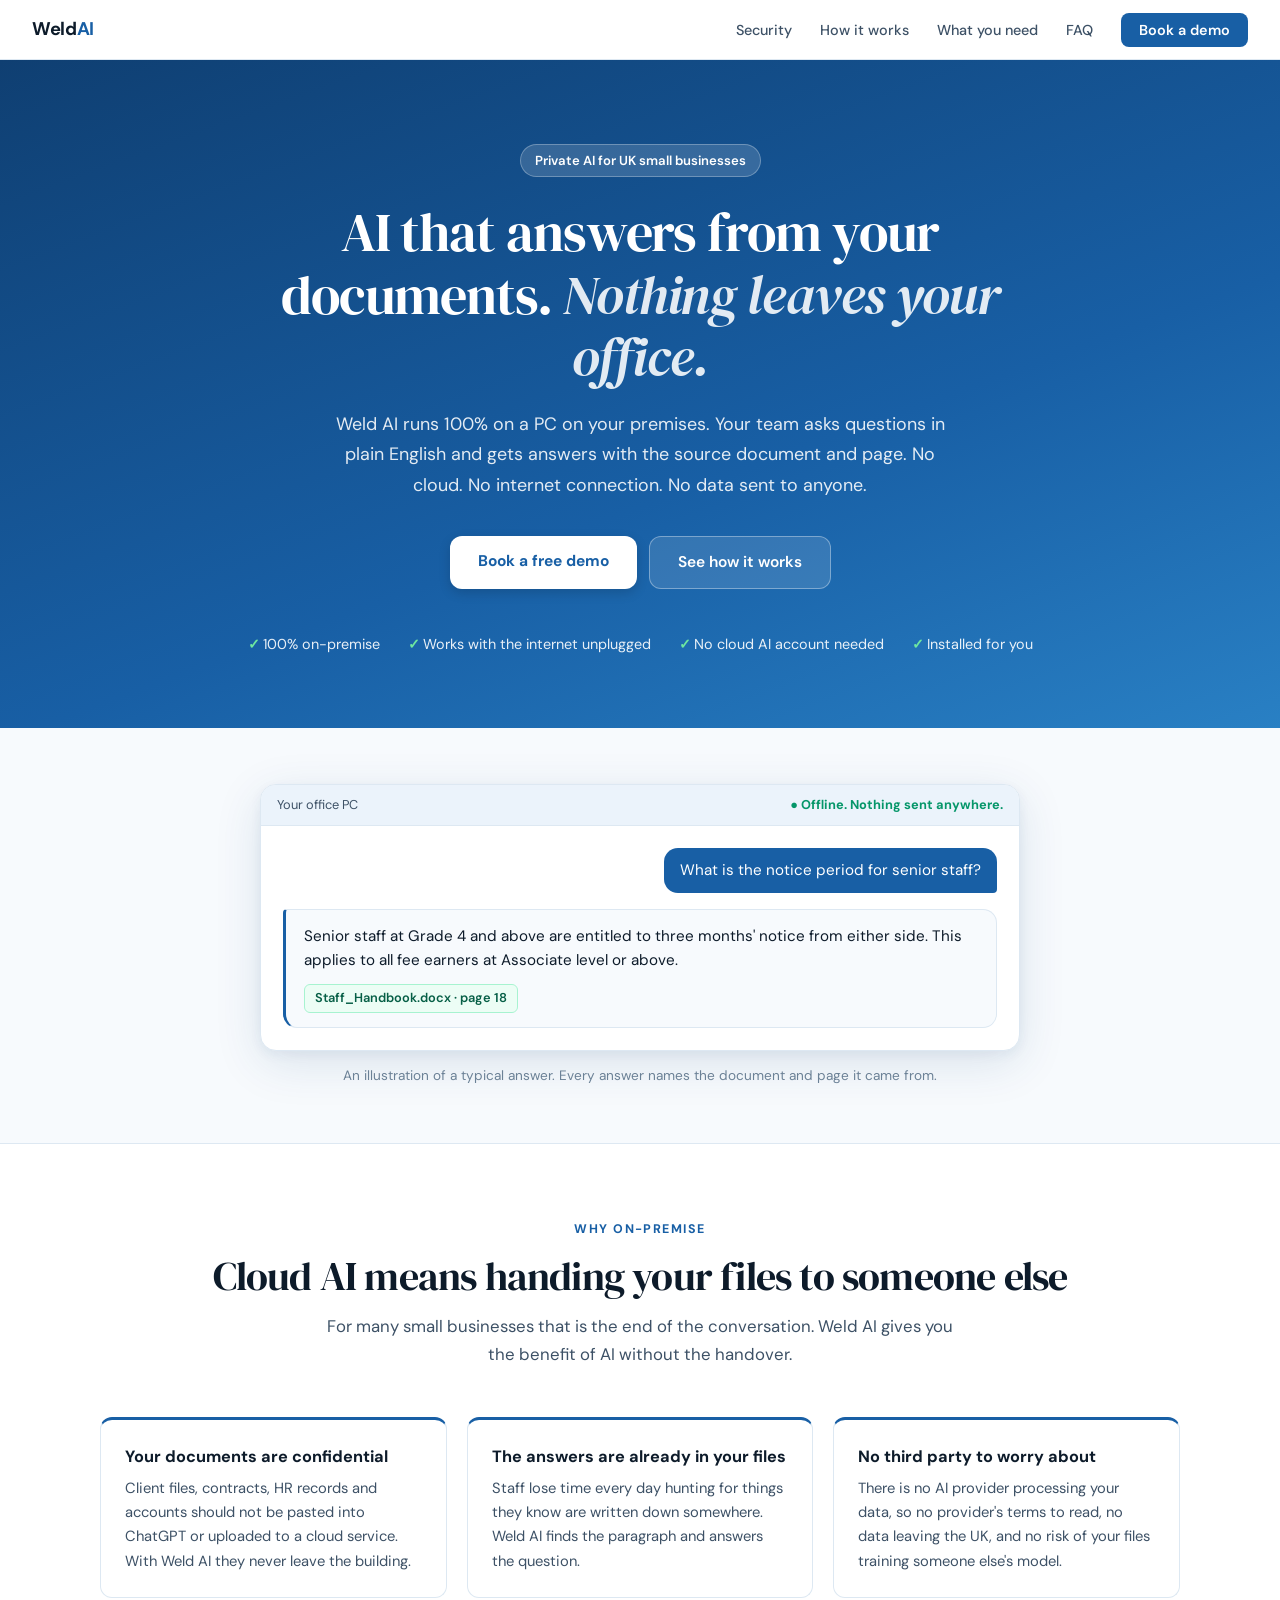
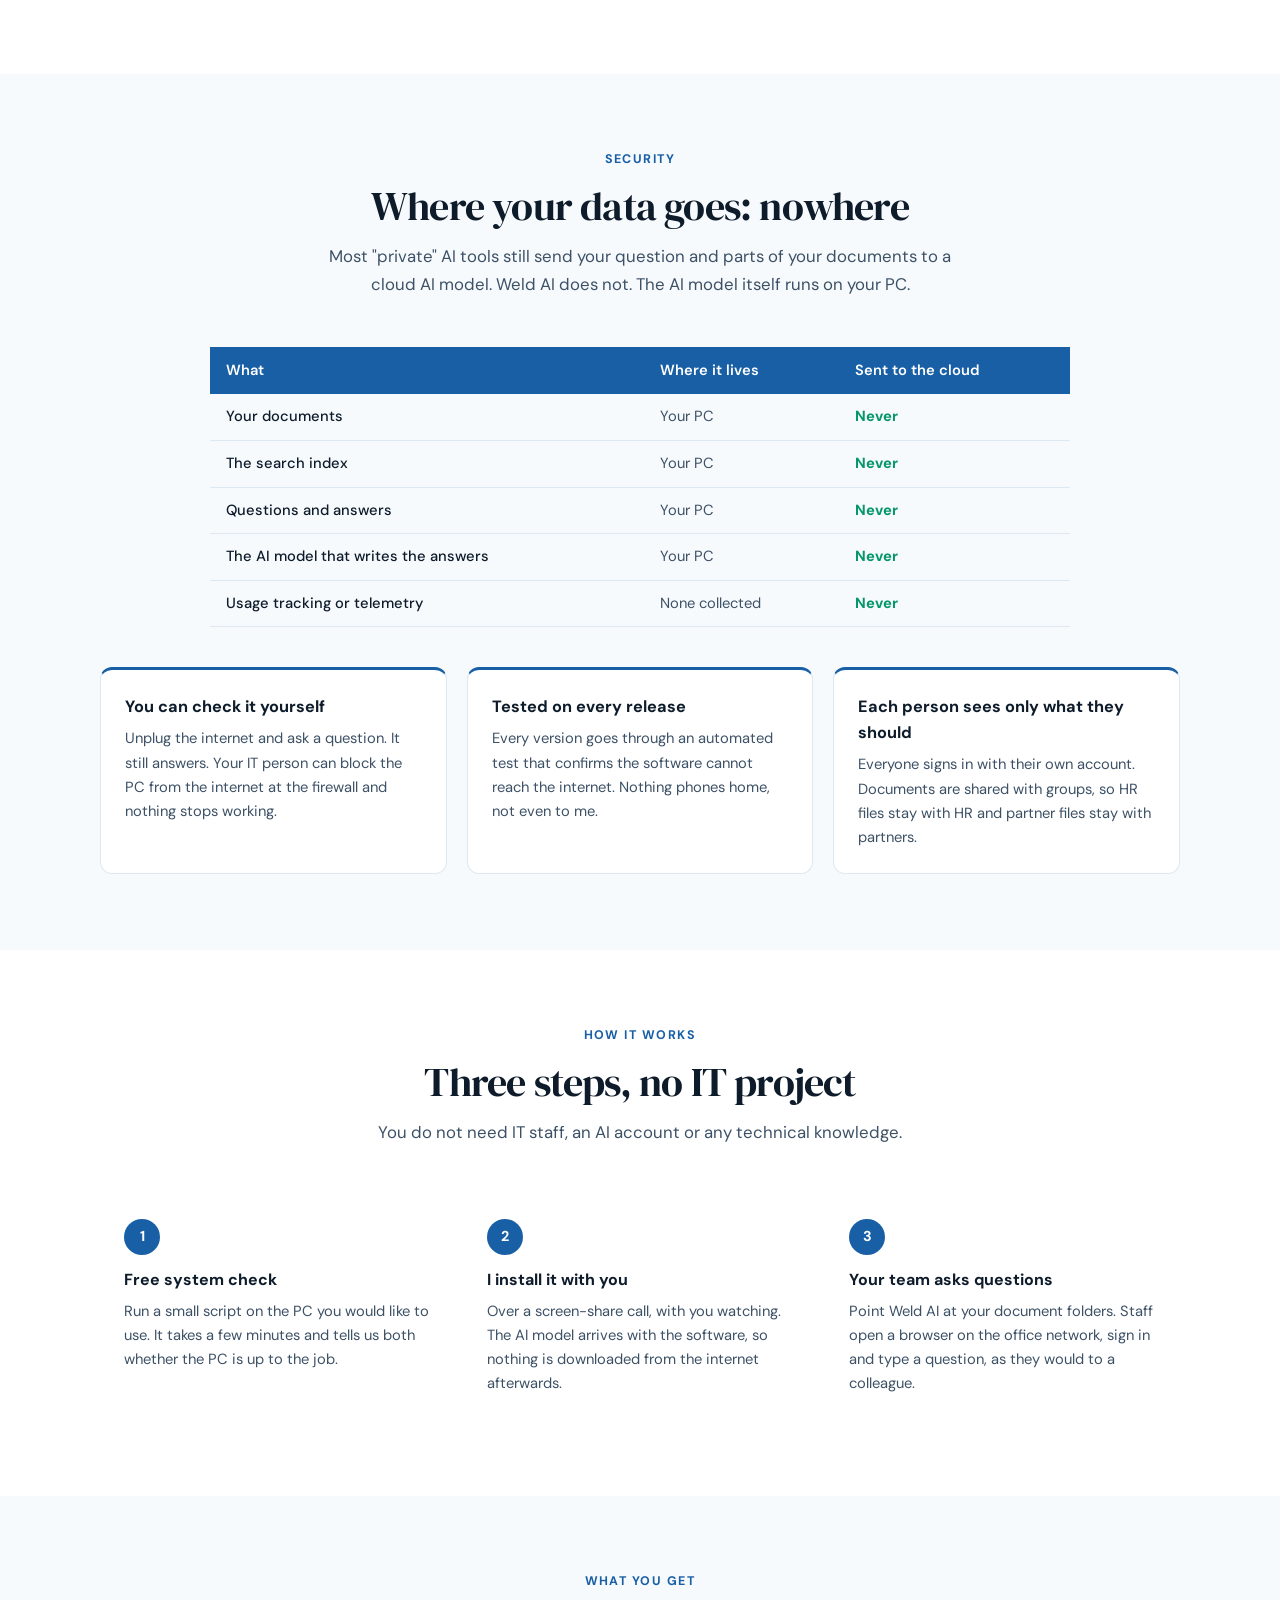
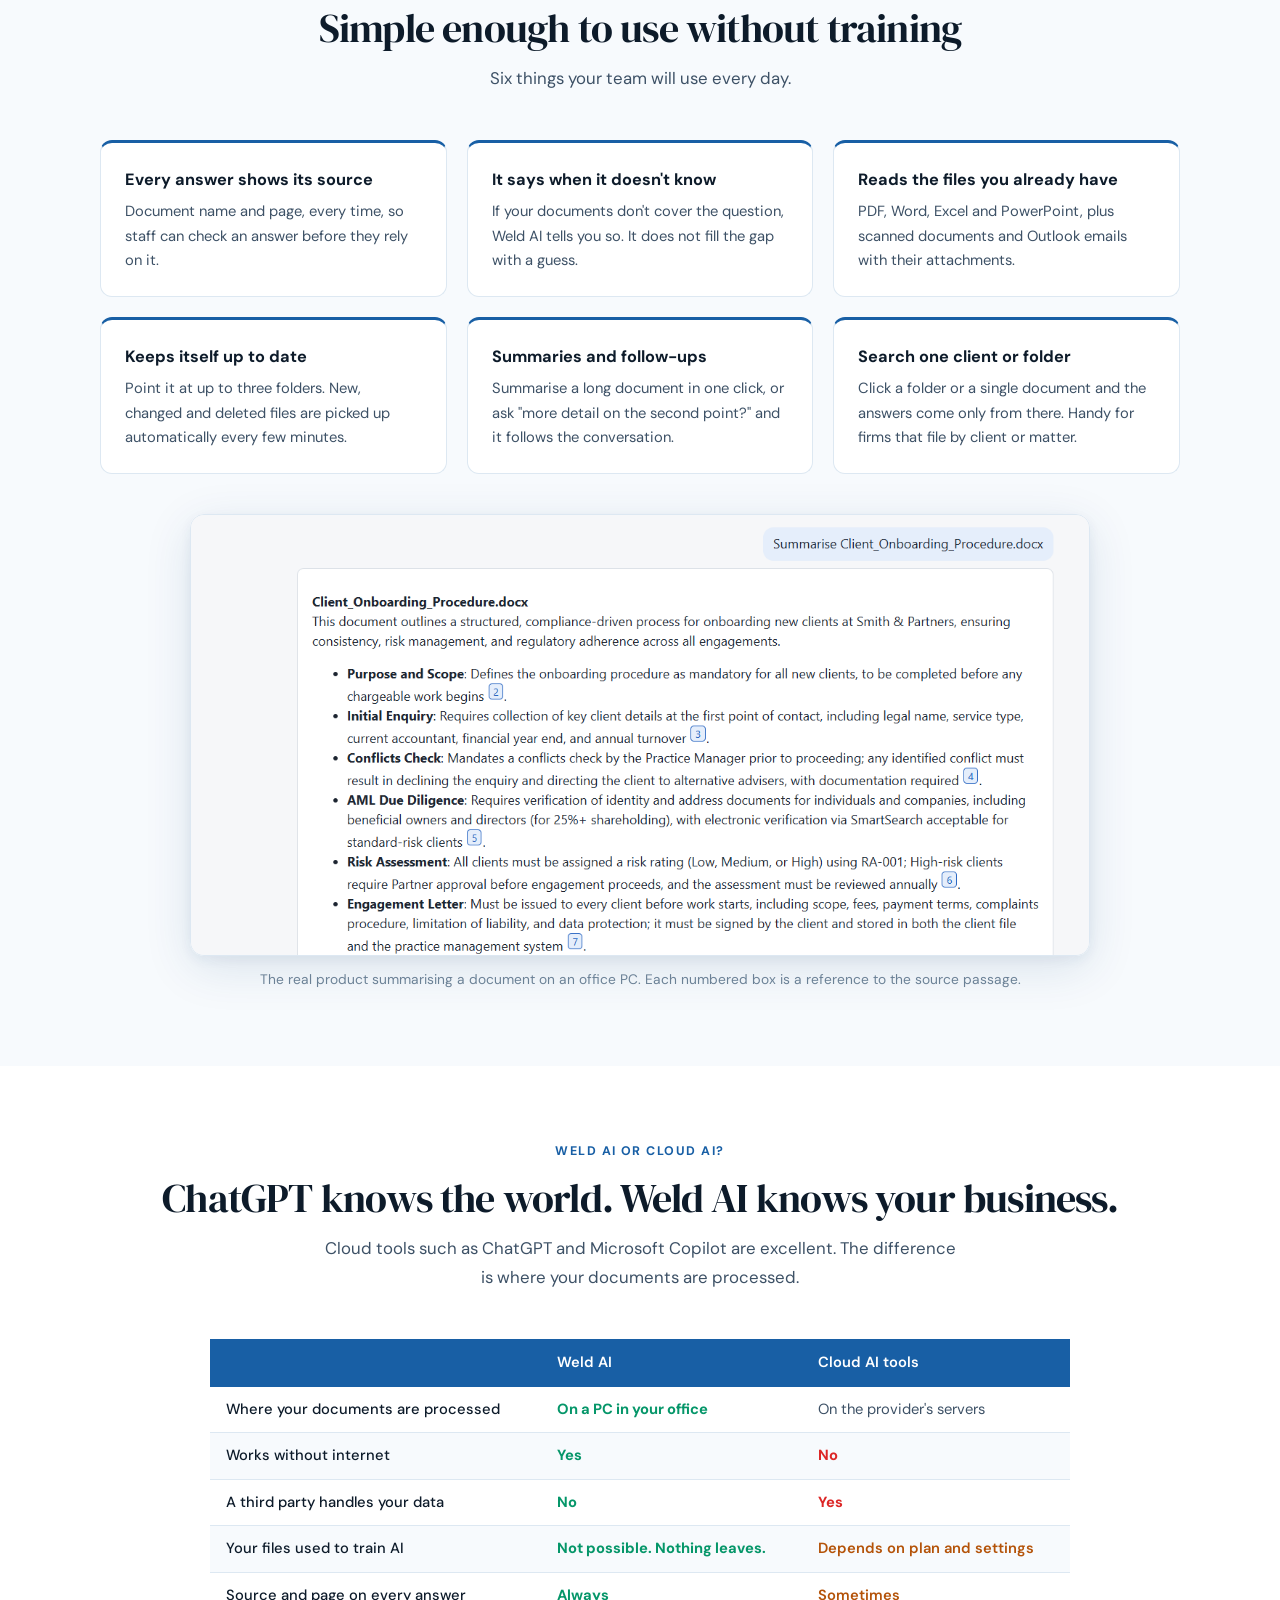
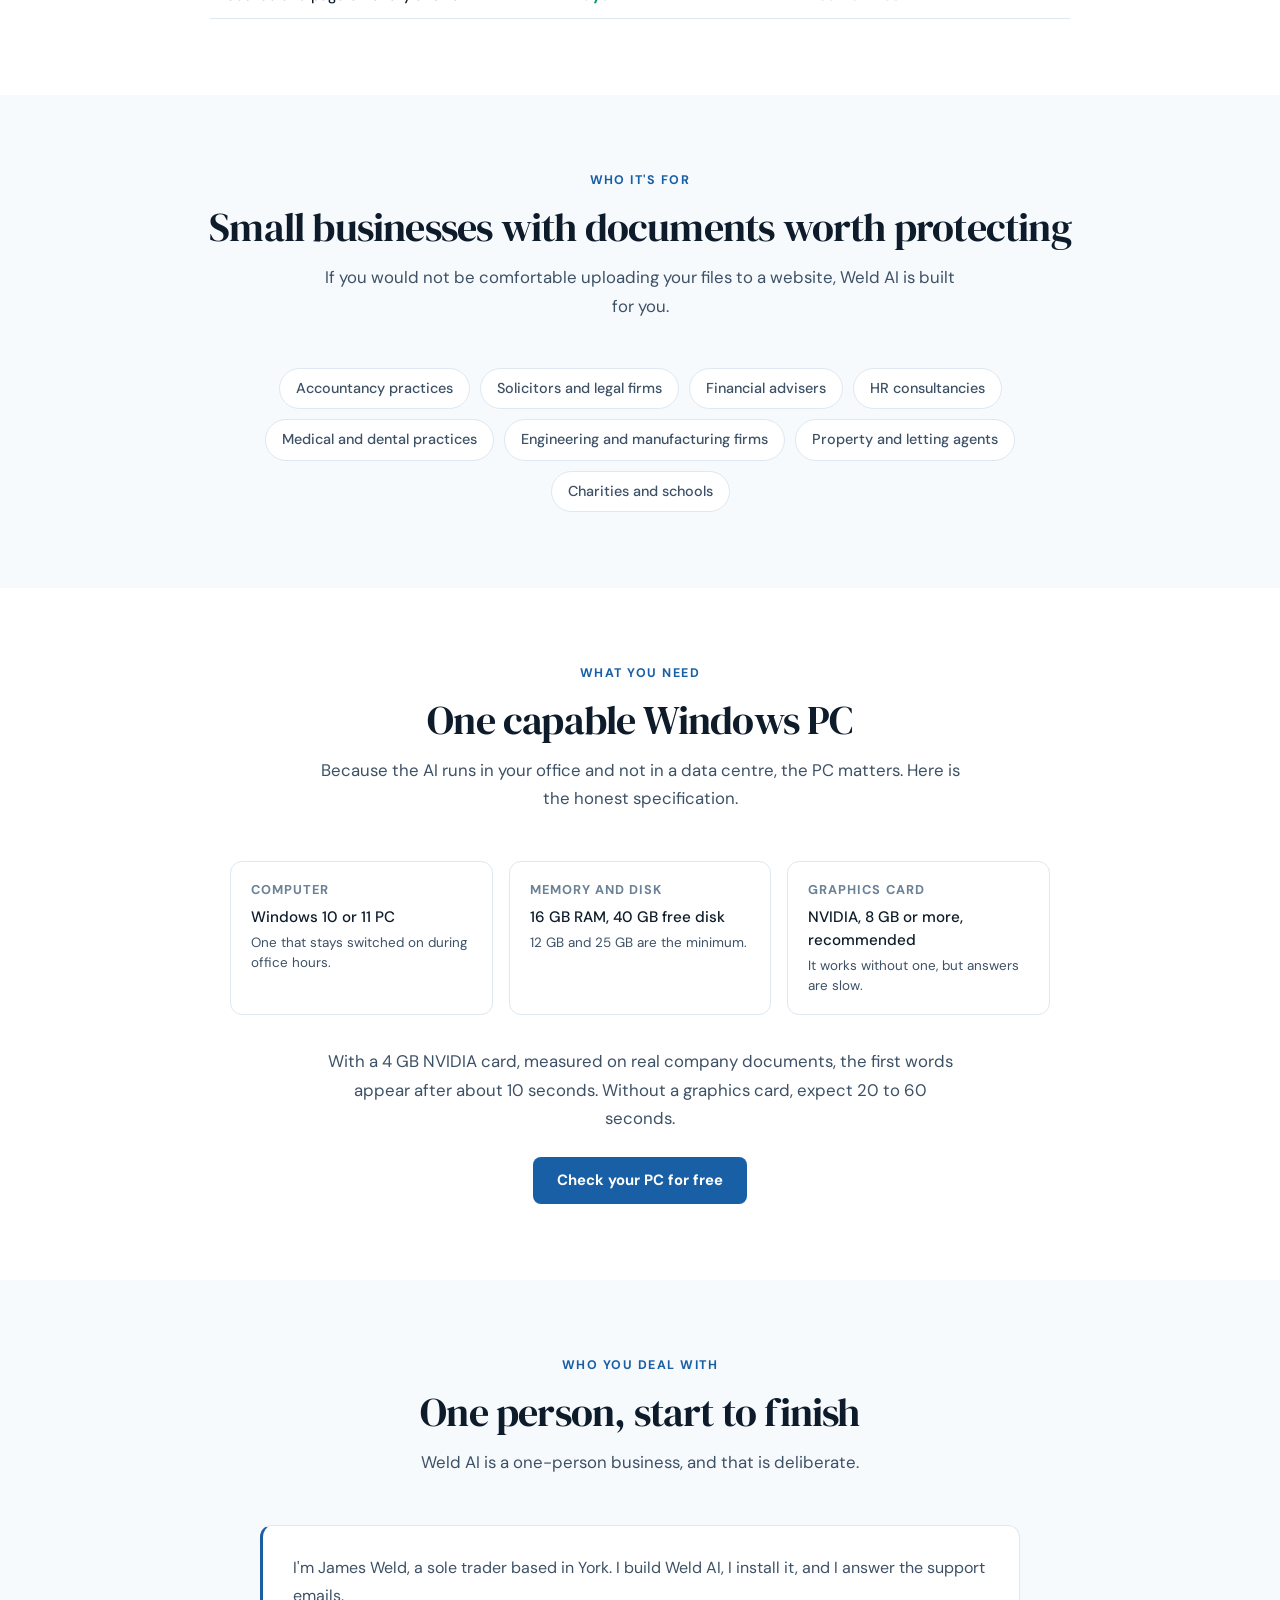
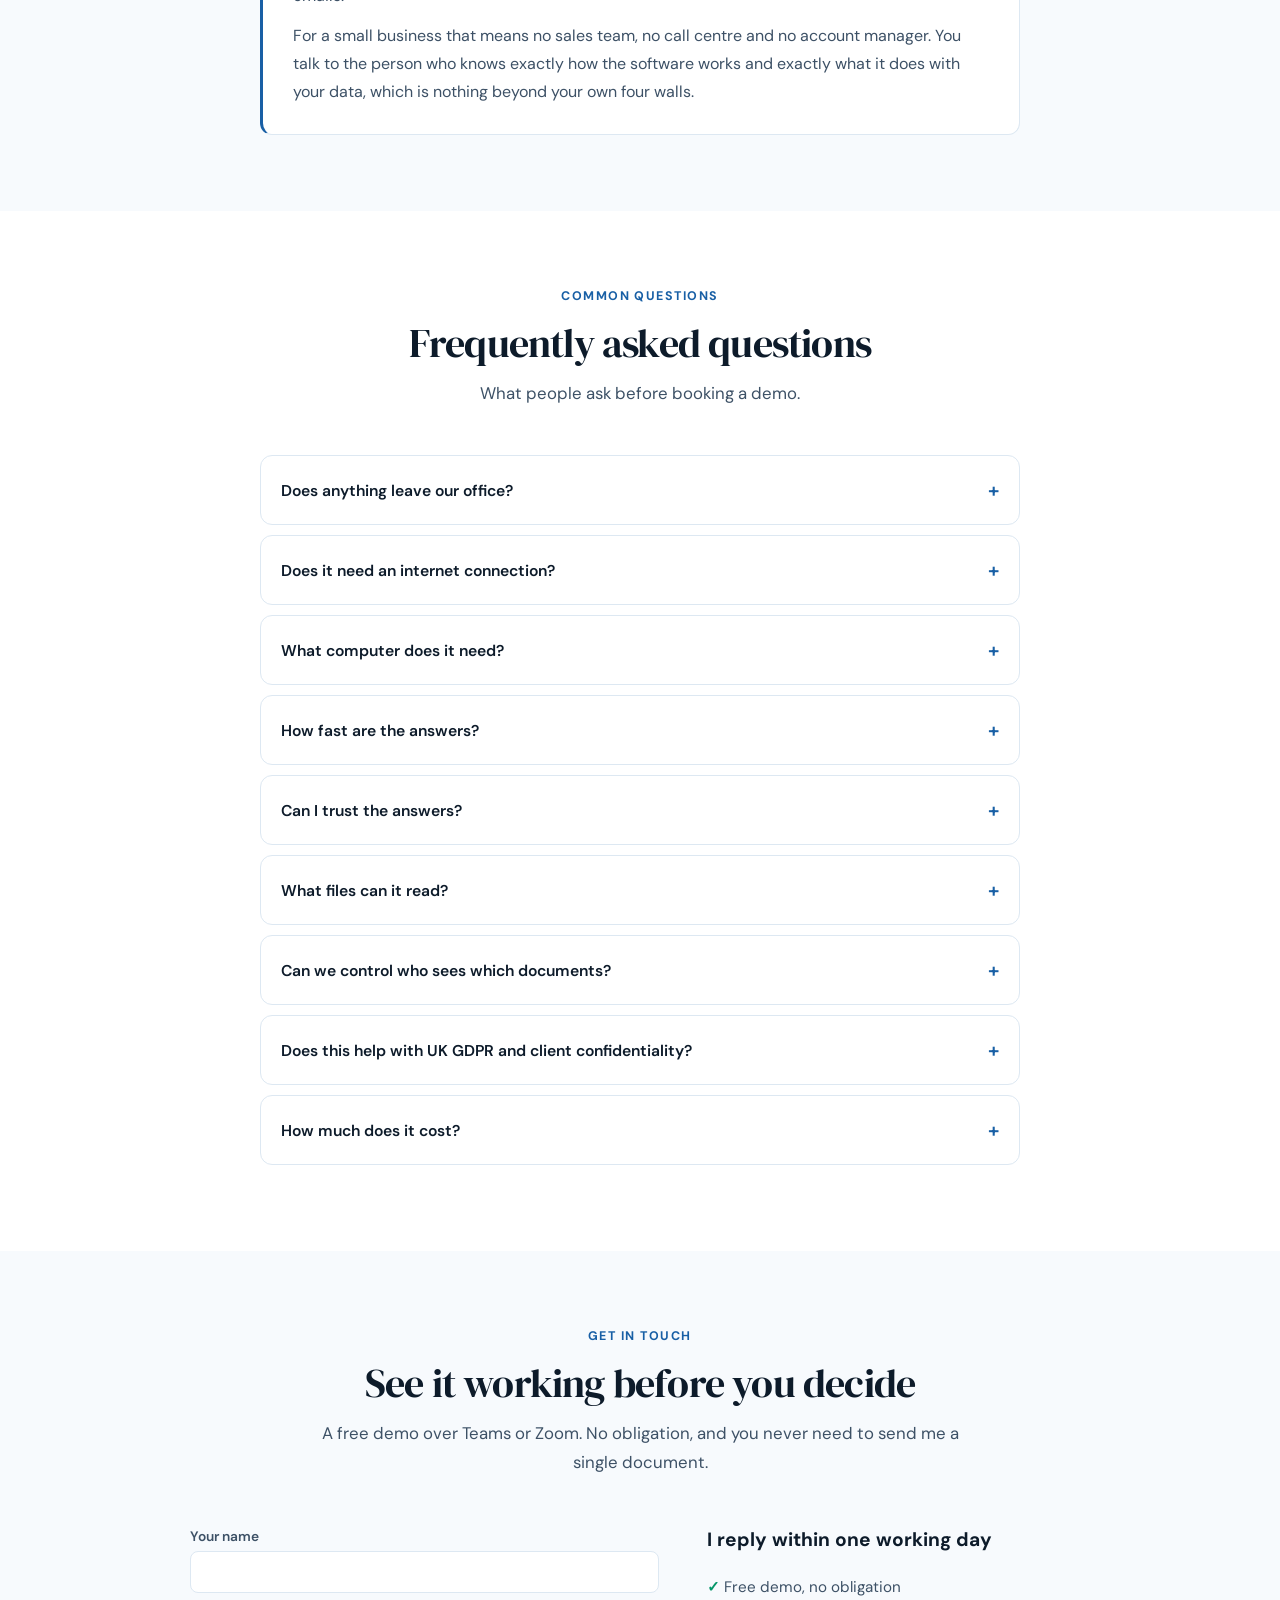
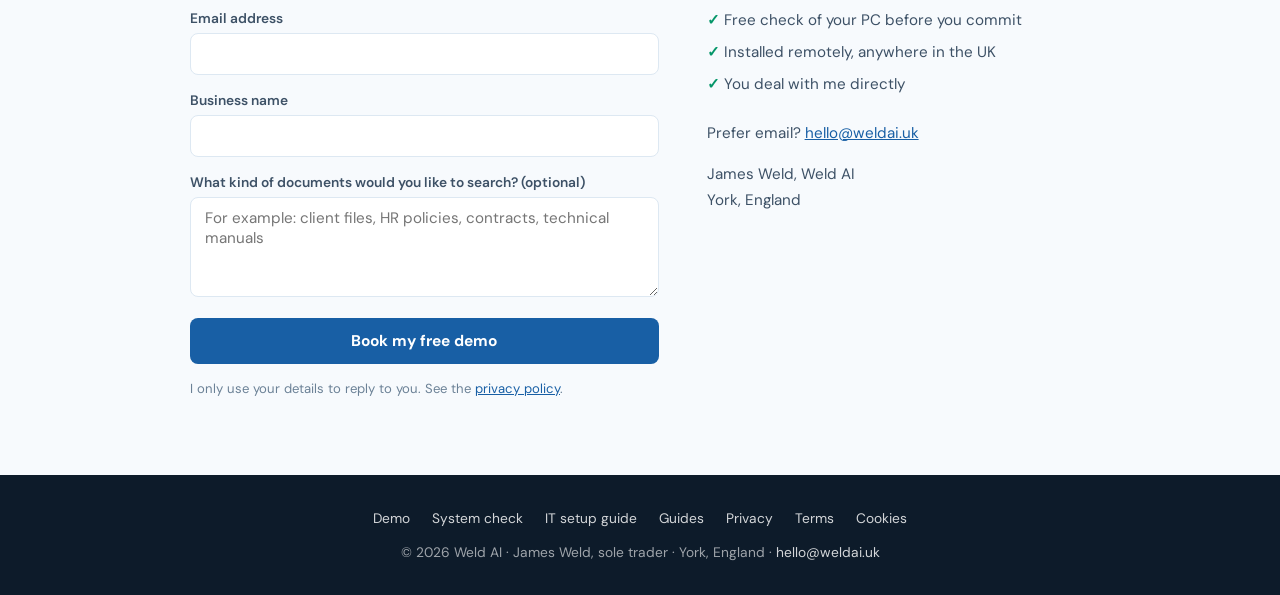
<file: index.html>
<!DOCTYPE html>
<html lang="en-GB">
<head>
<meta charset="UTF-8">
<meta name="viewport" content="width=device-width, initial-scale=1.0">
<title>Private AI for Small Business | 100% On-Premise, No Cloud | Weld AI</title>
<meta name="description" content="Weld AI is private AI document search for UK small businesses. It runs 100% on a PC in your office: no cloud, no internet connection, nothing leaves your premises.">
<link rel="canonical" href="https://www.weldai.uk/">
<link rel="icon" href="/favicon.svg" type="image/svg+xml">

<meta property="og:type" content="website">
<meta property="og:url" content="https://www.weldai.uk/">
<meta property="og:title" content="Private AI for small business. 100% on-premise, nothing goes to the cloud.">
<meta property="og:description" content="Ask your own documents anything and get an answer with the source and page. Weld AI runs entirely on a PC in your office. No cloud, no internet connection, nothing leaves your premises.">
<meta property="og:image" content="https://www.weldai.uk/screenshot-summary.png">
<meta property="og:site_name" content="Weld AI">
<meta property="og:locale" content="en_GB">
<meta name="twitter:card" content="summary_large_image">
<meta name="twitter:title" content="Private AI for small business. 100% on-premise, nothing goes to the cloud.">
<meta name="twitter:description" content="Ask your own documents anything and get an answer with the source and page. Runs entirely on a PC in your office. Nothing leaves your premises.">
<meta name="twitter:image" content="https://www.weldai.uk/screenshot-summary.png">

<link rel="stylesheet" href="/styles.css">

<script type="application/ld+json">
{
  "@context": "https://schema.org",
  "@graph": [
    {
      "@type": "WebSite",
      "@id": "https://www.weldai.uk/#website",
      "url": "https://www.weldai.uk/",
      "name": "Weld AI",
      "inLanguage": "en-GB",
      "publisher": {"@id": "https://www.weldai.uk/#organization"}
    },
    {
      "@type": "ProfessionalService",
      "@id": "https://www.weldai.uk/#organization",
      "name": "Weld AI",
      "url": "https://www.weldai.uk/",
      "image": "https://www.weldai.uk/screenshot-summary.png",
      "founder": {"@type": "Person", "name": "James Weld"},
      "email": "hello@weldai.uk",
      "address": {
        "@type": "PostalAddress",
        "addressLocality": "York",
        "addressCountry": "GB"
      },
      "areaServed": {"@type": "Country", "name": "United Kingdom"},
      "description": "On-premise private AI document search for UK small businesses. Installed on a PC in your office; nothing is sent to the cloud."
    },
    {
      "@type": "SoftwareApplication",
      "name": "Weld AI",
      "applicationCategory": "BusinessApplication",
      "operatingSystem": "Windows 10, Windows 11",
      "description": "On-premise AI document search. Staff ask questions in plain English and get answers with the source document and page. The AI model, the search index and the documents all stay on a PC in the customer's office, with no internet connection required.",
      "featureList": [
        "Runs fully offline on the customer's own PC",
        "Answers cite the source document and page",
        "Reads PDF, Word, Excel, PowerPoint, scanned documents and Outlook emails",
        "User accounts, groups and Active Directory sign-in"
      ],
      "provider": {"@id": "https://www.weldai.uk/#organization"}
    }
  ]
}
</script>

<script type="application/ld+json">
{
  "@context": "https://schema.org",
  "@type": "FAQPage",
  "mainEntity": [
    {
      "@type": "Question",
      "name": "Does anything leave our office?",
      "acceptedAnswer": {
        "@type": "Answer",
        "text": "No. The AI model, the search index, your documents, your questions and the answers all stay on the PC in your office. Weld AI makes no internet connections and sends no usage data to anyone, including me. There is no cloud AI provider involved at all."
      }
    },
    {
      "@type": "Question",
      "name": "Does it need an internet connection?",
      "acceptedAnswer": {
        "@type": "Answer",
        "text": "Not to run. Once installed, Weld AI works with the internet unplugged, and your IT person can block the PC from the internet at the firewall. An internet connection is used on install day only, for the screen-share call and to download Docker Desktop."
      }
    },
    {
      "@type": "Question",
      "name": "What computer does it need?",
      "acceptedAnswer": {
        "@type": "Answer",
        "text": "A Windows 10 or 11 PC that stays switched on, with 16 GB of memory and 40 GB of free disk space. An NVIDIA graphics card with 8 GB of memory or more is recommended for quick answers. The free system check tells you in a few minutes whether a PC you already own will do."
      }
    },
    {
      "@type": "Question",
      "name": "How fast are the answers?",
      "acceptedAnswer": {
        "@type": "Answer",
        "text": "It depends on the graphics card, because the AI runs on your PC rather than in a data centre. On a PC with a 4 GB NVIDIA card, measured on real company documents, the first words appear after about 10 seconds and a full answer takes about 14 seconds. A card with 8 GB or more is recommended. Without a graphics card it still works, but answers take 20 to 60 seconds or more."
      }
    },
    {
      "@type": "Question",
      "name": "Can I trust the answers?",
      "acceptedAnswer": {
        "@type": "Answer",
        "text": "Every answer names the document and page it came from, so staff can check it before relying on it. If your documents do not cover the question, Weld AI says so instead of guessing. Like any AI it can still make mistakes, so important answers should be checked against the source."
      }
    },
    {
      "@type": "Question",
      "name": "What files can it read?",
      "acceptedAnswer": {
        "@type": "Answer",
        "text": "PDF, Word, Excel, PowerPoint, CSV, HTML and plain text, plus scanned documents and images (read with OCR on your PC) and Outlook emails with their attachments. It can watch up to three folders and pick up new, changed and deleted files automatically."
      }
    },
    {
      "@type": "Question",
      "name": "Can we control who sees which documents?",
      "acceptedAnswer": {
        "@type": "Answer",
        "text": "Yes. Each person signs in with their own account. Documents are shared with groups, such as Partners or HR, and someone outside a group cannot search or get answers from its documents. Staff can also sign in with their existing Windows (Active Directory) account."
      }
    },
    {
      "@type": "Question",
      "name": "Does this help with UK GDPR and client confidentiality?",
      "acceptedAnswer": {
        "@type": "Answer",
        "text": "It removes the hardest part. Because nothing is sent to a third party, there is no AI provider acting as a data processor, no transfer of data outside the UK, and no question about your files being used to train someone else's model. You are still responsible for who has access and how you use it, so check it against your own policies."
      }
    },
    {
      "@type": "Question",
      "name": "How much does it cost?",
      "acceptedAnswer": {
        "@type": "Answer",
        "text": "It depends on your setup, so I quote after a short call and the free system check. Because there is no cloud AI provider, there are no per-question or per-user AI fees to pay anyone."
      }
    }
  ]
}
</script>
</head>
<body>
<a class="skip" href="#main">Skip to content</a>

<nav class="site-nav" aria-label="Main">
  <a class="nav-logo" href="/"><span>Weld</span>AI</a>
  <input type="checkbox" id="nav-toggle" class="nav-toggle" aria-hidden="true">
  <label for="nav-toggle" class="nav-burger" aria-label="Open menu"><span></span><span></span><span></span></label>
  <ul class="nav-links">
    <li><a href="#security">Security</a></li>
    <li><a href="#how">How it works</a></li>
    <li><a href="#requirements">What you need</a></li>
    <li><a href="#faq">FAQ</a></li>
    <li><a href="#contact" class="nav-cta">Book a demo</a></li>
  </ul>
</nav>

<main id="main">

<header class="hero">
  <div class="hero-badge">Private AI for UK small businesses</div>
  <h1>AI that answers from your documents. <em>Nothing leaves your office.</em></h1>
  <p class="lead">Weld AI runs 100% on a PC on your premises. Your team asks questions in plain English and gets answers with the source document and page. No cloud. No internet connection. No data sent to anyone.</p>
  <div class="hero-btns">
    <a href="#contact" class="btn-primary">Book a free demo</a>
    <a href="/demo.html" class="btn-ghost">See how it works</a>
  </div>
  <ul class="hero-props">
    <li>100% on-premise</li>
    <li>Works with the internet unplugged</li>
    <li>No cloud AI account needed</li>
    <li>Installed for you</li>
  </ul>
</header>

<div class="example-wrap">
  <div class="example">
    <div class="example-bar"><span>Your office PC</span><strong>● Offline. Nothing sent anywhere.</strong></div>
    <div class="example-body">
      <div class="q-bubble">What is the notice period for senior staff?</div>
      <div class="a-bubble">
        <p>Senior staff at Grade 4 and above are entitled to three months' notice from either side. This applies to all fee earners at Associate level or above.</p>
        <span class="source-chip">Staff_Handbook.docx · page 18</span>
      </div>
    </div>
  </div>
  <p class="example-caption">An illustration of a typical answer. Every answer names the document and page it came from.</p>
</div>

<section id="why">
  <div class="container">
    <div class="section-label">Why on-premise</div>
    <h2 class="section-title">Cloud AI means handing your files to someone else</h2>
    <p class="section-sub">For many small businesses that is the end of the conversation. Weld AI gives you the benefit of AI without the handover.</p>
    <div class="cards">
      <div class="card"><h3>Your documents are confidential</h3><p>Client files, contracts, HR records and accounts should not be pasted into ChatGPT or uploaded to a cloud service. With Weld AI they never leave the building.</p></div>
      <div class="card"><h3>The answers are already in your files</h3><p>Staff lose time every day hunting for things they know are written down somewhere. Weld AI finds the paragraph and answers the question.</p></div>
      <div class="card"><h3>No third party to worry about</h3><p>There is no AI provider processing your data, so no provider's terms to read, no data leaving the UK, and no risk of your files training someone else's model.</p></div>
    </div>
  </div>
</section>

<section id="security" class="alt">
  <div class="container">
    <div class="section-label">Security</div>
    <h2 class="section-title">Where your data goes: nowhere</h2>
    <p class="section-sub">Most "private" AI tools still send your question and parts of your documents to a cloud AI model. Weld AI does not. The AI model itself runs on your PC.</p>
    <div class="table-wrap">
      <table>
        <thead><tr><th>What</th><th>Where it lives</th><th>Sent to the cloud</th></tr></thead>
        <tbody>
          <tr><td>Your documents</td><td>Your PC</td><td class="check">Never</td></tr>
          <tr><td>The search index</td><td>Your PC</td><td class="check">Never</td></tr>
          <tr><td>Questions and answers</td><td>Your PC</td><td class="check">Never</td></tr>
          <tr><td>The AI model that writes the answers</td><td>Your PC</td><td class="check">Never</td></tr>
          <tr><td>Usage tracking or telemetry</td><td>None collected</td><td class="check">Never</td></tr>
        </tbody>
      </table>
    </div>
    <div class="cards" style="margin-top:2.5rem">
      <div class="card"><h3>You can check it yourself</h3><p>Unplug the internet and ask a question. It still answers. Your IT person can block the PC from the internet at the firewall and nothing stops working.</p></div>
      <div class="card"><h3>Tested on every release</h3><p>Every version goes through an automated test that confirms the software cannot reach the internet. Nothing phones home, not even to me.</p></div>
      <div class="card"><h3>Each person sees only what they should</h3><p>Everyone signs in with their own account. Documents are shared with groups, so HR files stay with HR and partner files stay with partners.</p></div>
    </div>
  </div>
</section>

<section id="how">
  <div class="container">
    <div class="section-label">How it works</div>
    <h2 class="section-title">Three steps, no IT project</h2>
    <p class="section-sub">You do not need IT staff, an AI account or any technical knowledge.</p>
    <div class="steps-row">
      <div class="step"><div class="step-num">1</div><h3>Free system check</h3><p>Run a small script on the PC you would like to use. It takes a few minutes and tells us both whether the PC is up to the job.</p></div>
      <div class="step"><div class="step-num">2</div><h3>I install it with you</h3><p>Over a screen-share call, with you watching. The AI model arrives with the software, so nothing is downloaded from the internet afterwards.</p></div>
      <div class="step"><div class="step-num">3</div><h3>Your team asks questions</h3><p>Point Weld AI at your document folders. Staff open a browser on the office network, sign in and type a question, as they would to a colleague.</p></div>
    </div>
  </div>
</section>

<section id="features" class="alt">
  <div class="container">
    <div class="section-label">What you get</div>
    <h2 class="section-title">Simple enough to use without training</h2>
    <p class="section-sub">Six things your team will use every day.</p>
    <div class="cards">
      <div class="card"><h3>Every answer shows its source</h3><p>Document name and page, every time, so staff can check an answer before they rely on it.</p></div>
      <div class="card"><h3>It says when it doesn't know</h3><p>If your documents don't cover the question, Weld AI tells you so. It does not fill the gap with a guess.</p></div>
      <div class="card"><h3>Reads the files you already have</h3><p>PDF, Word, Excel and PowerPoint, plus scanned documents and Outlook emails with their attachments.</p></div>
      <div class="card"><h3>Keeps itself up to date</h3><p>Point it at up to three folders. New, changed and deleted files are picked up automatically every few minutes.</p></div>
      <div class="card"><h3>Summaries and follow-ups</h3><p>Summarise a long document in one click, or ask "more detail on the second point?" and it follows the conversation.</p></div>
      <div class="card"><h3>Search one client or folder</h3><p>Click a folder or a single document and the answers come only from there. Handy for firms that file by client or matter.</p></div>
    </div>
    <figure class="shot">
      <img src="/screenshot-summary.png" width="1237" height="606" loading="lazy" alt="Weld AI summarising a client onboarding procedure document, with a numbered reference to the source passage after each point">
      <figcaption>The real product summarising a document on an office PC. Each numbered box is a reference to the source passage.</figcaption>
    </figure>
  </div>
</section>

<section id="compare">
  <div class="container">
    <div class="section-label">Weld AI or cloud AI?</div>
    <h2 class="section-title">ChatGPT knows the world. Weld AI knows your business.</h2>
    <p class="section-sub">Cloud tools such as ChatGPT and Microsoft Copilot are excellent. The difference is where your documents are processed.</p>
    <div class="table-wrap">
      <table>
        <thead><tr><th></th><th>Weld AI</th><th>Cloud AI tools</th></tr></thead>
        <tbody>
          <tr><td>Where your documents are processed</td><td class="check">On a PC in your office</td><td>On the provider's servers</td></tr>
          <tr><td>Works without internet</td><td class="check">Yes</td><td class="cross">No</td></tr>
          <tr><td>A third party handles your data</td><td class="check">No</td><td class="cross">Yes</td></tr>
          <tr><td>Your files used to train AI</td><td class="check">Not possible. Nothing leaves.</td><td class="part">Depends on plan and settings</td></tr>
          <tr><td>Source and page on every answer</td><td class="check">Always</td><td class="part">Sometimes</td></tr>
        </tbody>
      </table>
    </div>
  </div>
</section>

<section id="who" class="alt">
  <div class="container">
    <div class="section-label">Who it's for</div>
    <h2 class="section-title">Small businesses with documents worth protecting</h2>
    <p class="section-sub">If you would not be comfortable uploading your files to a website, Weld AI is built for you.</p>
    <ul class="pills">
      <li>Accountancy practices</li>
      <li>Solicitors and legal firms</li>
      <li>Financial advisers</li>
      <li>HR consultancies</li>
      <li>Medical and dental practices</li>
      <li>Engineering and manufacturing firms</li>
      <li>Property and letting agents</li>
      <li>Charities and schools</li>
    </ul>
  </div>
</section>

<section id="requirements">
  <div class="container">
    <div class="section-label">What you need</div>
    <h2 class="section-title">One capable Windows PC</h2>
    <p class="section-sub">Because the AI runs in your office and not in a data centre, the PC matters. Here is the honest specification.</p>
    <div class="spec">
      <div><h3>Computer</h3><p>Windows 10 or 11 PC<small>One that stays switched on during office hours.</small></p></div>
      <div><h3>Memory and disk</h3><p>16 GB RAM, 40 GB free disk<small>12 GB and 25 GB are the minimum.</small></p></div>
      <div><h3>Graphics card</h3><p>NVIDIA, 8 GB or more, recommended<small>It works without one, but answers are slow.</small></p></div>
    </div>
    <p class="section-sub" style="margin:2rem auto 1.5rem">With a 4 GB NVIDIA card, measured on real company documents, the first words appear after about 10 seconds. Without a graphics card, expect 20 to 60 seconds.</p>
    <p style="text-align:center"><a class="btn-solid" href="/systemcheck.html">Check your PC for free</a></p>
  </div>
</section>

<section id="about" class="alt">
  <div class="container">
    <div class="section-label">Who you deal with</div>
    <h2 class="section-title">One person, start to finish</h2>
    <p class="section-sub">Weld AI is a one-person business, and that is deliberate.</p>
    <div class="about">
      <p>I'm James Weld, a sole trader based in York. I build Weld AI, I install it, and I answer the support emails.</p>
      <p>For a small business that means no sales team, no call centre and no account manager. You talk to the person who knows exactly how the software works and exactly what it does with your data, which is nothing beyond your own four walls.</p>
    </div>
  </div>
</section>

<section id="faq">
  <div class="container">
    <div class="section-label">Common questions</div>
    <h2 class="section-title">Frequently asked questions</h2>
    <p class="section-sub">What people ask before booking a demo.</p>
    <div class="faq-list">

      <details>
        <summary>Does anything leave our office?</summary>
        <div class="faq-a"><p>No. The AI model, the search index, your documents, your questions and the answers all stay on the PC in your office. Weld AI makes no internet connections and sends no usage data to anyone, including me. There is no cloud AI provider involved at all.</p></div>
      </details>

      <details>
        <summary>Does it need an internet connection?</summary>
        <div class="faq-a"><p>Not to run. Once installed, Weld AI works with the internet unplugged, and your IT person can block the PC from the internet at the firewall. An internet connection is used on install day only, for the screen-share call and to download Docker Desktop.</p></div>
      </details>

      <details>
        <summary>What computer does it need?</summary>
        <div class="faq-a">
          <p>A Windows 10 or 11 PC that stays switched on, with 16 GB of memory and 40 GB of free disk space. An NVIDIA graphics card with 8 GB of memory or more is recommended for quick answers. The free system check tells you in a few minutes whether a PC you already own will do.</p>
          <p><a href="/systemcheck.html">Run the free system check →</a> &nbsp; <a href="/it-setup.html">IT setup guide →</a></p>
        </div>
      </details>

      <details>
        <summary>How fast are the answers?</summary>
        <div class="faq-a"><p>It depends on the graphics card, because the AI runs on your PC rather than in a data centre. On a PC with a 4 GB NVIDIA card, measured on real company documents, the first words appear after about 10 seconds and a full answer takes about 14 seconds. A card with 8 GB or more is recommended. Without a graphics card it still works, but answers take 20 to 60 seconds or more.</p></div>
      </details>

      <details>
        <summary>Can I trust the answers?</summary>
        <div class="faq-a"><p>Every answer names the document and page it came from, so staff can check it before relying on it. If your documents do not cover the question, Weld AI says so instead of guessing. Like any AI it can still make mistakes, so important answers should be checked against the source.</p></div>
      </details>

      <details>
        <summary>What files can it read?</summary>
        <div class="faq-a"><p>PDF, Word, Excel, PowerPoint, CSV, HTML and plain text, plus scanned documents and images (read with OCR on your PC) and Outlook emails with their attachments. It can watch up to three folders and pick up new, changed and deleted files automatically.</p></div>
      </details>

      <details>
        <summary>Can we control who sees which documents?</summary>
        <div class="faq-a"><p>Yes. Each person signs in with their own account. Documents are shared with groups, such as Partners or HR, and someone outside a group cannot search or get answers from its documents. Staff can also sign in with their existing Windows (Active Directory) account.</p></div>
      </details>

      <details>
        <summary>Does this help with UK GDPR and client confidentiality?</summary>
        <div class="faq-a"><p>It removes the hardest part. Because nothing is sent to a third party, there is no AI provider acting as a data processor, no transfer of data outside the UK, and no question about your files being used to train someone else's model. You are still responsible for who has access and how you use it, so check it against your own policies.</p></div>
      </details>

      <details>
        <summary>How much does it cost?</summary>
        <div class="faq-a"><p>It depends on your setup, so I quote after a short call and the free system check. Because there is no cloud AI provider, there are no per-question or per-user AI fees to pay anyone.</p></div>
      </details>

    </div>
  </div>
</section>

<section id="contact" class="alt">
  <div class="container">
    <div class="section-label">Get in touch</div>
    <h2 class="section-title">See it working before you decide</h2>
    <p class="section-sub">A free demo over Teams or Zoom. No obligation, and you never need to send me a single document.</p>
    <div class="contact-grid">
      <form id="demo-form" action="https://formspree.io/f/xgoqlozb" method="POST">
        <div><label for="f-name">Your name</label><input id="f-name" type="text" name="name" autocomplete="name" required></div>
        <div><label for="f-email">Email address</label><input id="f-email" type="email" name="email" autocomplete="email" required></div>
        <div><label for="f-company">Business name</label><input id="f-company" type="text" name="company" autocomplete="organization"></div>
        <div><label for="f-docs">What kind of documents would you like to search? (optional)</label><textarea id="f-docs" name="documents" placeholder="For example: client files, HR policies, contracts, technical manuals"></textarea></div>
        <input class="hp" type="text" name="_gotcha" tabindex="-1" autocomplete="off" aria-hidden="true">
        <button type="submit" class="form-submit">Book my free demo</button>
        <p id="demo-form-status" class="form-note" role="status" style="display:none"></p>
        <p class="form-note">I only use your details to reply to you. See the <a href="/privacy.html">privacy policy</a>.</p>
      </form>
      <div class="contact-info">
        <h3>I reply within one working day</h3>
        <ul>
          <li>Free demo, no obligation</li>
          <li>Free check of your PC before you commit</li>
          <li>Installed remotely, anywhere in the UK</li>
          <li>You deal with me directly</li>
        </ul>
        <p>Prefer email? <a href="mailto:hello@weldai.uk">hello@weldai.uk</a></p>
        <p>James Weld, Weld AI<br>York, England</p>
      </div>
    </div>
  </div>
</section>

</main>

<footer class="site-footer">
  <ul class="footer-links">
    <li><a href="/demo.html">Demo</a></li>
    <li><a href="/systemcheck.html">System check</a></li>
    <li><a href="/it-setup.html">IT setup guide</a></li>
    <li><a href="/blog.html">Guides</a></li>
    <li><a href="/privacy.html">Privacy</a></li>
    <li><a href="/terms.html">Terms</a></li>
    <li><a href="/cookies.html">Cookies</a></li>
  </ul>
  <p>© 2026 Weld AI · James Weld, sole trader · York, England · <a href="mailto:hello@weldai.uk">hello@weldai.uk</a></p>
</footer>

<script>
document.querySelectorAll('.nav-links a').forEach(function(a){
  a.addEventListener('click',function(){document.getElementById('nav-toggle').checked=false});
});
(function(){
  var form=document.getElementById('demo-form');
  if(!form)return;
  var status=document.getElementById('demo-form-status');
  var btn=form.querySelector('.form-submit');
  var fallback='Something went wrong. Please email hello@weldai.uk.';
  function show(msg,ok){status.textContent=msg;status.style.display='block';status.style.color=ok?'#059669':'#DC2626';}
  form.addEventListener('submit',function(e){
    e.preventDefault();
    var original=btn.textContent;
    btn.disabled=true;btn.style.opacity='0.6';btn.textContent='Sending...';
    fetch(form.action,{method:'POST',body:new FormData(form),headers:{'Accept':'application/json'}})
      .then(function(r){
        if(r.ok){form.reset();show("Thanks. I'll be in touch within one working day.",true);return;}
        return r.json().then(function(d){
          show((d.errors&&d.errors.length)?d.errors.map(function(x){return x.message}).join(', '):fallback,false);
        }).catch(function(){show(fallback,false);});
      })
      .catch(function(){show('Network error. Please email hello@weldai.uk.',false);})
      .finally(function(){btn.disabled=false;btn.style.opacity='';btn.textContent=original;});
  });
})();
</script>
</body>
</html>
</file>
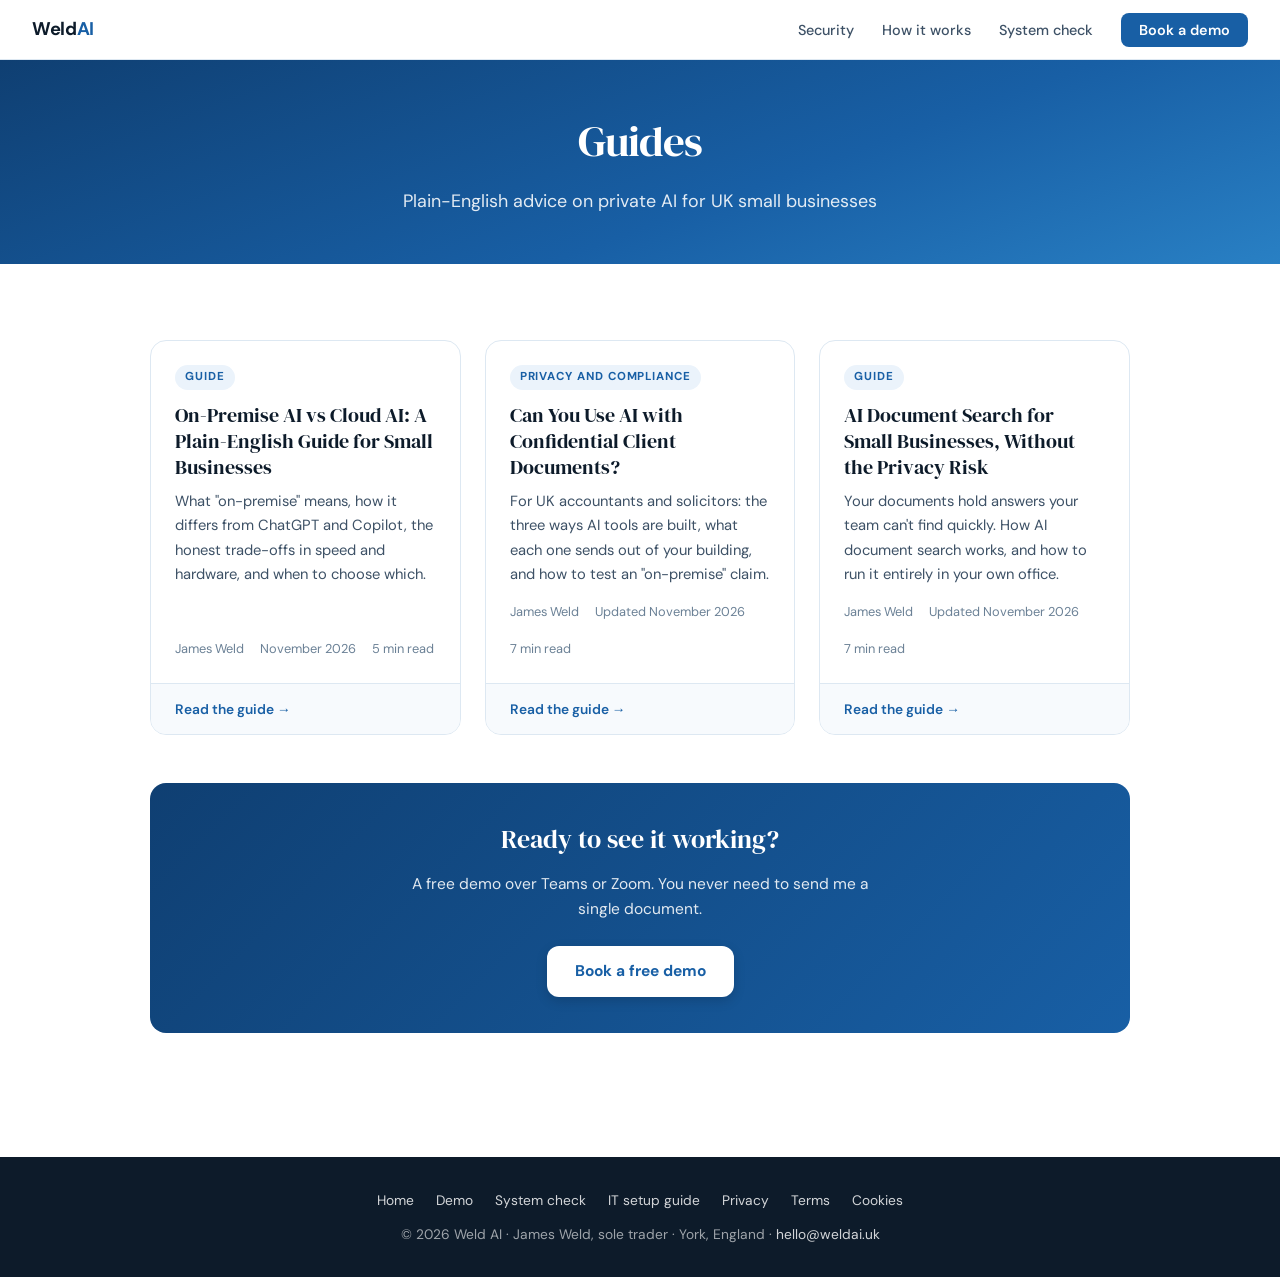
<file: blog.html>
<!DOCTYPE html>
<html lang="en-GB">
<head>
<meta charset="UTF-8">
<meta name="viewport" content="width=device-width, initial-scale=1.0">
<title>Guides: Private and On-Premise AI for Small Businesses | Weld AI</title>
<meta name="description" content="Plain-English guides for UK small businesses on private AI, on-premise AI versus cloud AI, and using AI safely with confidential documents.">
<link rel="canonical" href="https://www.weldai.uk/blog.html">
<link rel="icon" href="/favicon.svg" type="image/svg+xml">
<meta property="og:type" content="website">
<meta property="og:url" content="https://www.weldai.uk/blog.html">
<meta property="og:title" content="Guides: private and on-premise AI for small businesses">
<meta property="og:description" content="Plain-English guides on private AI, on-premise versus cloud AI, and using AI safely with confidential documents.">
<meta property="og:image" content="https://www.weldai.uk/screenshot-summary.png">
<meta property="og:site_name" content="Weld AI">
<meta property="og:locale" content="en_GB">
<link rel="stylesheet" href="/styles.css">
</head>
<body>
<a class="skip" href="#main">Skip to content</a>

<nav class="site-nav" aria-label="Main">
  <a class="nav-logo" href="/"><span>Weld</span>AI</a>
  <input type="checkbox" id="nav-toggle" class="nav-toggle" aria-hidden="true">
  <label for="nav-toggle" class="nav-burger" aria-label="Open menu"><span></span><span></span><span></span></label>
  <ul class="nav-links">
    <li><a href="/#security">Security</a></li>
    <li><a href="/#how">How it works</a></li>
    <li><a href="/systemcheck.html">System check</a></li>
    <li><a href="/#contact" class="nav-cta">Book a demo</a></li>
  </ul>
</nav>

<header class="hero small">
  <h1>Guides</h1>
  <p class="lead" style="margin-bottom:0">Plain-English advice on private AI for UK small businesses</p>
</header>

<main id="main">
<section>
  <div class="container" style="max-width:980px">

    <div class="blog-grid">

      <a href="/blog/on-premise-ai-vs-cloud-ai-small-business.html" class="blog-card">
        <div class="card-body">
          <span class="card-tag">Guide</span>
          <h2>On-Premise AI vs Cloud AI: A Plain-English Guide for Small Businesses</h2>
          <p>What "on-premise" means, how it differs from ChatGPT and Copilot, the honest trade-offs in speed and hardware, and when to choose which.</p>
          <div class="card-meta"><span>James Weld</span><span>November 2026</span><span>5 min read</span></div>
        </div>
        <div class="card-footer">Read the guide →</div>
      </a>

      <a href="/blog/ai-confidential-documents-accountants-solicitors.html" class="blog-card">
        <div class="card-body">
          <span class="card-tag">Privacy and compliance</span>
          <h2>Can You Use AI with Confidential Client Documents?</h2>
          <p>For UK accountants and solicitors: the three ways AI tools are built, what each one sends out of your building, and how to test an "on-premise" claim.</p>
          <div class="card-meta"><span>James Weld</span><span>Updated November 2026</span><span>7 min read</span></div>
        </div>
        <div class="card-footer">Read the guide →</div>
      </a>

      <a href="/blog/ai-document-search-small-business.html" class="blog-card">
        <div class="card-body">
          <span class="card-tag">Guide</span>
          <h2>AI Document Search for Small Businesses, Without the Privacy Risk</h2>
          <p>Your documents hold answers your team can't find quickly. How AI document search works, and how to run it entirely in your own office.</p>
          <div class="card-meta"><span>James Weld</span><span>Updated November 2026</span><span>7 min read</span></div>
        </div>
        <div class="card-footer">Read the guide →</div>
      </a>

    </div>

    <div class="cta-box">
      <h2>Ready to see it working?</h2>
      <p>A free demo over Teams or Zoom. You never need to send me a single document.</p>
      <a href="/#contact" class="btn-primary">Book a free demo</a>
    </div>

  </div>
</section>
</main>

<footer class="site-footer">
  <ul class="footer-links">
    <li><a href="/">Home</a></li>
    <li><a href="/demo.html">Demo</a></li>
    <li><a href="/systemcheck.html">System check</a></li>
    <li><a href="/it-setup.html">IT setup guide</a></li>
    <li><a href="/privacy.html">Privacy</a></li>
    <li><a href="/terms.html">Terms</a></li>
    <li><a href="/cookies.html">Cookies</a></li>
  </ul>
  <p>© 2026 Weld AI · James Weld, sole trader · York, England · <a href="mailto:hello@weldai.uk">hello@weldai.uk</a></p>
</footer>
</body>
</html>
</file>
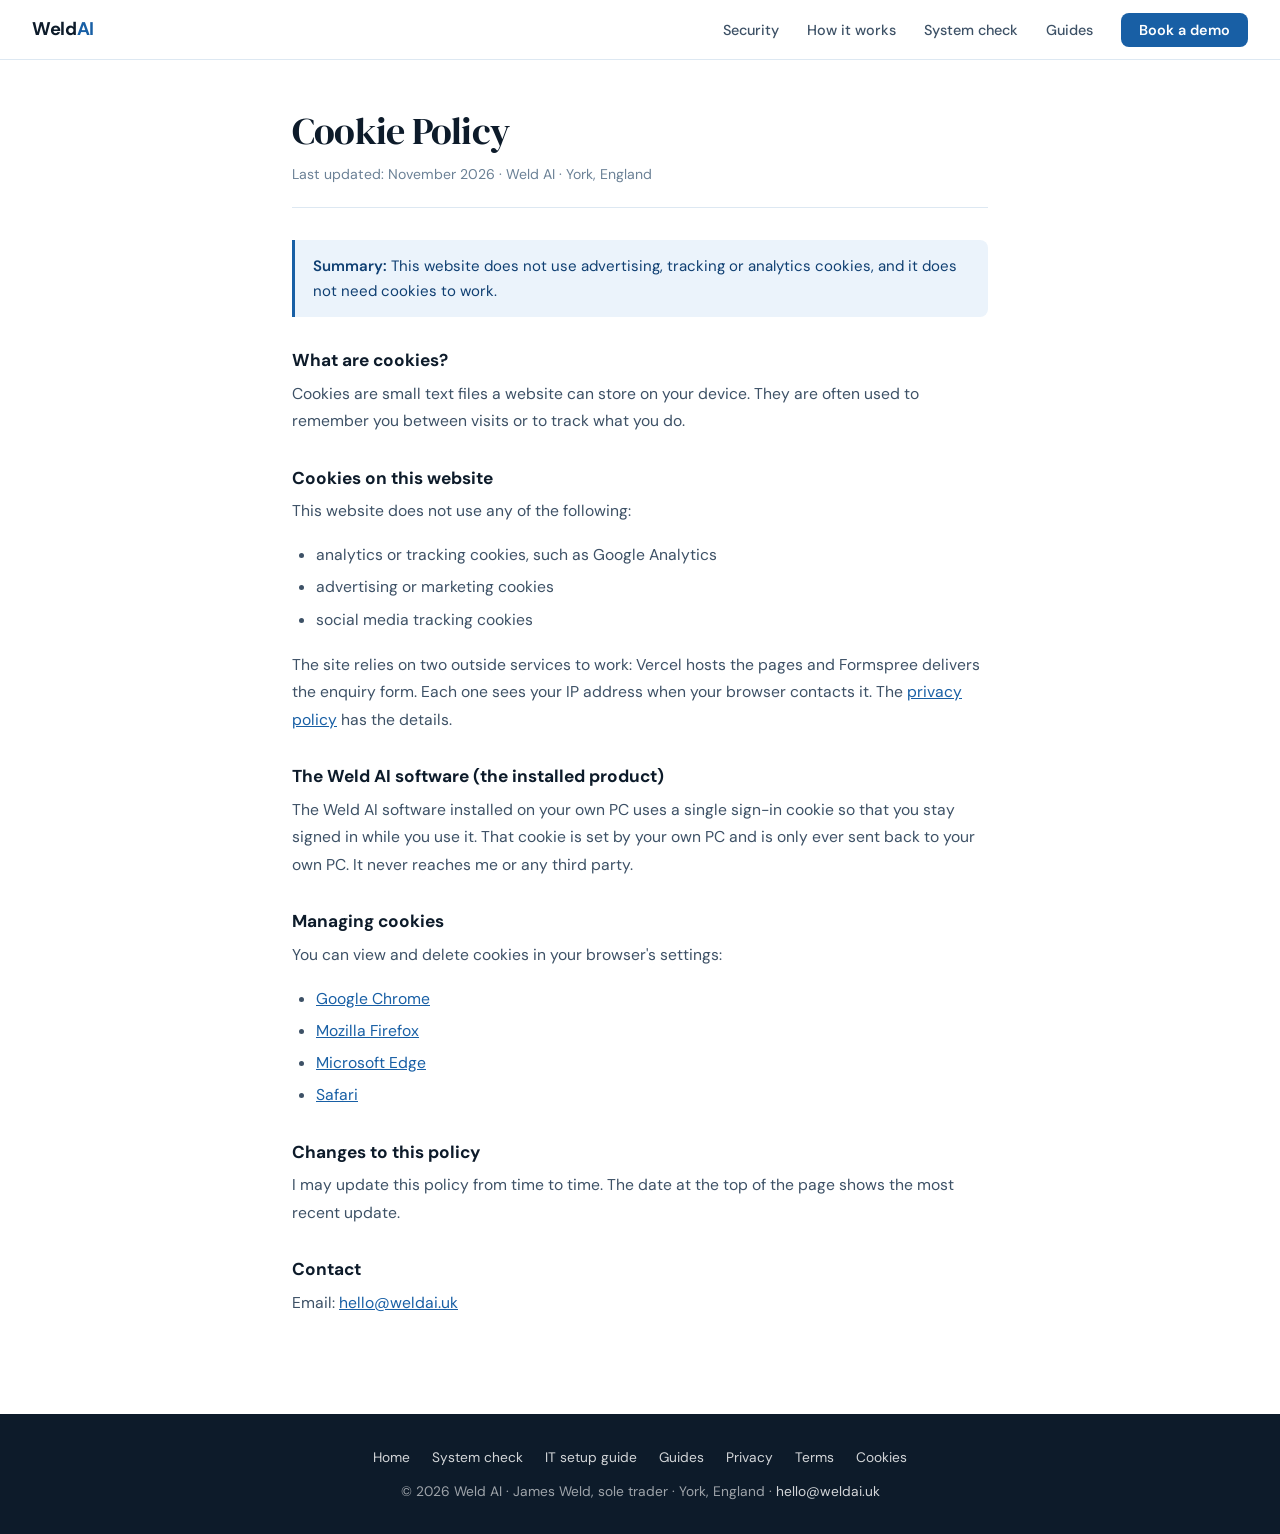
<file: cookies.html>
<!DOCTYPE html>
<html lang="en-GB">
<head>
<meta charset="UTF-8">
<meta name="viewport" content="width=device-width, initial-scale=1.0">
<title>Cookie Policy | Weld AI</title>
<meta name="description" content="Weld AI's website uses no advertising, tracking or analytics cookies. The installed Weld AI software uses one sign-in cookie that never leaves your own PC.">
<link rel="canonical" href="https://www.weldai.uk/cookies.html">
<link rel="icon" href="/favicon.svg" type="image/svg+xml">
<link rel="stylesheet" href="/styles.css">
</head>
<body>
<a class="skip" href="#main">Skip to content</a>

<nav class="site-nav" aria-label="Main">
  <a class="nav-logo" href="/"><span>Weld</span>AI</a>
  <input type="checkbox" id="nav-toggle" class="nav-toggle" aria-hidden="true">
  <label for="nav-toggle" class="nav-burger" aria-label="Open menu"><span></span><span></span><span></span></label>
  <ul class="nav-links">
    <li><a href="/#security">Security</a></li>
    <li><a href="/#how">How it works</a></li>
    <li><a href="/systemcheck.html">System check</a></li>
    <li><a href="/blog.html">Guides</a></li>
    <li><a href="/#contact" class="nav-cta">Book a demo</a></li>
  </ul>
</nav>

<main id="main" class="prose legal">
  <h1>Cookie Policy</h1>
  <p class="meta">Last updated: November 2026 · Weld AI · York, England</p>

  <div class="note">
    <strong>Summary:</strong> This website does not use advertising, tracking or analytics cookies, and it does not need cookies to work.
  </div>

  <h2>What are cookies?</h2>
  <p>Cookies are small text files a website can store on your device. They are often used to remember you between visits or to track what you do.</p>

  <h2>Cookies on this website</h2>
  <p>This website does not use any of the following:</p>
  <ul>
    <li>analytics or tracking cookies, such as Google Analytics</li>
    <li>advertising or marketing cookies</li>
    <li>social media tracking cookies</li>
  </ul>
  <p>The site relies on two outside services to work: Vercel hosts the pages and Formspree delivers the enquiry form. Each one sees your IP address when your browser contacts it. The <a href="/privacy.html">privacy policy</a> has the details.</p>

  <h2>The Weld AI software (the installed product)</h2>
  <p>The Weld AI software installed on your own PC uses a single sign-in cookie so that you stay signed in while you use it. That cookie is set by your own PC and is only ever sent back to your own PC. It never reaches me or any third party.</p>

  <h2>Managing cookies</h2>
  <p>You can view and delete cookies in your browser's settings:</p>
  <ul>
    <li><a href="https://support.google.com/chrome/answer/95647" target="_blank" rel="noopener">Google Chrome</a></li>
    <li><a href="https://support.mozilla.org/en-US/kb/cookies-information-websites-store-on-your-computer" target="_blank" rel="noopener">Mozilla Firefox</a></li>
    <li><a href="https://support.microsoft.com/en-gb/windows/manage-cookies-in-microsoft-edge" target="_blank" rel="noopener">Microsoft Edge</a></li>
    <li><a href="https://support.apple.com/en-gb/guide/safari/sfri11471/mac" target="_blank" rel="noopener">Safari</a></li>
  </ul>

  <h2>Changes to this policy</h2>
  <p>I may update this policy from time to time. The date at the top of the page shows the most recent update.</p>

  <h2>Contact</h2>
  <p>Email: <a href="mailto:hello@weldai.uk">hello@weldai.uk</a></p>
</main>

<footer class="site-footer">
  <ul class="footer-links">
    <li><a href="/">Home</a></li>
    <li><a href="/systemcheck.html">System check</a></li>
    <li><a href="/it-setup.html">IT setup guide</a></li>
    <li><a href="/blog.html">Guides</a></li>
    <li><a href="/privacy.html">Privacy</a></li>
    <li><a href="/terms.html">Terms</a></li>
    <li><a href="/cookies.html">Cookies</a></li>
  </ul>
  <p>© 2026 Weld AI · James Weld, sole trader · York, England · <a href="mailto:hello@weldai.uk">hello@weldai.uk</a></p>
</footer>
</body>
</html>
</file>
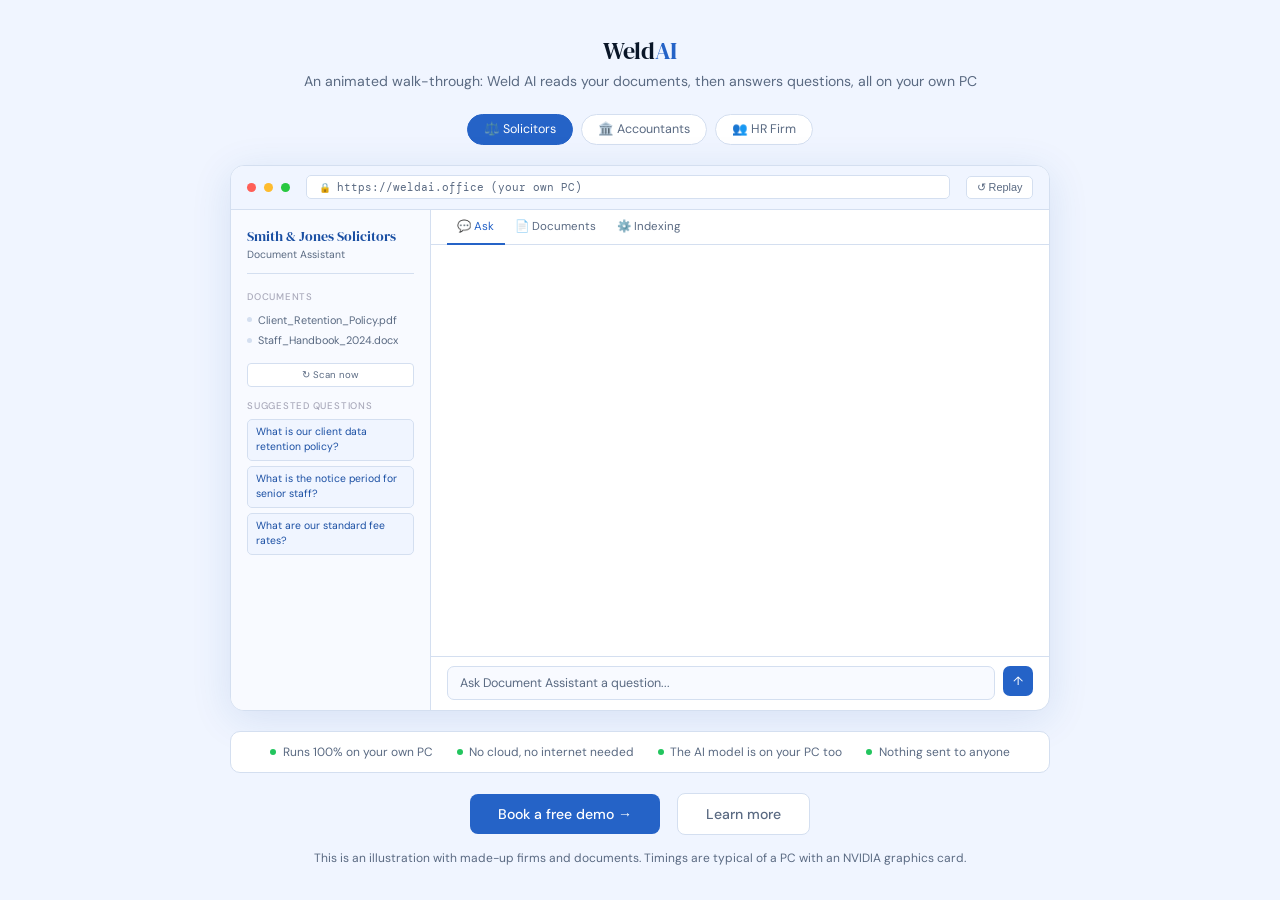
<file: demo.html>
<!DOCTYPE html>
<html lang="en-GB">
<head>
<meta charset="UTF-8">
<meta name="viewport" content="width=device-width, initial-scale=1.0">
<title>Demo: Private On-Premise AI Document Search | Weld AI</title>
<meta name="description" content="Watch how Weld AI reads your documents and answers questions with the source and page, all on a PC in your office with nothing sent to the cloud.">
<link rel="canonical" href="https://www.weldai.uk/demo.html">
<link rel="icon" href="/favicon.svg" type="image/svg+xml">
<style>
@font-face{font-family:'DM Sans';font-style:normal;font-weight:400 700;font-display:swap;src:url(/fonts/dm-sans.woff2) format('woff2')}
@font-face{font-family:'DM Serif Display';font-style:normal;font-weight:400;font-display:swap;src:url(/fonts/dm-serif-display.woff2) format('woff2')}
@font-face{font-family:'DM Serif Display';font-style:italic;font-weight:400;font-display:swap;src:url(/fonts/dm-serif-display-italic.woff2) format('woff2')}
@font-face{font-family:'DM Mono';font-style:normal;font-weight:400;font-display:swap;src:url(/fonts/dm-mono-400.woff2) format('woff2')}
@font-face{font-family:'DM Mono';font-style:normal;font-weight:500;font-display:swap;src:url(/fonts/dm-mono-500.woff2) format('woff2')}
*, *::before, *::after { box-sizing: border-box; margin: 0; padding: 0; }
:root {
  --navy: #0a1628;
  --blue: #1a4fa3;
  --blue-mid: #2563c7;
  --green: #22c55e;
  --green-dim: rgba(34,197,94,0.12);
  --white: #ffffff;
  --text: #1a2438;
  --muted: #5a6a82;
  --border: #d4dff0;
  --pale: #f0f5ff;
  --surface: #f8faff;
}

body {
  font-family: 'DM Sans', sans-serif;
  background: var(--pale);
  color: var(--text);
  min-height: 100vh;
  display: flex;
  flex-direction: column;
  align-items: center;
  justify-content: center;
  padding: 2rem 1rem;
}

/* Header */
.demo-header {
  text-align: center;
  margin-bottom: 1.5rem;
  opacity: 0;
  animation: fadeUp 0.6s ease 0.2s forwards;
}
.logo { font-family: 'DM Serif Display', serif; font-size: 1.5rem; color: var(--navy); letter-spacing: -0.02em; }
.logo span { color: var(--blue-mid); }
.demo-header p { font-size: 0.88rem; color: var(--muted); margin-top: 0.3rem; }

/* Scenario selector */
.scenario-bar {
  display: flex; justify-content: center; gap: 0.5rem; margin-bottom: 1.25rem; flex-wrap: wrap;
  opacity: 0; animation: fadeUp 0.6s ease 0.4s forwards;
}
.scenario-btn {
  background: white; border: 1px solid var(--border); border-radius: 100px;
  padding: 0.4rem 1rem; font-size: 0.78rem; color: var(--muted);
  cursor: pointer; transition: all 0.2s; font-family: 'DM Sans', sans-serif;
}
.scenario-btn.active { background: var(--blue-mid); border-color: var(--blue-mid); color: white; }

/* Browser */
.browser {
  width: 100%; max-width: 820px;
  background: white; border: 1px solid var(--border); border-radius: 14px;
  overflow: hidden; box-shadow: 0 8px 40px rgba(26,79,163,0.12);
  opacity: 0; animation: fadeUp 0.6s ease 0.6s forwards;
  position: relative;
}
.browser-bar {
  background: #f0f5ff; padding: 0.6rem 1rem;
  display: flex; align-items: center; gap: 0.5rem;
  border-bottom: 1px solid var(--border);
}
.dot { width: 9px; height: 9px; border-radius: 50%; }
.browser-url {
  flex: 1; background: white; border: 1px solid var(--border); border-radius: 5px;
  padding: 0.25rem 0.75rem; font-family: 'DM Mono', monospace; font-size: 0.7rem;
  color: var(--muted); margin: 0 0.5rem; display: flex; align-items: center; gap: 0.4rem;
}
.lock { color: var(--green); font-size: 0.6rem; }
.replay-btn {
  background: white; border: 1px solid var(--border); border-radius: 5px;
  padding: 0.25rem 0.6rem; font-size: 0.68rem; color: var(--muted);
  cursor: pointer; transition: all 0.2s; white-space: nowrap;
}
.replay-btn:hover { border-color: var(--blue-mid); color: var(--blue-mid); }

/* App layout */
.app-layout { display: grid; grid-template-columns: 200px 1fr; min-height: 500px; }

/* Sidebar */
.sidebar { background: var(--surface); border-right: 1px solid var(--border); padding: 1rem; }
.brand-name { font-family: 'DM Serif Display', serif; font-size: 0.9rem; color: var(--blue); margin-bottom: 0.15rem; }
.brand-sub { font-size: 0.65rem; color: var(--muted); margin-bottom: 1rem; padding-bottom: 0.75rem; border-bottom: 1px solid var(--border); }
.sidebar-label { font-size: 0.6rem; font-weight: 500; letter-spacing: 0.08em; text-transform: uppercase; color: #aab; margin-bottom: 0.4rem; margin-top: 0.75rem; }

/* File list */
.file-list { margin-bottom: 0.75rem; }
.file-item {
  display: flex; align-items: center; gap: 0.4rem;
  font-size: 0.68rem; color: var(--muted); padding: 0.2rem 0;
  border-radius: 4px; transition: all 0.3s;
}
.file-item.indexing { color: var(--blue-mid); }
.file-item.indexed { color: var(--green); }
.file-item.new-file { color: #f59e0b; }
.file-dot { width: 5px; height: 5px; border-radius: 50%; background: var(--border); flex-shrink: 0; transition: background 0.3s; }
.file-item.indexing .file-dot { background: var(--blue-mid); animation: pulseDot 1s infinite; }
.file-item.indexed .file-dot { background: var(--green); }
.file-item.new-file .file-dot { background: #f59e0b; }
@keyframes pulseDot { 0%,100%{opacity:1} 50%{opacity:0.3} }

/* Progress bar */
.progress-wrap { margin: 0.5rem 0; }
.progress-label { font-size: 0.65rem; color: var(--muted); margin-bottom: 0.25rem; display: flex; justify-content: space-between; }
.progress-track { background: var(--border); border-radius: 100px; height: 4px; overflow: hidden; }
.progress-fill { height: 100%; background: var(--blue-mid); border-radius: 100px; width: 0%; transition: width 0.3s ease; }
.progress-fill.done { background: var(--green); }

/* Status badge */
.status-badge {
  display: inline-flex; align-items: center; gap: 0.3rem;
  font-size: 0.65rem; padding: 0.25rem 0.5rem; border-radius: 4px;
  margin-top: 0.5rem;
}
.status-badge.indexing { background: rgba(37,99,199,0.1); color: var(--blue-mid); border: 1px solid rgba(37,99,199,0.2); }
.status-badge.ready { background: var(--green-dim); color: #16a34a; border: 1px solid rgba(34,197,94,0.2); }
.status-badge.updating { background: rgba(245,158,11,0.1); color: #d97706; border: 1px solid rgba(245,158,11,0.2); }
.status-dot { width: 5px; height: 5px; border-radius: 50%; background: currentColor; }
.status-dot.pulse { animation: pulseDot 1s infinite; }

.sidebar-btn-row { display: grid; grid-template-columns: 1fr 1fr 1fr; gap: 0.3rem; margin: 0.5rem 0; }
.sidebar-btn {
  background: white; border: 1px solid var(--border); border-radius: 4px;
  padding: 0.3rem 0.2rem; font-size: 0.6rem; color: var(--muted); text-align: center;
  transition: all 0.2s; cursor: pointer;
}
.sidebar-btn.active { background: var(--blue-mid); border-color: var(--blue-mid); color: white; }

.suggested-q {
  background: var(--pale); border: 1px solid var(--border); border-radius: 5px;
  padding: 0.35rem 0.5rem; font-size: 0.65rem; color: var(--blue);
  margin-bottom: 0.3rem; cursor: pointer; transition: background 0.2s; line-height: 1.4;
}
.suggested-q:hover { background: #e0eaf8; }

/* Chat area */
.chat-area { display: flex; flex-direction: column; }
.chat-tabs { display: flex; border-bottom: 1px solid var(--border); padding: 0 1rem; }
.chat-tab { padding: 0.55rem 0.65rem; font-size: 0.72rem; color: var(--muted); border-bottom: 2px solid transparent; margin-bottom: -1px; }
.chat-tab.active { color: var(--blue-mid); border-bottom-color: var(--blue-mid); }

.chat-messages { flex: 1; padding: 1rem; display: flex; flex-direction: column; gap: 0.75rem; min-height: 340px; }

/* Phase banner */
.phase-banner {
  background: var(--pale); border: 1px solid var(--border); border-radius: 8px;
  padding: 1rem 1.25rem; text-align: center; margin: auto 0;
}
.phase-banner .phase-icon { font-size: 1.75rem; margin-bottom: 0.5rem; }
.phase-banner h3 { font-size: 0.9rem; font-weight: 500; color: var(--navy); margin-bottom: 0.3rem; }
.phase-banner p { font-size: 0.78rem; color: var(--muted); line-height: 1.5; }
.phase-banner .phase-progress { margin-top: 0.75rem; }

/* Messages */
.msg-user { display: flex; justify-content: flex-end; opacity: 0; }
.msg-user .bubble { background: var(--blue-mid); color: white; padding: 0.55rem 0.85rem; border-radius: 10px 10px 2px 10px; font-size: 0.8rem; max-width: 72%; line-height: 1.5; }
.msg-ai { display: flex; gap: 0.5rem; opacity: 0; }
.ai-avatar { width: 26px; height: 26px; background: var(--blue-mid); border-radius: 50%; display: flex; align-items: center; justify-content: center; font-size: 0.6rem; color: white; flex-shrink: 0; margin-top: 2px; }
.msg-ai .bubble { background: var(--pale); border: 1px solid var(--border); border-left: 3px solid var(--blue-mid); padding: 0.6rem 0.85rem; border-radius: 2px 10px 10px 10px; font-size: 0.8rem; max-width: 80%; line-height: 1.6; color: var(--text); }
.source-badge { display: inline-flex; align-items: center; gap: 0.3rem; background: var(--green-dim); border: 1px solid rgba(34,197,94,0.2); border-radius: 4px; padding: 0.2rem 0.5rem; font-size: 0.65rem; color: #16a34a; margin-top: 0.4rem; }
.msg-meta { font-size: 0.62rem; color: #aab; margin-top: 0.3rem; display: flex; align-items: center; gap: 0.4rem; }
.cached-badge { background: rgba(250,204,21,0.1); border: 1px solid rgba(250,204,21,0.25); color: #b45309; border-radius: 3px; padding: 0.08rem 0.3rem; font-size: 0.6rem; }

/* Thinking */
.typing { display: flex; gap: 0.5rem; opacity: 0; }
.typing-dots { background: var(--pale); border: 1px solid var(--border); padding: 0.6rem 0.85rem; border-radius: 2px 10px 10px 10px; display: flex; align-items: center; gap: 0.25rem; }
.typing-dot { width: 5px; height: 5px; background: var(--muted); border-radius: 50%; animation: bounce 1.2s infinite; }
.typing-dot:nth-child(2) { animation-delay: 0.2s; }
.typing-dot:nth-child(3) { animation-delay: 0.4s; }
@keyframes bounce { 0%,60%,100%{transform:translateY(0);opacity:0.4} 30%{transform:translateY(-4px);opacity:1} }

/* Input */
.chat-input-wrap { padding: 0.6rem 1rem; border-top: 1px solid var(--border); display: flex; gap: 0.5rem; }
.chat-input { flex: 1; background: var(--surface); border: 1px solid var(--border); border-radius: 7px; padding: 0.5rem 0.75rem; font-size: 0.78rem; color: var(--muted); font-family: 'DM Sans', sans-serif; }
.chat-send { width: 30px; height: 30px; background: var(--blue-mid); border-radius: 7px; display: flex; align-items: center; justify-content: center; font-size: 0.75rem; color: white; cursor: pointer; flex-shrink: 0; }

/* Privacy bar */
.privacy-bar {
  display: flex; justify-content: center; gap: 1.5rem; flex-wrap: wrap;
  margin-top: 1.25rem; padding: 0.75rem 1rem;
  background: white; border: 1px solid var(--border); border-radius: 10px;
  opacity: 0; animation: fadeUp 0.6s ease 0.8s forwards;
  max-width: 820px; width: 100%;
}
.privacy-item { display: flex; align-items: center; gap: 0.4rem; font-size: 0.75rem; color: var(--muted); }
.green-dot { width: 6px; height: 6px; background: var(--green); border-radius: 50%; animation: pulseDot 2s infinite; }

/* CTA */
.demo-cta { text-align: center; margin-top: 1.25rem; opacity: 0; animation: fadeUp 0.6s ease 1s forwards; }
.demo-cta a { display: inline-block; background: var(--blue-mid); color: white; padding: 0.7rem 1.75rem; border-radius: 8px; font-size: 0.88rem; font-weight: 500; text-decoration: none; margin: 0 0.4rem; transition: all 0.2s; }
.demo-cta a:hover { background: var(--blue); transform: translateY(-1px); }
.demo-cta .ghost { background: white; color: var(--muted); border: 1px solid var(--border); }
.demo-cta .ghost:hover { border-color: var(--blue-mid); color: var(--blue-mid); }

/* Text cursor */
.cursor { display: inline-block; width: 2px; height: 0.85em; background: var(--blue-mid); margin-left: 1px; vertical-align: middle; animation: blink 0.7s infinite; }
@keyframes blink { 0%,100%{opacity:1} 50%{opacity:0} }

@keyframes fadeUp { from{opacity:0;transform:translateY(14px)} to{opacity:1;transform:translateY(0)} }
.show { animation: fadeUp 0.35s ease forwards; }

/* Mobile */
@media (max-width: 600px) {
  body { padding: 1rem 0.75rem; }
  .app-layout { grid-template-columns: 1fr; }
  .sidebar { display: none; }
  .chat-messages { min-height: 260px; }
  .privacy-bar { gap: 0.75rem; }
  .privacy-item { font-size: 0.7rem; }
}
</style>
</head>
<body>

<div style="width:100%;max-width:820px;">

  <div class="demo-header">
    <div class="logo">Weld<span>AI</span></div>
    <p>An animated walk-through: Weld AI reads your documents, then answers questions, all on your own PC</p>
  </div>

  <div class="scenario-bar">
    <button class="scenario-btn active" onclick="switchScenario('solicitors',this)">⚖️ Solicitors</button>
    <button class="scenario-btn" onclick="switchScenario('accountants',this)">🏛️ Accountants</button>
    <button class="scenario-btn" onclick="switchScenario('hr',this)">👥 HR Firm</button>
  </div>

  <div class="browser">
    <div class="browser-bar">
      <div class="dot" style="background:#ff5f57"></div>
      <div class="dot" style="background:#febc2e"></div>
      <div class="dot" style="background:#28c840"></div>
      <div class="browser-url">
        <span class="lock">🔒</span>
        <span id="url-bar">https://weldai.office (your own PC)</span>
      </div>
      <button class="replay-btn" onclick="replayDemo()">↺ Replay</button>
    </div>

    <div class="app-layout">
      <!-- Sidebar -->
      <div class="sidebar">
        <div class="brand-name" id="s-brand">Smith & Jones Solicitors</div>
        <div class="brand-sub">Document Assistant</div>

        <div class="sidebar-label">Documents</div>
        <div class="file-list" id="file-list"></div>
        <div class="progress-wrap" id="progress-wrap" style="display:none">
          <div class="progress-label"><span id="progress-label-text">Indexing...</span><span id="progress-pct">0%</span></div>
          <div class="progress-track"><div class="progress-fill" id="progress-fill"></div></div>
        </div>
        <div id="status-badge"></div>

        <div class="sidebar-btn-row" style="margin-top:0.75rem;grid-template-columns:1fr;">
          <div class="sidebar-btn" id="btn-update">↻ Scan now</div>
        </div>

        <div class="sidebar-label" style="margin-top:0.75rem;">Suggested questions</div>
        <div id="suggested-qs"></div>
      </div>

      <!-- Chat -->
      <div class="chat-area">
        <div class="chat-tabs">
          <div class="chat-tab active">💬 Ask</div>
          <div class="chat-tab">📄 Documents</div>
          <div class="chat-tab">⚙️ Indexing</div>
        </div>
        <div class="chat-messages" id="chat-messages"></div>
        <div class="chat-input-wrap">
          <div class="chat-input" id="chat-input">Ask Document Assistant a question...</div>
          <div class="chat-send">↑</div>
        </div>
      </div>
    </div>
  </div>

  <div class="privacy-bar">
    <div class="privacy-item"><div class="green-dot"></div> Runs 100% on your own PC</div>
    <div class="privacy-item"><div class="green-dot"></div> No cloud, no internet needed</div>
    <div class="privacy-item"><div class="green-dot"></div> The AI model is on your PC too</div>
    <div class="privacy-item"><div class="green-dot"></div> Nothing sent to anyone</div>
  </div>

  <div class="demo-cta">
    <a href="/#contact">Book a free demo →</a>
    <a href="/" class="ghost">Learn more</a>
    <p style="font-size:0.75rem;color:var(--muted);margin-top:0.9rem;">This is an illustration with made-up firms and documents. Timings are typical of a PC with an NVIDIA graphics card.</p>
  </div>

</div>

<script>
const scenarios = {
  solicitors: {
    brand: "Smith & Jones Solicitors",
    files: [
      "Client_Retention_Policy.pdf",
      "Staff_Handbook_2024.docx",
      "Compliance_Manual_v3.pdf",
      "Fee_Schedule_2025.xlsx",
      "SRA_Guidelines.pdf",
    ],
    newFile: "AML_Policy_2026.pdf",
    suggested: [
      "What is our client data retention policy?",
      "What is the notice period for senior staff?",
      "What are our standard fee rates?",
    ],
    qa: [
      {
        q: "What is our client data retention policy?",
        a: "Client data must be retained for a minimum of 7 years following the conclusion of the matter, in accordance with SRA requirements. Physical files should be stored securely and digitised copies backed up quarterly.",
        source: "Client_Retention_Policy.pdf · p.4",
        time: "12.6s",
      },
      {
        q: "What is the notice period for senior staff?",
        a: "Senior staff at Grade 4 and above are entitled to 3 months' notice from either party, as set out in Section 6.2 of the Employee Handbook. This applies to all fee earners at Associate level or above.",
        source: "Staff_Handbook_2024.docx · p.18",
        time: "11.4s",
      },
      {
        q: "Can you give me more detail on the first one?",
        a: "On client data retention: files must be stored in a secure, fire-resistant cabinet or encrypted digital store. The 7-year period starts from matter closure — not from the last correspondence. After expiry, files must be destroyed securely with a certificate of destruction retained.",
        source: "Client_Retention_Policy.pdf · p.5",
        time: "13.1s",
        followup: true,
      },
    ],
  },
  accountants: {
    brand: "Acme Accountants Ltd",
    files: [
      "HMRC_Compliance_Guide.pdf",
      "Client_Onboarding_Process.docx",
      "Fee_Structure_2025.xlsx",
      "Staff_Procedures.pdf",
      "AML_Checklist.pdf",
    ],
    newFile: "MTD_Guidelines_2026.pdf",
    suggested: [
      "What are our fees for self-assessment returns?",
      "How do we onboard a new limited company client?",
      "What is our HMRC submission deadline process?",
    ],
    qa: [
      {
        q: "What are our fees for self-assessment returns?",
        a: "Self-assessment returns are charged at £350 + VAT for standard returns and £550 + VAT for returns including rental income or capital gains. A 10% discount applies for clients with 3 or more services.",
        source: "Fee_Structure_2025.xlsx · Sheet 1",
        time: "13.4s",
      },
      {
        q: "How do we onboard a new limited company client?",
        a: "New limited company onboarding requires: 1) Completed engagement letter signed by all directors, 2) Certified ID for each director, 3) Certificate of incorporation, 4) Previous year accounts if available. AML checks must be completed within 5 working days.",
        source: "Client_Onboarding_Process.docx · p.2",
        time: "11.9s",
      },
    ],
  },
  hr: {
    brand: "PeopleFirst HR Consulting",
    files: [
      "Employee_Handbook_v4.pdf",
      "Disciplinary_Procedures.docx",
      "Absence_Policy_2024.pdf",
      "Salary_Bands_2025.xlsx",
      "Recruitment_Guide.pdf",
    ],
    newFile: "Hybrid_Working_Policy_2026.pdf",
    suggested: [
      "What is our annual leave entitlement?",
      "What are the steps for a disciplinary hearing?",
      "What is the sick pay policy?",
    ],
    qa: [
      {
        q: "What is our annual leave entitlement?",
        a: "Full-time employees are entitled to 28 days annual leave per year inclusive of bank holidays, pro-rated for part-time staff. Up to 5 days may be carried forward with manager approval. Leave must be requested via the HR portal with at least 2 weeks notice.",
        source: "Employee_Handbook_v4.pdf · p.12",
        time: "11.8s",
      },
      {
        q: "What are the steps for a disciplinary hearing?",
        a: "A disciplinary hearing must follow these steps: 1) Written invitation with minimum 48 hours notice, 2) Right to be accompanied by a colleague or trade union rep, 3) Hearing conducted by a manager not involved in the investigation, 4) Written outcome within 5 working days, 5) Right of appeal within 10 working days.",
        source: "Disciplinary_Procedures.docx · p.6",
        time: "12.7s",
      },
    ],
  },
};

let current = 'solicitors';
let animating = false;

function sleep(ms) { return new Promise(r => setTimeout(r, ms)); }

async function typeText(el, text, speed = 35) {
  el.textContent = '';
  const cursor = document.createElement('span');
  cursor.className = 'cursor';
  el.appendChild(cursor);
  for (const ch of text) {
    const s = document.createElement('span');
    s.textContent = ch;
    el.insertBefore(s, cursor);
    await sleep(speed + Math.random() * 10);
  }
  cursor.remove();
}

async function streamText(el, text, speed = 22) {
  el.innerHTML = '';
  const cursor = document.createElement('span');
  cursor.className = 'cursor';
  el.appendChild(cursor);
  for (const word of text.split(' ')) {
    const s = document.createElement('span');
    s.textContent = word + ' ';
    el.insertBefore(s, cursor);
    await sleep(speed + Math.random() * 12);
  }
  cursor.remove();
}

function setStatus(type, text) {
  const el = document.getElementById('status-badge');
  el.innerHTML = `<div class="status-badge ${type}"><div class="status-dot ${type !== 'ready' ? 'pulse' : ''}"></div>${text}</div>`;
}

function setBtn(id, active) {
  const b = document.getElementById('btn-update');
  b.classList.toggle('active', !!id);
}

async function animateProgress(labelText, duration, color = '') {
  const wrap = document.getElementById('progress-wrap');
  const fill = document.getElementById('progress-fill');
  const label = document.getElementById('progress-label-text');
  const pct = document.getElementById('progress-pct');
  wrap.style.display = 'block';
  fill.style.width = '0%';
  fill.className = 'progress-fill' + (color ? ' ' + color : '');
  label.textContent = labelText;
  const steps = 40;
  for (let i = 0; i <= steps; i++) {
    const p = Math.round((i / steps) * 100);
    fill.style.width = p + '%';
    pct.textContent = p + '%';
    await sleep(duration / steps);
  }
}

async function runDemo() {
  animating = true;
  const s = scenarios[current];
  const msgs = document.getElementById('chat-messages');
  const inputEl = document.getElementById('chat-input');

  // Reset
  msgs.innerHTML = '';
  inputEl.textContent = 'Ask Document Assistant a question...';
  document.getElementById('status-badge').innerHTML = '';
  document.getElementById('progress-wrap').style.display = 'none';
  setBtn(null);

  // Set brand + suggested
  document.getElementById('s-brand').textContent = s.brand;
  document.getElementById('suggested-qs').innerHTML = s.suggested.map(q =>
    `<div class="suggested-q">${q}</div>`).join('');

  // ── Phase 1: Show files, start Full index ──
  const fileListEl = document.getElementById('file-list');
  fileListEl.innerHTML = '';

  // Show files one by one
  for (const f of s.files) {
    const div = document.createElement('div');
    div.className = 'file-item';
    div.innerHTML = `<div class="file-dot"></div><span>${f}</span>`;
    fileListEl.appendChild(div);
    await sleep(120);
  }

  await sleep(400);

  // Show phase banner — indexing
  msgs.innerHTML = `
    <div class="phase-banner" id="phase-banner">
      <div class="phase-icon">📂</div>
      <h3>Reading your documents...</h3>
      <p>Weld AI reads all ${s.files.length} documents on your own PC. It reads each one once, then only what changes.</p>
      <div class="phase-progress">
        <div class="progress-label" style="font-size:0.7rem;color:var(--muted);margin-bottom:0.25rem;display:flex;justify-content:space-between;">
          <span id="index-label">Reading files...</span><span id="index-pct">0%</span>
        </div>
        <div class="progress-track"><div class="progress-fill" id="index-fill" style="width:0%"></div></div>
      </div>
    </div>`;

  setBtn('btn-full');
  setStatus('indexing', 'Indexing...');

  // Animate files indexing
  const fileDivs = fileListEl.querySelectorAll('.file-item');
  const indexFill = document.getElementById('index-fill');
  const indexPct = document.getElementById('index-pct');
  const indexLabel = document.getElementById('index-label');

  for (let i = 0; i < fileDivs.length; i++) {
    fileDivs[i].className = 'file-item indexing';
    indexLabel.textContent = s.files[i];
    const pct = Math.round(((i + 1) / fileDivs.length) * 100);
    indexFill.style.width = pct + '%';
    indexPct.textContent = pct + '%';
    await sleep(320);
    fileDivs[i].className = 'file-item indexed';
  }

  indexFill.className = 'progress-fill done';
  indexLabel.textContent = `${s.files.length} files · ${Math.floor(Math.random()*800)+600} chunks indexed`;
  indexPct.textContent = '100%';

  await sleep(600);
  setStatus('ready', 'Ready — ask a question');
  setBtn(null);

  // ── Phase 2: Show ready banner ──
  document.getElementById('phase-banner').innerHTML = `
    <div class="phase-icon">✅</div>
    <h3>Indexed and ready</h3>
    <p>${s.files.length} documents indexed on your own PC. Nothing was sent anywhere. Now watch how staff use it...</p>`;

  await sleep(1200);

  // ── Phase 3: Chat Q&A ──
  msgs.innerHTML = '';

  for (let ci = 0; ci < s.qa.length; ci++) {
    const conv = s.qa[ci];

    await typeText(inputEl, conv.q, 32);
    await sleep(350);

    const userMsg = document.createElement('div');
    userMsg.className = 'msg-user show';
    userMsg.innerHTML = `<div class="bubble">${conv.q}</div>`;
    msgs.appendChild(userMsg);
    inputEl.textContent = 'Ask Document Assistant a question...';
    msgs.scrollTop = msgs.scrollHeight;

    await sleep(280);

    if (conv.cached) {
      const aiMsg = document.createElement('div');
      aiMsg.className = 'msg-ai show';
      aiMsg.innerHTML = `
        <div class="ai-avatar">✦</div>
        <div>
          <div class="bubble" id="ai-text-${ci}"></div>
          <div class="source-badge">📄 ${conv.source}</div>
          <div class="msg-meta"><span class="cached-badge">⚡ cached</span><span>⏱ ${conv.time}</span></div>
        </div>`;
      msgs.appendChild(aiMsg);
      await streamText(document.getElementById(`ai-text-${ci}`), conv.a, 8);
    } else {
      const typingEl = document.createElement('div');
      typingEl.className = 'typing show';
      typingEl.innerHTML = `
        <div class="ai-avatar">✦</div>
        <div class="typing-dots">
          <div class="typing-dot"></div><div class="typing-dot"></div><div class="typing-dot"></div>
        </div>`;
      msgs.appendChild(typingEl);
      msgs.scrollTop = msgs.scrollHeight;

      let elapsed = 0;
      const timer = setInterval(() => {
        elapsed += 0.1;
        inputEl.textContent = `Thinking... ${elapsed.toFixed(1)}s`;
      }, 100);
      await sleep(2600);
      clearInterval(timer);
      inputEl.textContent = 'Ask Document Assistant a question...';
      typingEl.remove();

      const aiMsg = document.createElement('div');
      aiMsg.className = 'msg-ai show';
      aiMsg.innerHTML = `
        <div class="ai-avatar">✦</div>
        <div>
          <div class="bubble" id="ai-text-${ci}"></div>
          <div class="source-badge">📄 ${conv.source}</div>
          <div class="msg-meta">
            ${conv.followup ? '<span class="cached-badge" style="background:rgba(34,197,94,0.1);border-color:rgba(34,197,94,0.25);color:#16a34a">🕐 follow-up understood</span>' : ''}
            <span>⏱ ${conv.time}</span>
          </div>
        </div>`;
      msgs.appendChild(aiMsg);
      await streamText(document.getElementById(`ai-text-${ci}`), conv.a, 20);
    }

    msgs.scrollTop = msgs.scrollHeight;
    await sleep(ci < s.qa.length - 1 ? 1400 : 600);
  }

  // ── Phase 4: Smart Update ──
  await sleep(800);

  // Add new file
  const newDiv = document.createElement('div');
  newDiv.className = 'file-item new-file show';
  newDiv.innerHTML = `<div class="file-dot"></div><span>${s.newFile} ✦ new</span>`;
  fileListEl.appendChild(newDiv);

  // Show smart update banner
  const updateBanner = document.createElement('div');
  updateBanner.className = 'phase-banner show';
  updateBanner.style.marginTop = 'auto';
  updateBanner.innerHTML = `
    <div class="phase-icon">⚡</div>
    <h3>New document detected</h3>
    <p><strong>${s.newFile}</strong> was added to the folder. Weld AI checks your folders every few minutes and reads only what is new or changed.</p>`;
  msgs.appendChild(updateBanner);
  msgs.scrollTop = msgs.scrollHeight;

  setBtn('btn-update');
  setStatus('updating', 'Scanning for changes...');
  await sleep(400);

  newDiv.className = 'file-item indexing';
  await sleep(1200);
  newDiv.className = 'file-item indexed';
  newDiv.querySelector('span').textContent = s.newFile + ' ✓';

  await sleep(400);
  setStatus('ready', 'Updated — all documents ready');
  setBtn(null);

  updateBanner.innerHTML = `
    <div class="phase-icon">🔒</div>
    <h3>Everything stays on your PC</h3>
    <p>The documents, the search and the AI model that wrote these answers all run on a PC in your office. No cloud service is involved and nothing is sent to anyone.</p>`;

  animating = false;
}

function switchScenario(name, btn) {
  if (animating) return;
  current = name;
  document.querySelectorAll('.scenario-btn').forEach(b => b.classList.remove('active'));
  btn.classList.add('active');
  replayDemo();
}

function replayDemo() {
  if (animating) return;
  runDemo();
}

window.addEventListener('load', () => setTimeout(runDemo, 800));
</script>
</body>
</html>
</file>
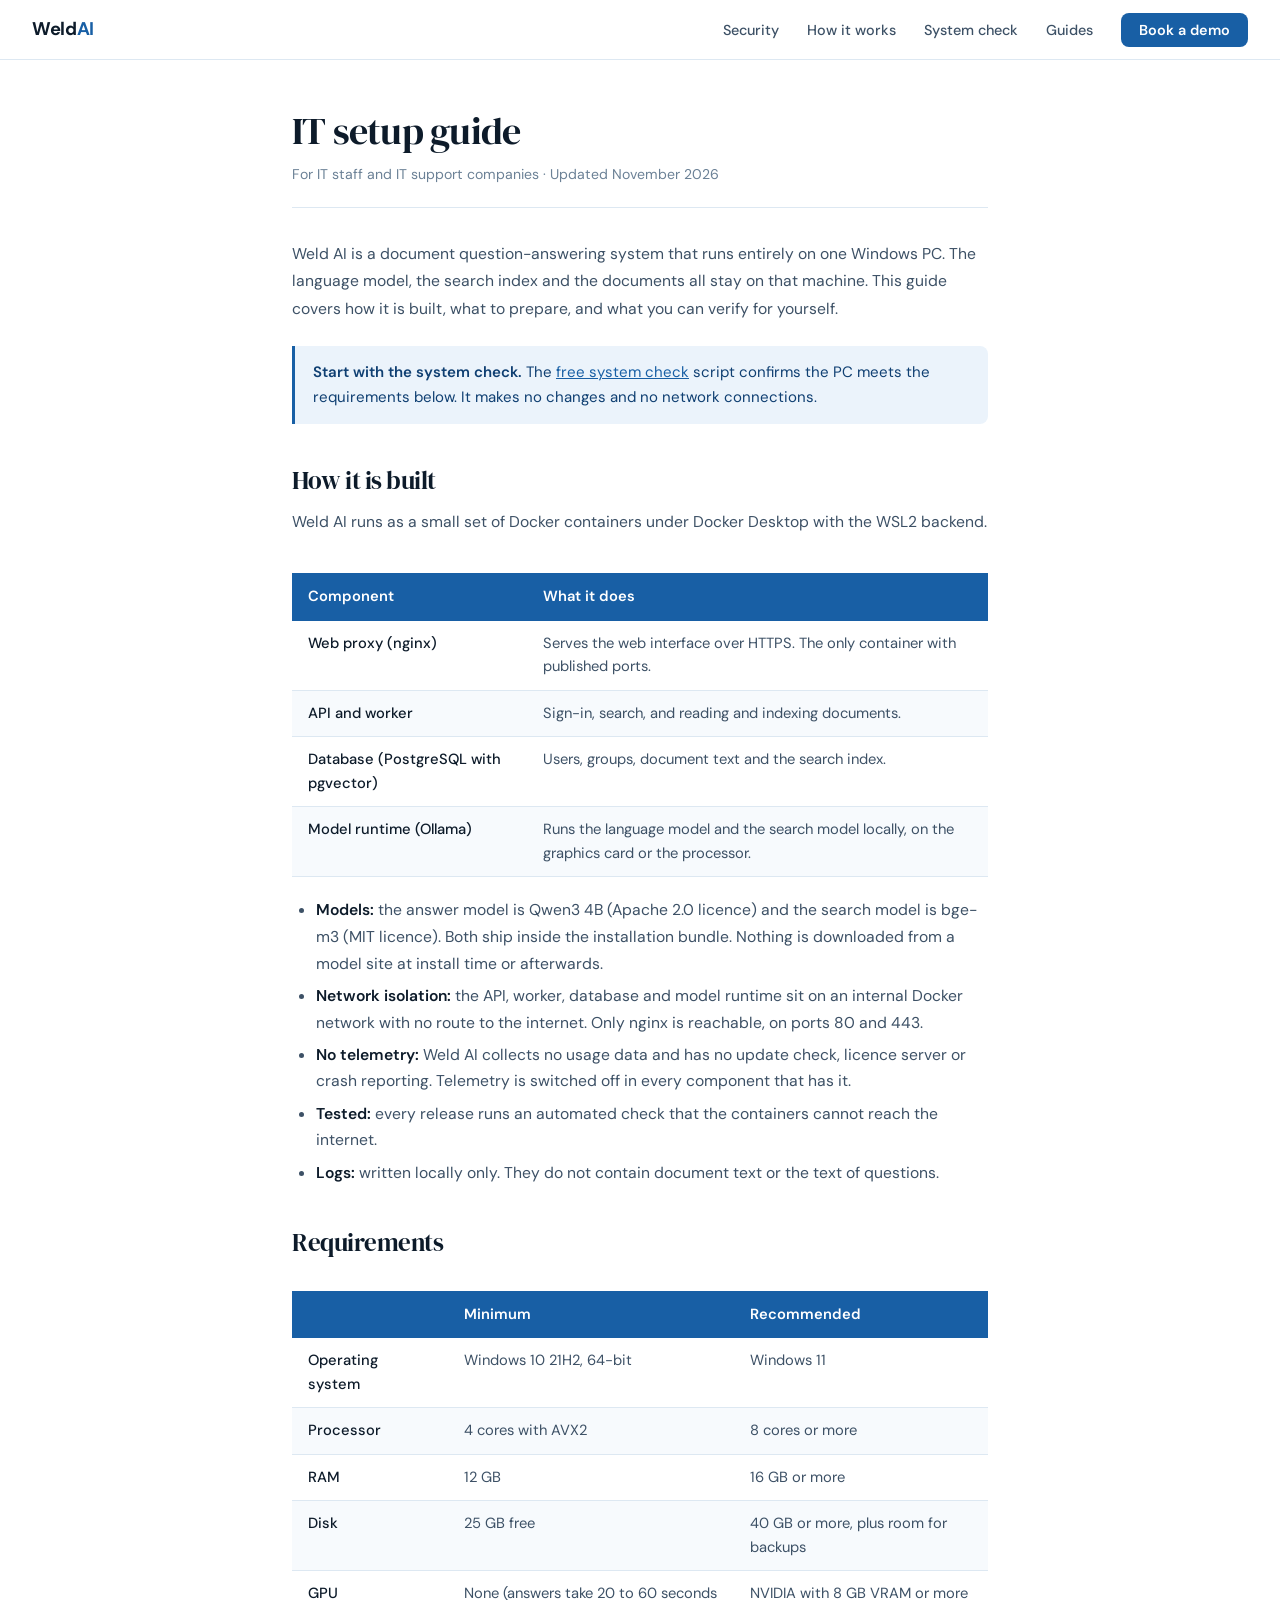
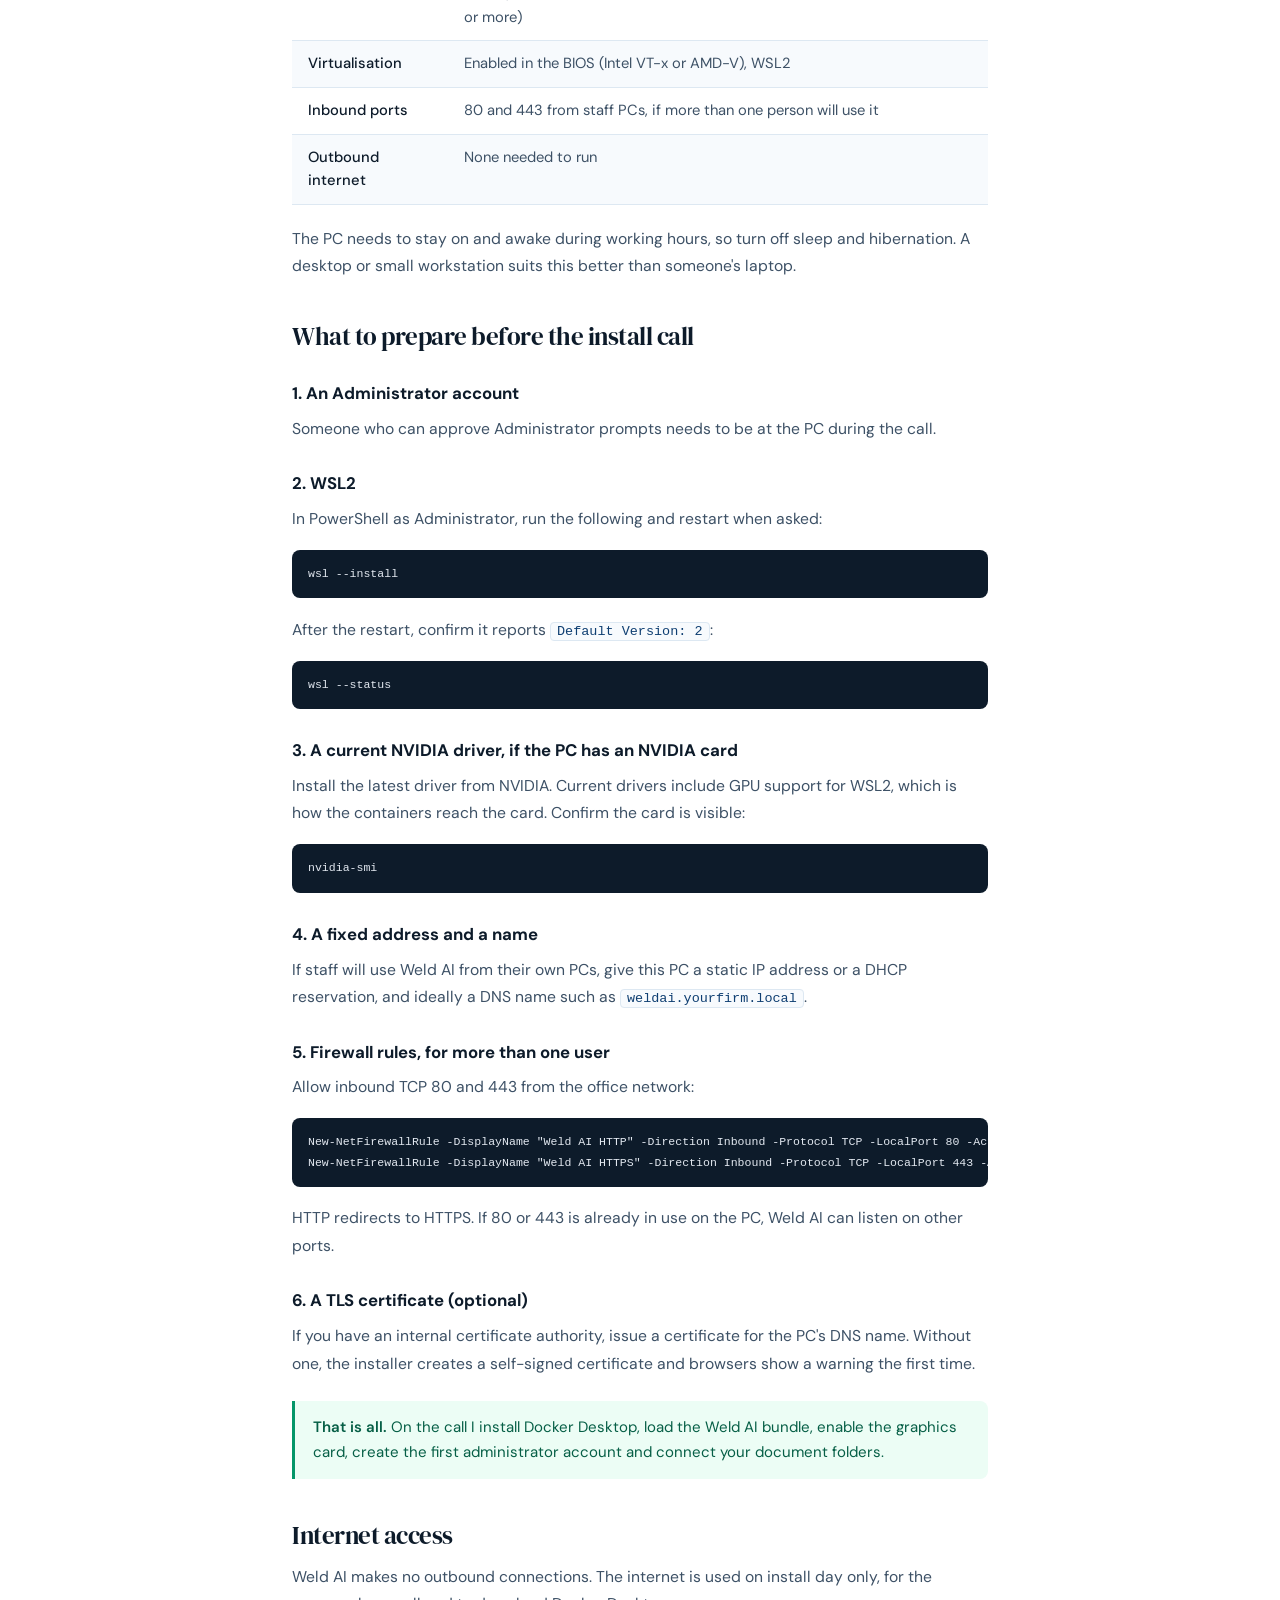
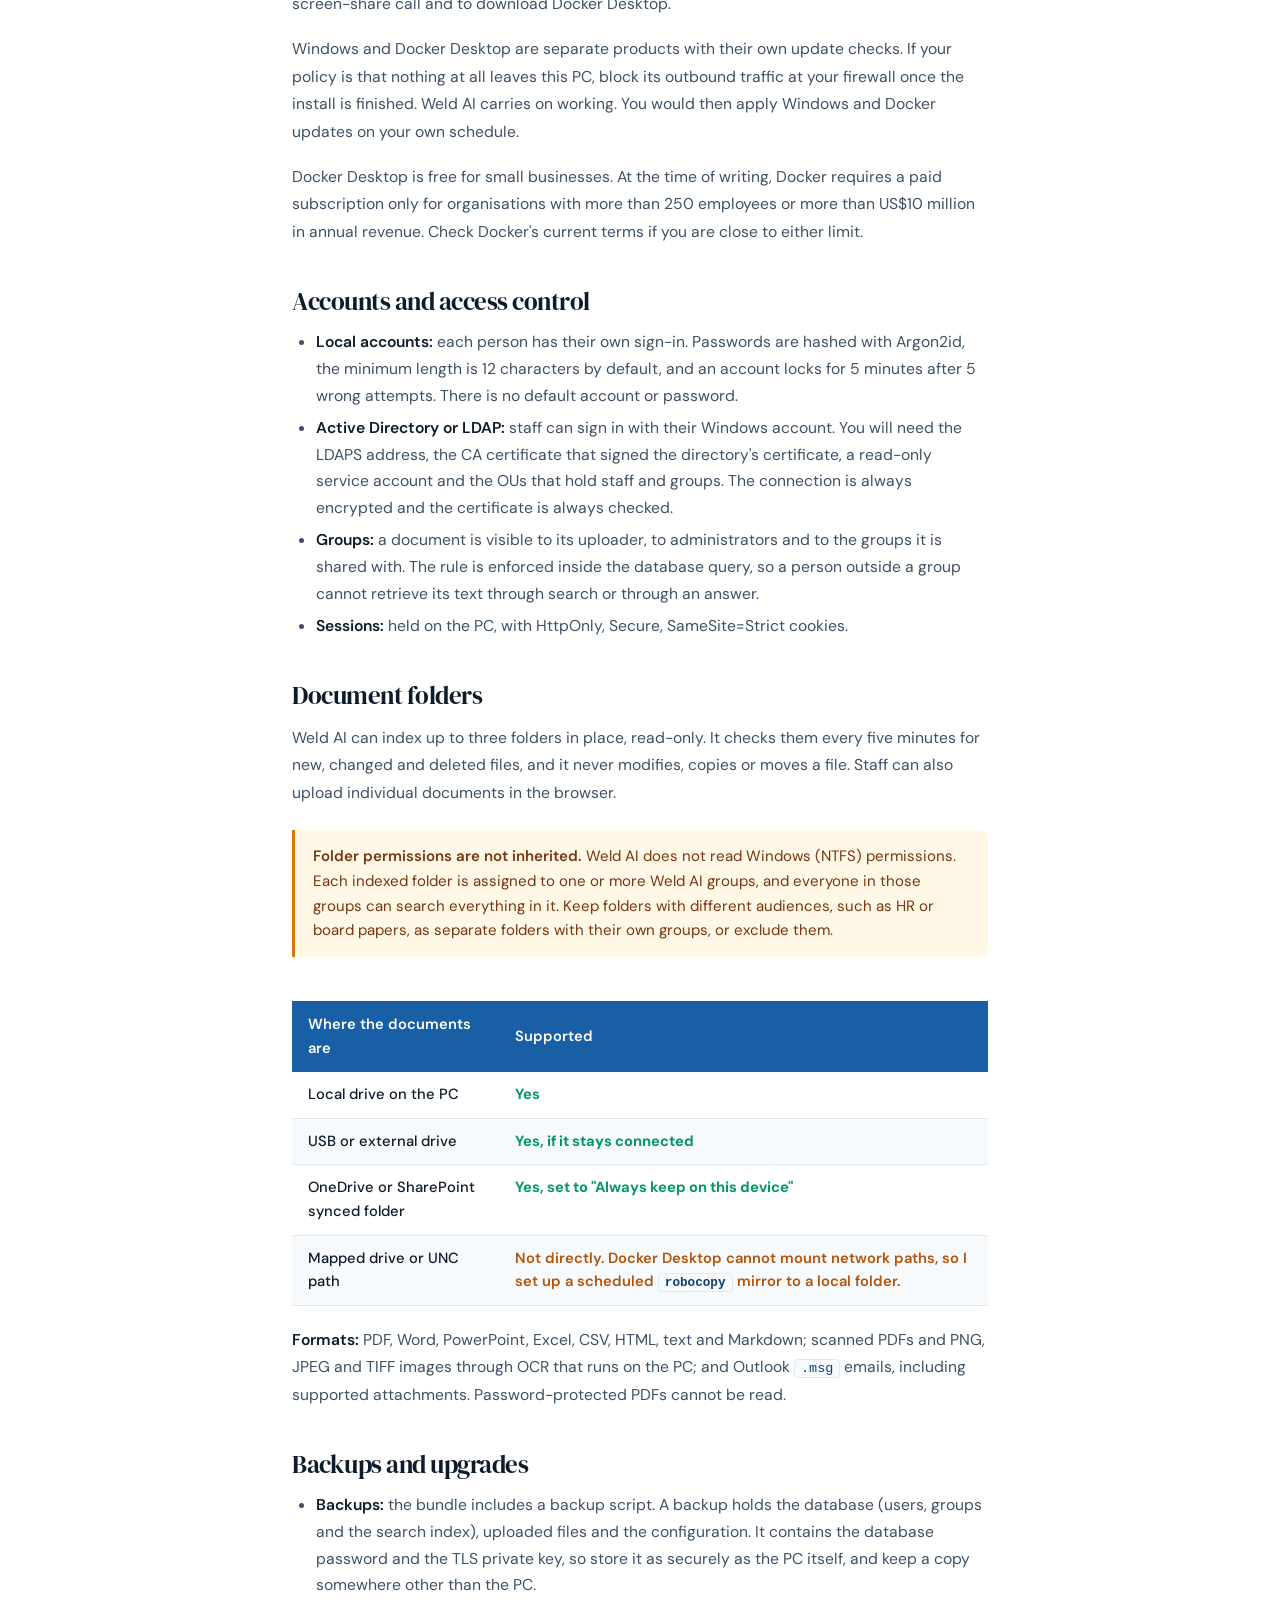
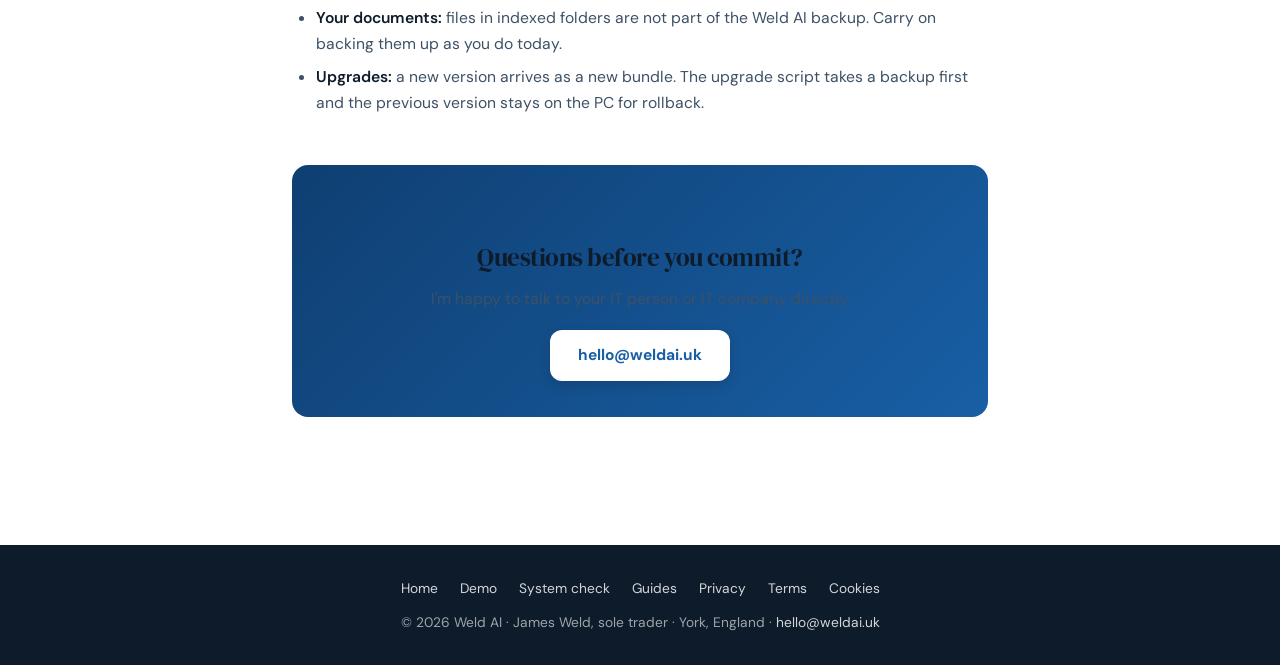
<file: it-setup.html>
<!DOCTYPE html>
<html lang="en-GB">
<head>
<meta charset="UTF-8">
<meta name="viewport" content="width=device-width, initial-scale=1.0">
<title>IT Setup Guide: On-Premise AI on a Windows PC | Weld AI</title>
<meta name="description" content="Technical guide for IT staff: how Weld AI runs fully offline on a Windows 10 or 11 PC with Docker Desktop, what to prepare before install, and how its network isolation works.">
<link rel="canonical" href="https://www.weldai.uk/it-setup.html">
<link rel="icon" href="/favicon.svg" type="image/svg+xml">
<meta property="og:type" content="article">
<meta property="og:url" content="https://www.weldai.uk/it-setup.html">
<meta property="og:title" content="IT setup guide: on-premise AI on a Windows PC">
<meta property="og:description" content="How Weld AI runs fully offline on a Windows PC, what to prepare before install, and how its network isolation works.">
<meta property="og:image" content="https://www.weldai.uk/screenshot-summary.png">
<meta property="og:site_name" content="Weld AI">
<meta property="og:locale" content="en_GB">
<meta name="twitter:card" content="summary_large_image">
<link rel="stylesheet" href="/styles.css">
<script type="application/ld+json">
{
  "@context": "https://schema.org",
  "@type": "TechArticle",
  "headline": "IT Setup Guide: On-Premise AI on a Windows PC",
  "description": "How Weld AI runs fully offline on a Windows 10 or 11 PC with Docker Desktop, what to prepare before install, and how its network isolation works.",
  "url": "https://www.weldai.uk/it-setup.html",
  "inLanguage": "en-GB",
  "dateModified": "2026-11-14",
  "author": {"@type": "Person", "name": "James Weld"},
  "publisher": {"@type": "Organization", "@id": "https://www.weldai.uk/#organization", "name": "Weld AI", "url": "https://www.weldai.uk/"},
  "audience": {"@type": "Audience", "audienceType": "IT staff and system administrators"}
}
</script>
</head>
<body>
<a class="skip" href="#main">Skip to content</a>

<nav class="site-nav" aria-label="Main">
  <a class="nav-logo" href="/"><span>Weld</span>AI</a>
  <input type="checkbox" id="nav-toggle" class="nav-toggle" aria-hidden="true">
  <label for="nav-toggle" class="nav-burger" aria-label="Open menu"><span></span><span></span><span></span></label>
  <ul class="nav-links">
    <li><a href="/#security">Security</a></li>
    <li><a href="/#how">How it works</a></li>
    <li><a href="/systemcheck.html">System check</a></li>
    <li><a href="/blog.html">Guides</a></li>
    <li><a href="/#contact" class="nav-cta">Book a demo</a></li>
  </ul>
</nav>

<main id="main" class="prose">

  <h1>IT setup guide</h1>
  <p class="meta">For IT staff and IT support companies · Updated November 2026</p>

  <p>Weld AI is a document question-answering system that runs entirely on one Windows PC. The language model, the search index and the documents all stay on that machine. This guide covers how it is built, what to prepare, and what you can verify for yourself.</p>

  <div class="note"><strong>Start with the system check.</strong> The <a href="/systemcheck.html">free system check</a> script confirms the PC meets the requirements below. It makes no changes and no network connections.</div>

  <h2 id="architecture">How it is built</h2>
  <p>Weld AI runs as a small set of Docker containers under Docker Desktop with the WSL2 backend.</p>

  <div class="table-wrap">
    <table>
      <thead><tr><th>Component</th><th>What it does</th></tr></thead>
      <tbody>
        <tr><td>Web proxy (nginx)</td><td>Serves the web interface over HTTPS. The only container with published ports.</td></tr>
        <tr><td>API and worker</td><td>Sign-in, search, and reading and indexing documents.</td></tr>
        <tr><td>Database (PostgreSQL with pgvector)</td><td>Users, groups, document text and the search index.</td></tr>
        <tr><td>Model runtime (Ollama)</td><td>Runs the language model and the search model locally, on the graphics card or the processor.</td></tr>
      </tbody>
    </table>
  </div>

  <ul>
    <li><strong>Models:</strong> the answer model is Qwen3 4B (Apache 2.0 licence) and the search model is bge-m3 (MIT licence). Both ship inside the installation bundle. Nothing is downloaded from a model site at install time or afterwards.</li>
    <li><strong>Network isolation:</strong> the API, worker, database and model runtime sit on an internal Docker network with no route to the internet. Only nginx is reachable, on ports 80 and 443.</li>
    <li><strong>No telemetry:</strong> Weld AI collects no usage data and has no update check, licence server or crash reporting. Telemetry is switched off in every component that has it.</li>
    <li><strong>Tested:</strong> every release runs an automated check that the containers cannot reach the internet.</li>
    <li><strong>Logs:</strong> written locally only. They do not contain document text or the text of questions.</li>
  </ul>

  <h2 id="requirements">Requirements</h2>

  <div class="table-wrap">
    <table>
      <thead><tr><th></th><th>Minimum</th><th>Recommended</th></tr></thead>
      <tbody>
        <tr><td>Operating system</td><td>Windows 10 21H2, 64-bit</td><td>Windows 11</td></tr>
        <tr><td>Processor</td><td>4 cores with AVX2</td><td>8 cores or more</td></tr>
        <tr><td>RAM</td><td>12 GB</td><td>16 GB or more</td></tr>
        <tr><td>Disk</td><td>25 GB free</td><td>40 GB or more, plus room for backups</td></tr>
        <tr><td>GPU</td><td>None (answers take 20 to 60 seconds or more)</td><td>NVIDIA with 8 GB VRAM or more</td></tr>
        <tr><td>Virtualisation</td><td colspan="2">Enabled in the BIOS (Intel VT-x or AMD-V), WSL2</td></tr>
        <tr><td>Inbound ports</td><td colspan="2">80 and 443 from staff PCs, if more than one person will use it</td></tr>
        <tr><td>Outbound internet</td><td colspan="2">None needed to run</td></tr>
      </tbody>
    </table>
  </div>

  <p>The PC needs to stay on and awake during working hours, so turn off sleep and hibernation. A desktop or small workstation suits this better than someone's laptop.</p>

  <h2 id="prepare">What to prepare before the install call</h2>

  <h3>1. An Administrator account</h3>
  <p>Someone who can approve Administrator prompts needs to be at the PC during the call.</p>

  <h3>2. WSL2</h3>
  <p>In PowerShell as Administrator, run the following and restart when asked:</p>
  <pre><code>wsl --install</code></pre>
  <p>After the restart, confirm it reports <code>Default Version: 2</code>:</p>
  <pre><code>wsl --status</code></pre>

  <h3>3. A current NVIDIA driver, if the PC has an NVIDIA card</h3>
  <p>Install the latest driver from NVIDIA. Current drivers include GPU support for WSL2, which is how the containers reach the card. Confirm the card is visible:</p>
  <pre><code>nvidia-smi</code></pre>

  <h3>4. A fixed address and a name</h3>
  <p>If staff will use Weld AI from their own PCs, give this PC a static IP address or a DHCP reservation, and ideally a DNS name such as <code>weldai.yourfirm.local</code>.</p>

  <h3>5. Firewall rules, for more than one user</h3>
  <p>Allow inbound TCP 80 and 443 from the office network:</p>
  <pre><code>New-NetFirewallRule -DisplayName "Weld AI HTTP" -Direction Inbound -Protocol TCP -LocalPort 80 -Action Allow
New-NetFirewallRule -DisplayName "Weld AI HTTPS" -Direction Inbound -Protocol TCP -LocalPort 443 -Action Allow</code></pre>
  <p>HTTP redirects to HTTPS. If 80 or 443 is already in use on the PC, Weld AI can listen on other ports.</p>

  <h3>6. A TLS certificate (optional)</h3>
  <p>If you have an internal certificate authority, issue a certificate for the PC's DNS name. Without one, the installer creates a self-signed certificate and browsers show a warning the first time.</p>

  <div class="good"><strong>That is all.</strong> On the call I install Docker Desktop, load the Weld AI bundle, enable the graphics card, create the first administrator account and connect your document folders.</div>

  <h2 id="internet">Internet access</h2>
  <p>Weld AI makes no outbound connections. The internet is used on install day only, for the screen-share call and to download Docker Desktop.</p>
  <p>Windows and Docker Desktop are separate products with their own update checks. If your policy is that nothing at all leaves this PC, block its outbound traffic at your firewall once the install is finished. Weld AI carries on working. You would then apply Windows and Docker updates on your own schedule.</p>
  <p>Docker Desktop is free for small businesses. At the time of writing, Docker requires a paid subscription only for organisations with more than 250 employees or more than US$10 million in annual revenue. Check Docker's current terms if you are close to either limit.</p>

  <h2 id="accounts">Accounts and access control</h2>
  <ul>
    <li><strong>Local accounts:</strong> each person has their own sign-in. Passwords are hashed with Argon2id, the minimum length is 12 characters by default, and an account locks for 5 minutes after 5 wrong attempts. There is no default account or password.</li>
    <li><strong>Active Directory or LDAP:</strong> staff can sign in with their Windows account. You will need the LDAPS address, the CA certificate that signed the directory's certificate, a read-only service account and the OUs that hold staff and groups. The connection is always encrypted and the certificate is always checked.</li>
    <li><strong>Groups:</strong> a document is visible to its uploader, to administrators and to the groups it is shared with. The rule is enforced inside the database query, so a person outside a group cannot retrieve its text through search or through an answer.</li>
    <li><strong>Sessions:</strong> held on the PC, with HttpOnly, Secure, SameSite=Strict cookies.</li>
  </ul>

  <h2 id="documents">Document folders</h2>
  <p>Weld AI can index up to three folders in place, read-only. It checks them every five minutes for new, changed and deleted files, and it never modifies, copies or moves a file. Staff can also upload individual documents in the browser.</p>

  <div class="warn"><strong>Folder permissions are not inherited.</strong> Weld AI does not read Windows (NTFS) permissions. Each indexed folder is assigned to one or more Weld AI groups, and everyone in those groups can search everything in it. Keep folders with different audiences, such as HR or board papers, as separate folders with their own groups, or exclude them.</div>

  <div class="table-wrap">
    <table>
      <thead><tr><th>Where the documents are</th><th>Supported</th></tr></thead>
      <tbody>
        <tr><td>Local drive on the PC</td><td class="check">Yes</td></tr>
        <tr><td>USB or external drive</td><td class="check">Yes, if it stays connected</td></tr>
        <tr><td>OneDrive or SharePoint synced folder</td><td class="check">Yes, set to "Always keep on this device"</td></tr>
        <tr><td>Mapped drive or UNC path</td><td class="part">Not directly. Docker Desktop cannot mount network paths, so I set up a scheduled <code>robocopy</code> mirror to a local folder.</td></tr>
      </tbody>
    </table>
  </div>

  <p><strong>Formats:</strong> PDF, Word, PowerPoint, Excel, CSV, HTML, text and Markdown; scanned PDFs and PNG, JPEG and TIFF images through OCR that runs on the PC; and Outlook <code>.msg</code> emails, including supported attachments. Password-protected PDFs cannot be read.</p>

  <h2 id="backups">Backups and upgrades</h2>
  <ul>
    <li><strong>Backups:</strong> the bundle includes a backup script. A backup holds the database (users, groups and the search index), uploaded files and the configuration. It contains the database password and the TLS private key, so store it as securely as the PC itself, and keep a copy somewhere other than the PC.</li>
    <li><strong>Your documents:</strong> files in indexed folders are not part of the Weld AI backup. Carry on backing them up as you do today.</li>
    <li><strong>Upgrades:</strong> a new version arrives as a new bundle. The upgrade script takes a backup first and the previous version stays on the PC for rollback.</li>
  </ul>

  <div class="cta-box">
    <h2>Questions before you commit?</h2>
    <p>I'm happy to talk to your IT person or IT company directly.</p>
    <a href="mailto:hello@weldai.uk" class="btn-primary">hello@weldai.uk</a>
  </div>

</main>

<footer class="site-footer">
  <ul class="footer-links">
    <li><a href="/">Home</a></li>
    <li><a href="/demo.html">Demo</a></li>
    <li><a href="/systemcheck.html">System check</a></li>
    <li><a href="/blog.html">Guides</a></li>
    <li><a href="/privacy.html">Privacy</a></li>
    <li><a href="/terms.html">Terms</a></li>
    <li><a href="/cookies.html">Cookies</a></li>
  </ul>
  <p>© 2026 Weld AI · James Weld, sole trader · York, England · <a href="mailto:hello@weldai.uk">hello@weldai.uk</a></p>
</footer>
</body>
</html>
</file>
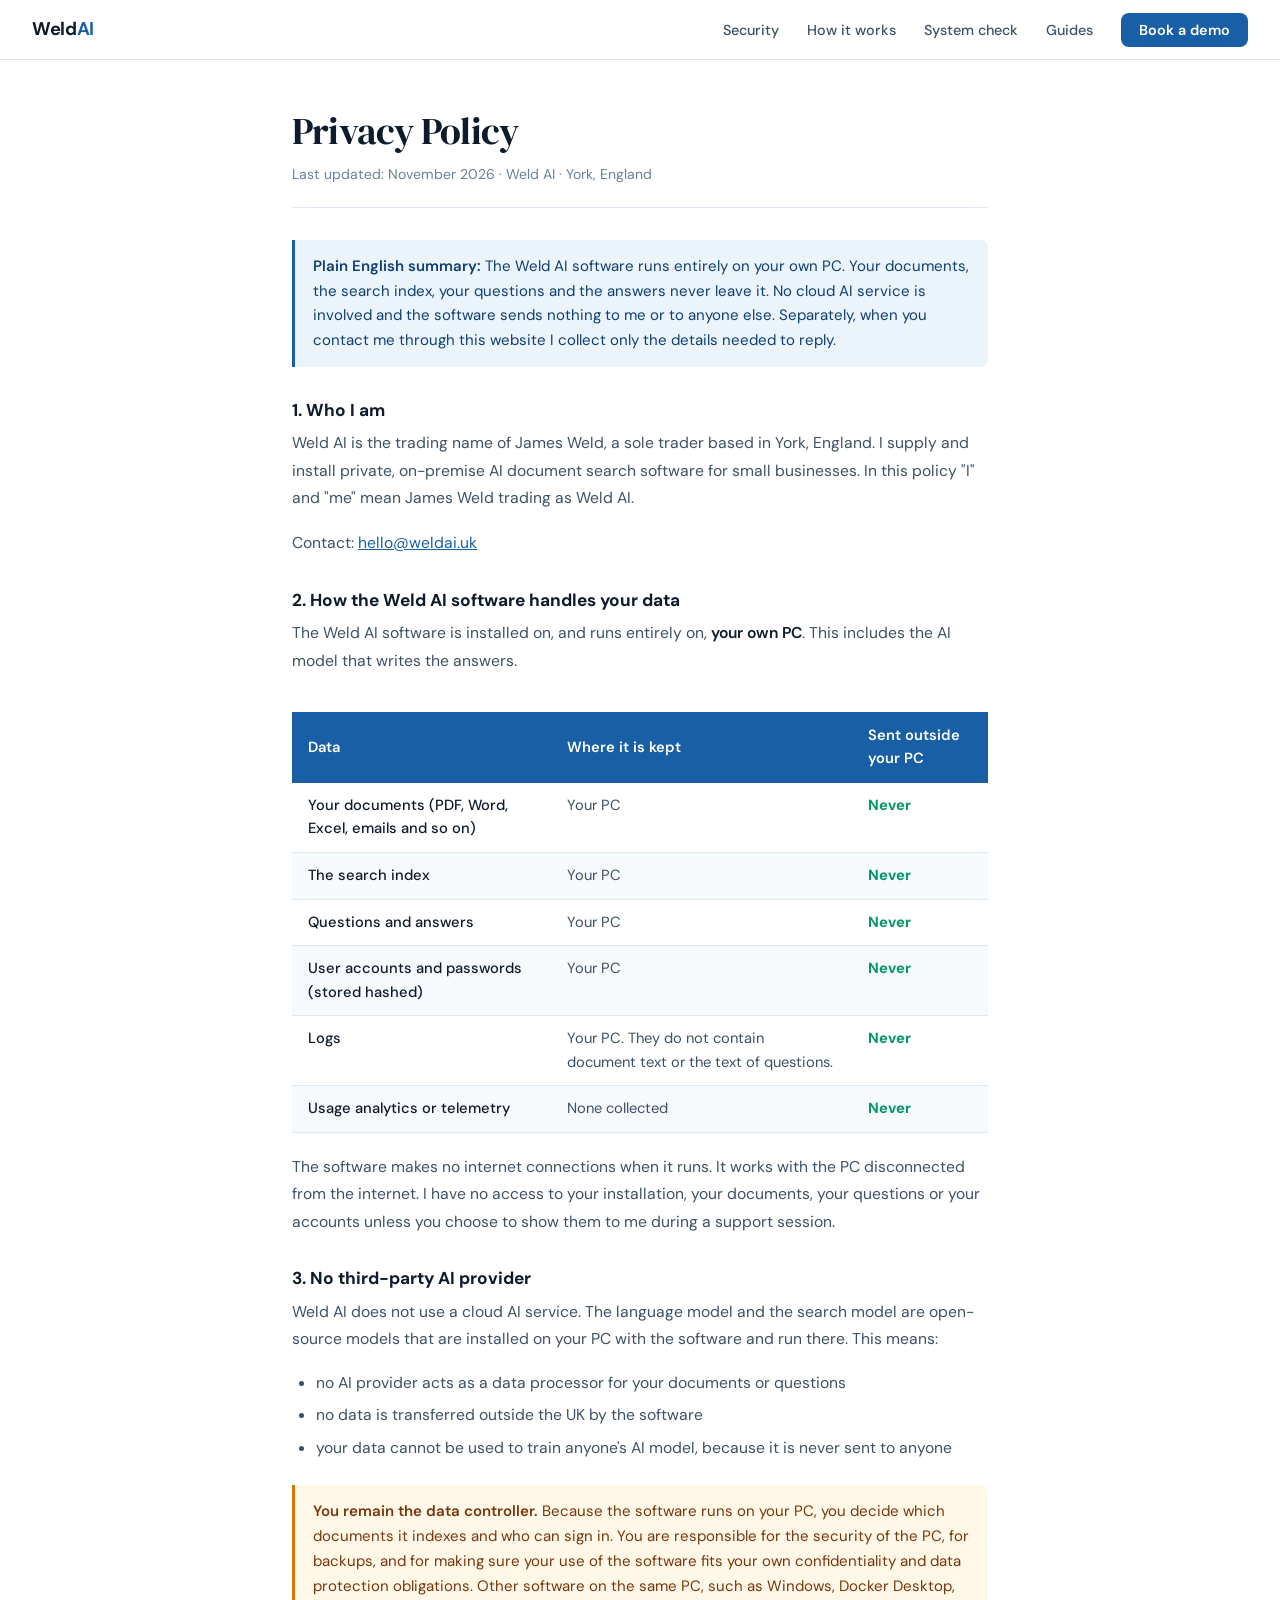
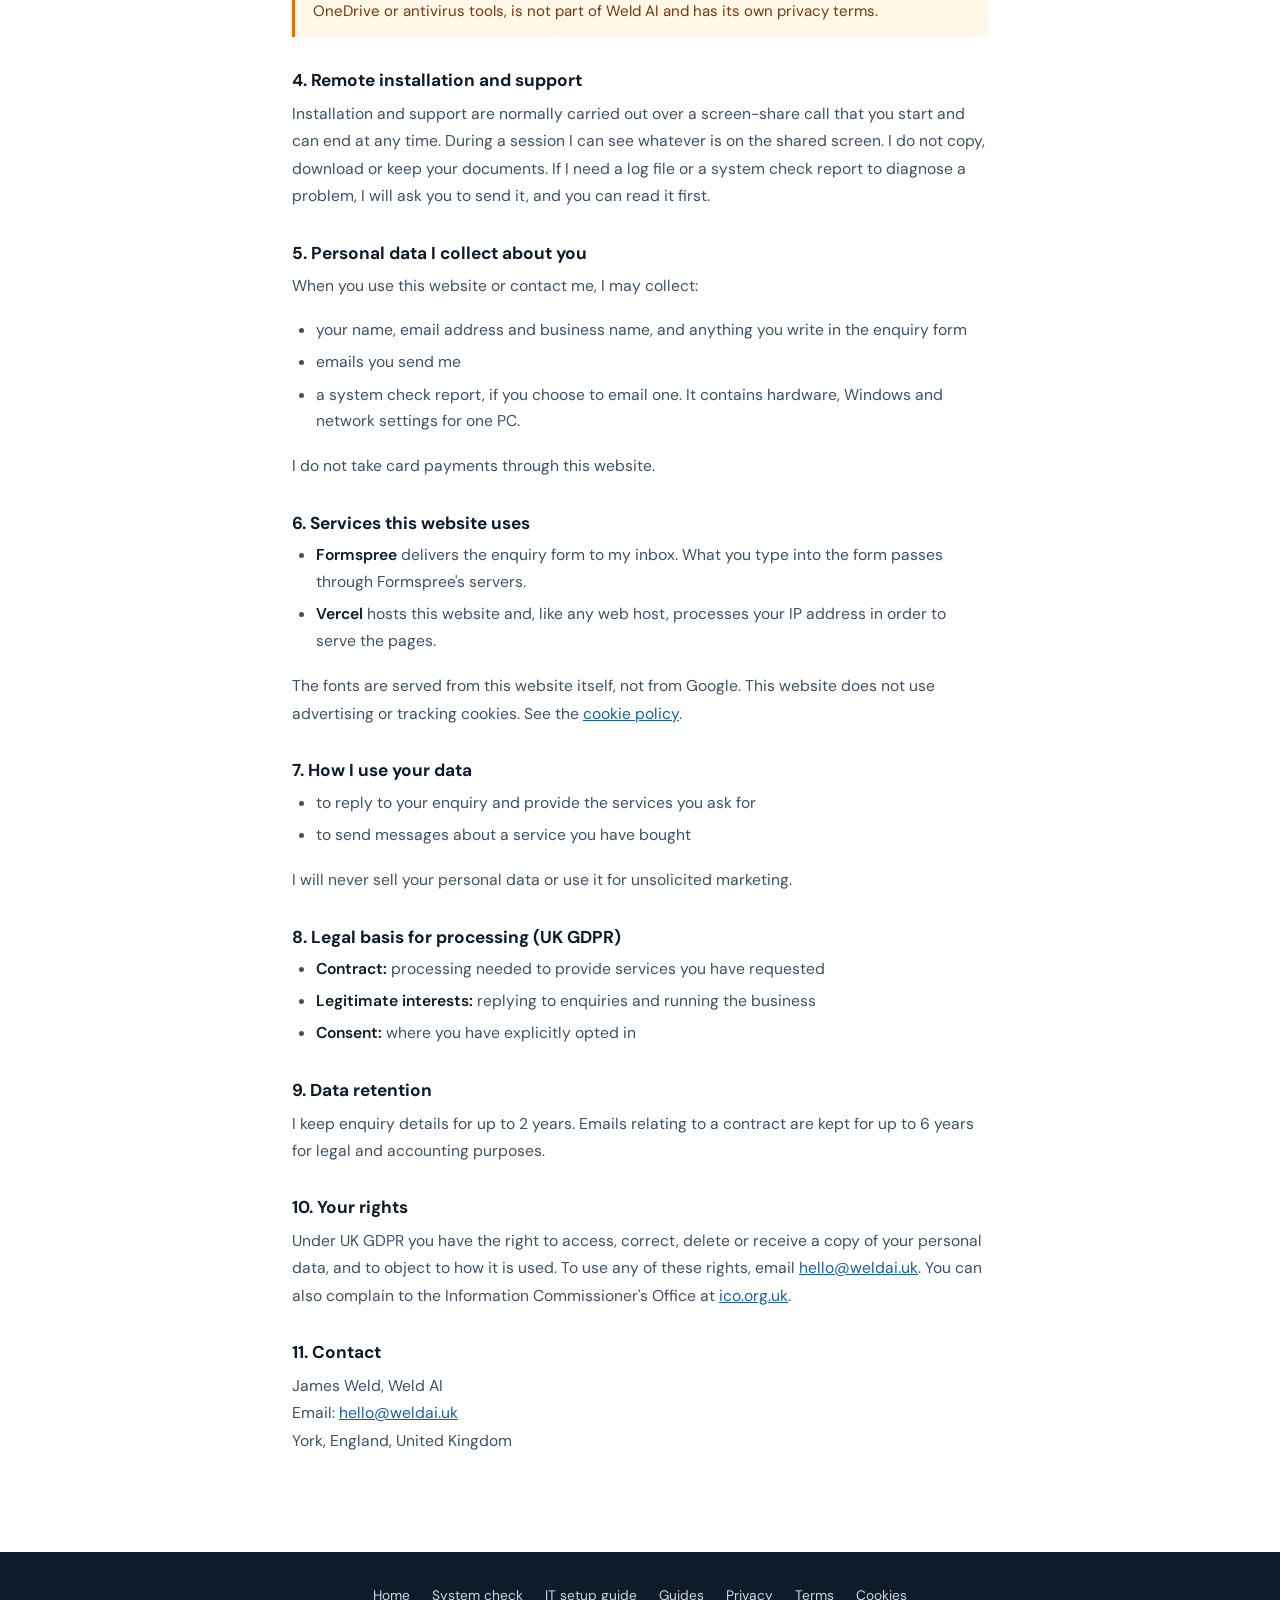
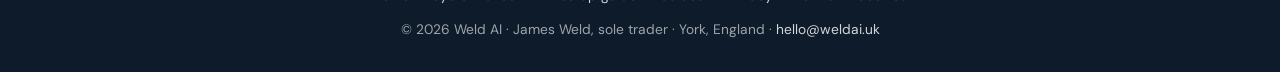
<file: privacy.html>
<!DOCTYPE html>
<html lang="en-GB">
<head>
<meta charset="UTF-8">
<meta name="viewport" content="width=device-width, initial-scale=1.0">
<title>Privacy Policy | Weld AI</title>
<meta name="description" content="How Weld AI handles data. The software runs entirely on your own PC and sends nothing to the cloud. This page also covers the details collected through this website.">
<link rel="canonical" href="https://www.weldai.uk/privacy.html">
<link rel="icon" href="/favicon.svg" type="image/svg+xml">
<link rel="stylesheet" href="/styles.css">
</head>
<body>
<a class="skip" href="#main">Skip to content</a>

<nav class="site-nav" aria-label="Main">
  <a class="nav-logo" href="/"><span>Weld</span>AI</a>
  <input type="checkbox" id="nav-toggle" class="nav-toggle" aria-hidden="true">
  <label for="nav-toggle" class="nav-burger" aria-label="Open menu"><span></span><span></span><span></span></label>
  <ul class="nav-links">
    <li><a href="/#security">Security</a></li>
    <li><a href="/#how">How it works</a></li>
    <li><a href="/systemcheck.html">System check</a></li>
    <li><a href="/blog.html">Guides</a></li>
    <li><a href="/#contact" class="nav-cta">Book a demo</a></li>
  </ul>
</nav>

<main id="main" class="prose legal">
  <h1>Privacy Policy</h1>
  <p class="meta">Last updated: November 2026 · Weld AI · York, England</p>

  <div class="note">
    <strong>Plain English summary:</strong> The Weld AI software runs entirely on your own PC. Your documents, the search index, your questions and the answers never leave it. No cloud AI service is involved and the software sends nothing to me or to anyone else. Separately, when you contact me through this website I collect only the details needed to reply.
  </div>

  <h2>1. Who I am</h2>
  <p>Weld AI is the trading name of James Weld, a sole trader based in York, England. I supply and install private, on-premise AI document search software for small businesses. In this policy "I" and "me" mean James Weld trading as Weld AI.</p>
  <p>Contact: <a href="mailto:hello@weldai.uk">hello@weldai.uk</a></p>

  <h2>2. How the Weld AI software handles your data</h2>
  <p>The Weld AI software is installed on, and runs entirely on, <strong>your own PC</strong>. This includes the AI model that writes the answers.</p>

  <div class="table-wrap"><table>
    <thead><tr><th>Data</th><th>Where it is kept</th><th>Sent outside your PC</th></tr></thead>
    <tbody>
      <tr><td>Your documents (PDF, Word, Excel, emails and so on)</td><td>Your PC</td><td class="check">Never</td></tr>
      <tr><td>The search index</td><td>Your PC</td><td class="check">Never</td></tr>
      <tr><td>Questions and answers</td><td>Your PC</td><td class="check">Never</td></tr>
      <tr><td>User accounts and passwords (stored hashed)</td><td>Your PC</td><td class="check">Never</td></tr>
      <tr><td>Logs</td><td>Your PC. They do not contain document text or the text of questions.</td><td class="check">Never</td></tr>
      <tr><td>Usage analytics or telemetry</td><td>None collected</td><td class="check">Never</td></tr>
    </tbody>
  </table></div>

  <p>The software makes no internet connections when it runs. It works with the PC disconnected from the internet. I have no access to your installation, your documents, your questions or your accounts unless you choose to show them to me during a support session.</p>

  <h2>3. No third-party AI provider</h2>
  <p>Weld AI does not use a cloud AI service. The language model and the search model are open-source models that are installed on your PC with the software and run there. This means:</p>
  <ul>
    <li>no AI provider acts as a data processor for your documents or questions</li>
    <li>no data is transferred outside the UK by the software</li>
    <li>your data cannot be used to train anyone's AI model, because it is never sent to anyone</li>
  </ul>

  <div class="warn">
    <strong>You remain the data controller.</strong> Because the software runs on your PC, you decide which documents it indexes and who can sign in. You are responsible for the security of the PC, for backups, and for making sure your use of the software fits your own confidentiality and data protection obligations. Other software on the same PC, such as Windows, Docker Desktop, OneDrive or antivirus tools, is not part of Weld AI and has its own privacy terms.
  </div>

  <h2>4. Remote installation and support</h2>
  <p>Installation and support are normally carried out over a screen-share call that you start and can end at any time. During a session I can see whatever is on the shared screen. I do not copy, download or keep your documents. If I need a log file or a system check report to diagnose a problem, I will ask you to send it, and you can read it first.</p>

  <h2>5. Personal data I collect about you</h2>
  <p>When you use this website or contact me, I may collect:</p>
  <ul>
    <li>your name, email address and business name, and anything you write in the enquiry form</li>
    <li>emails you send me</li>
    <li>a system check report, if you choose to email one. It contains hardware, Windows and network settings for one PC.</li>
  </ul>
  <p>I do not take card payments through this website.</p>

  <h2>6. Services this website uses</h2>
  <ul>
    <li><strong>Formspree</strong> delivers the enquiry form to my inbox. What you type into the form passes through Formspree's servers.</li>
    <li><strong>Vercel</strong> hosts this website and, like any web host, processes your IP address in order to serve the pages.</li>  </ul>
  <p>The fonts are served from this website itself, not from Google. This website does not use advertising or tracking cookies. See the <a href="/cookies.html">cookie policy</a>.</p>

  <h2>7. How I use your data</h2>
  <ul>
    <li>to reply to your enquiry and provide the services you ask for</li>
    <li>to send messages about a service you have bought</li>
  </ul>
  <p>I will never sell your personal data or use it for unsolicited marketing.</p>

  <h2>8. Legal basis for processing (UK GDPR)</h2>
  <ul>
    <li><strong>Contract:</strong> processing needed to provide services you have requested</li>
    <li><strong>Legitimate interests:</strong> replying to enquiries and running the business</li>
    <li><strong>Consent:</strong> where you have explicitly opted in</li>
  </ul>

  <h2>9. Data retention</h2>
  <p>I keep enquiry details for up to 2 years. Emails relating to a contract are kept for up to 6 years for legal and accounting purposes.</p>

  <h2>10. Your rights</h2>
  <p>Under UK GDPR you have the right to access, correct, delete or receive a copy of your personal data, and to object to how it is used. To use any of these rights, email <a href="mailto:hello@weldai.uk">hello@weldai.uk</a>. You can also complain to the Information Commissioner's Office at <a href="https://ico.org.uk" target="_blank" rel="noopener">ico.org.uk</a>.</p>

  <h2>11. Contact</h2>
  <p>James Weld, Weld AI<br>
  Email: <a href="mailto:hello@weldai.uk">hello@weldai.uk</a><br>
  York, England, United Kingdom</p>
</main>

<footer class="site-footer">
  <ul class="footer-links">
    <li><a href="/">Home</a></li>
    <li><a href="/systemcheck.html">System check</a></li>
    <li><a href="/it-setup.html">IT setup guide</a></li>
    <li><a href="/blog.html">Guides</a></li>
    <li><a href="/privacy.html">Privacy</a></li>
    <li><a href="/terms.html">Terms</a></li>
    <li><a href="/cookies.html">Cookies</a></li>
  </ul>
  <p>© 2026 Weld AI · James Weld, sole trader · York, England · <a href="mailto:hello@weldai.uk">hello@weldai.uk</a></p>
</footer>
</body>
</html>
</file>
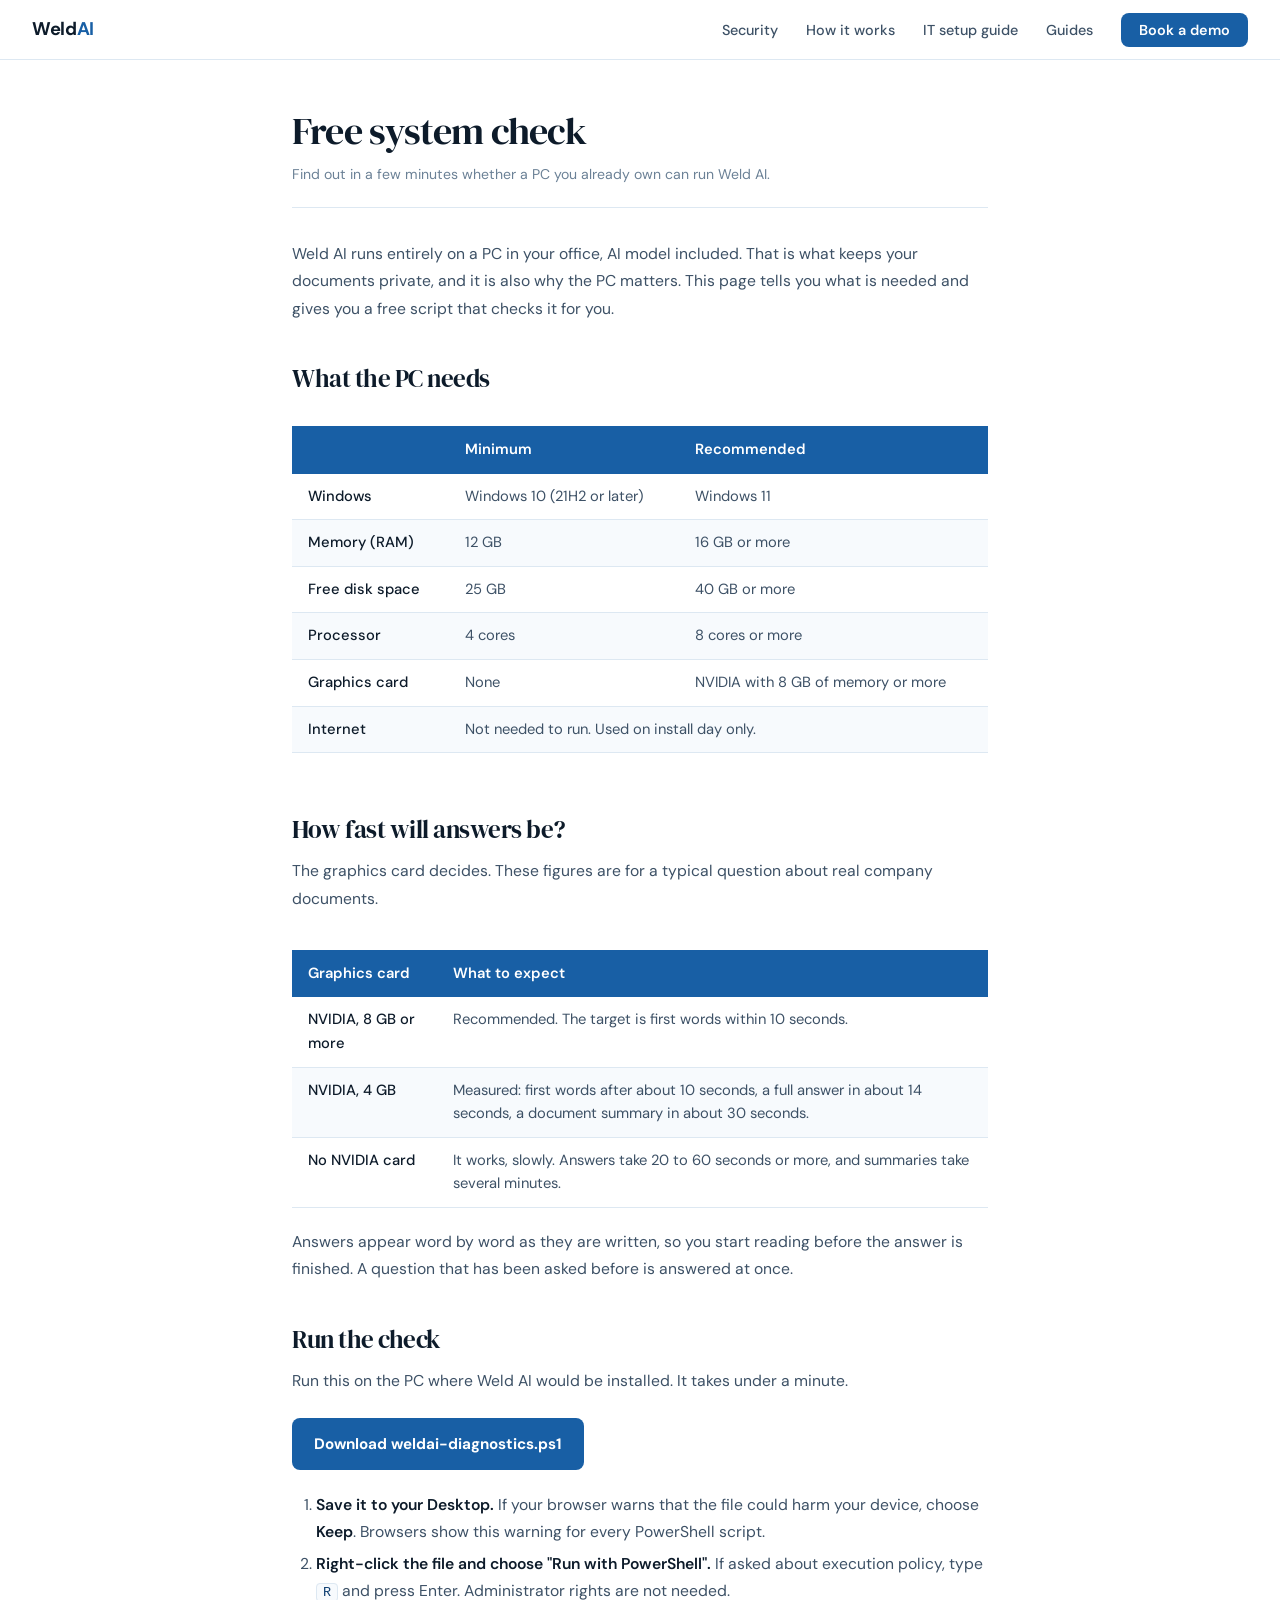
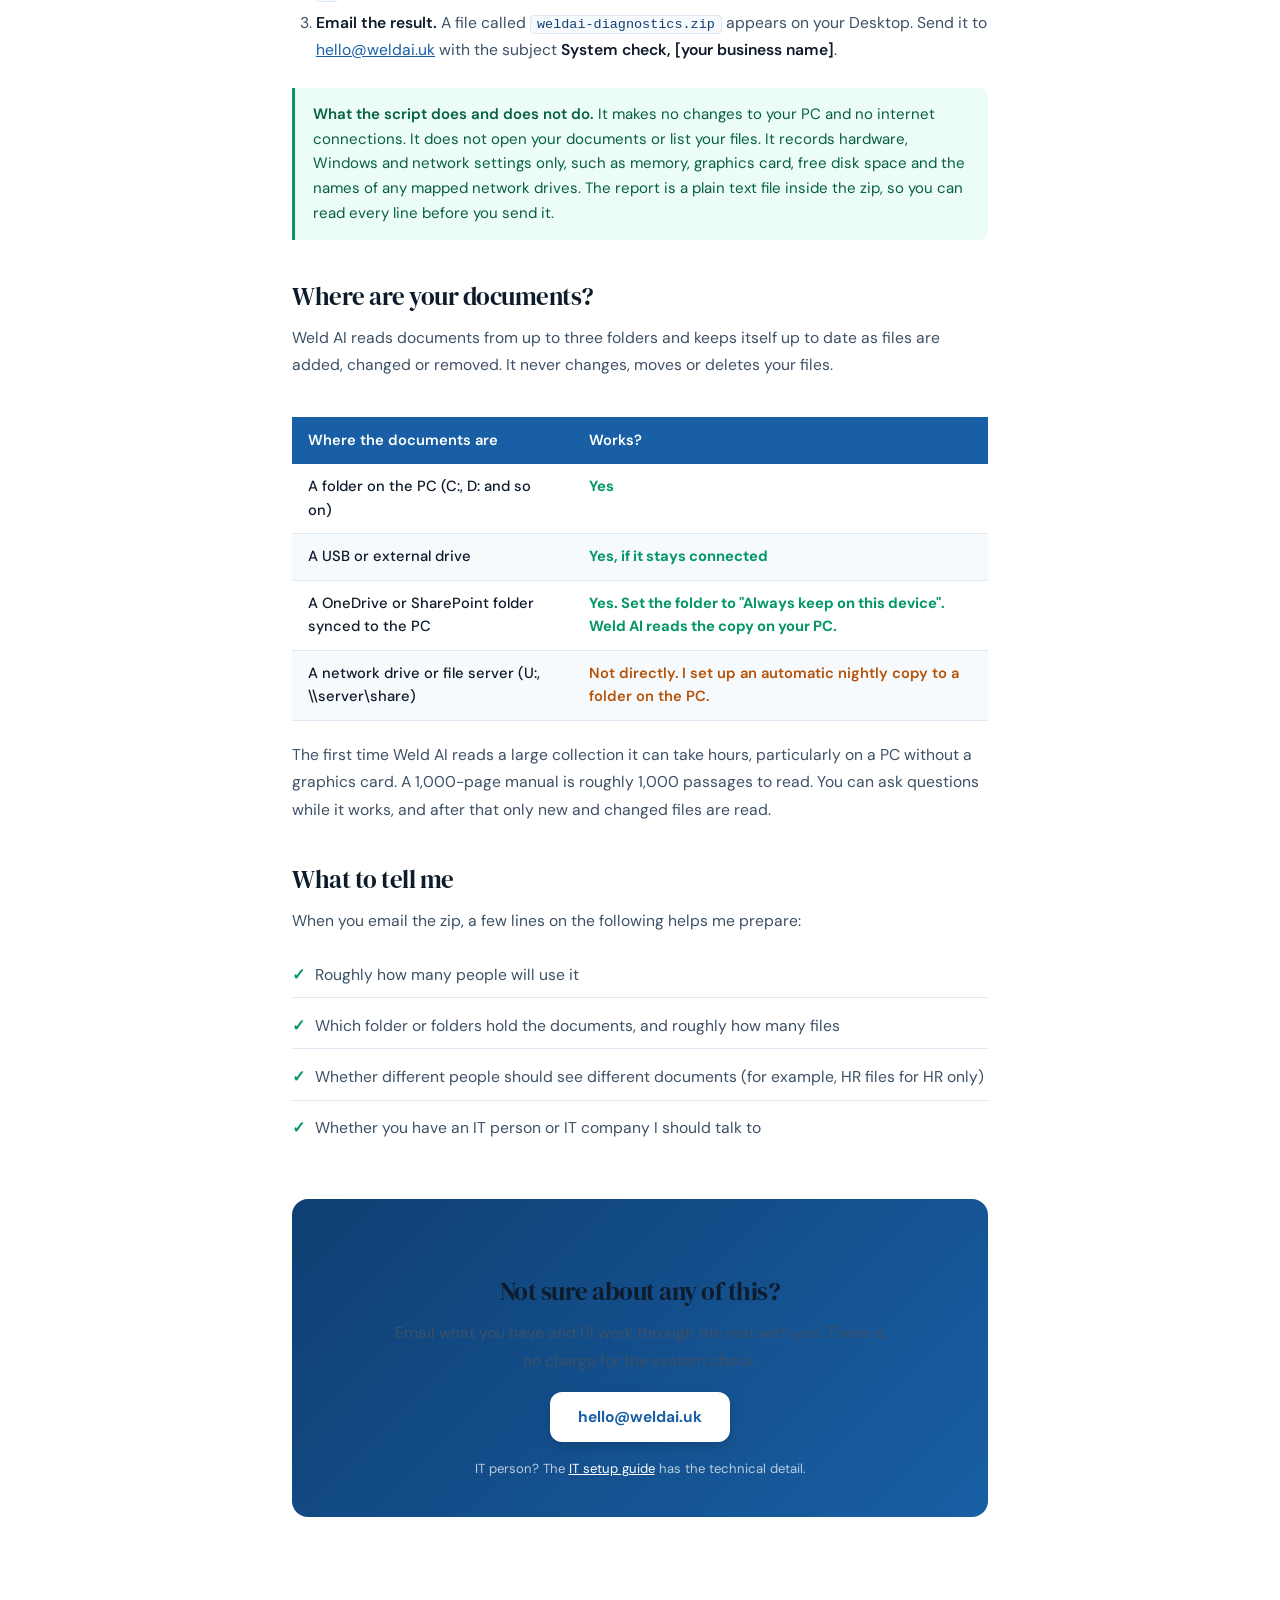
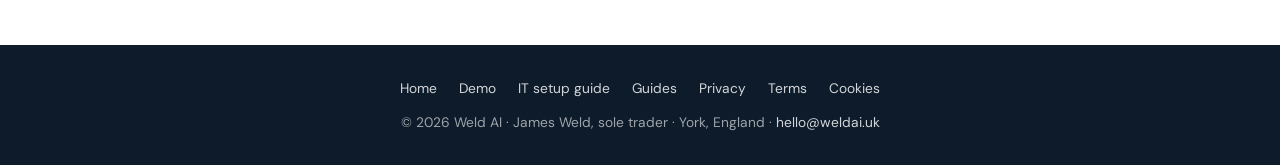
<file: systemcheck.html>
<!DOCTYPE html>
<html lang="en-GB">
<head>
<meta charset="UTF-8">
<meta name="viewport" content="width=device-width, initial-scale=1.0">
<title>Free System Check: Can Your PC Run Private AI? | Weld AI</title>
<meta name="description" content="Find out in a few minutes whether a Windows PC you already own can run Weld AI, the on-premise AI document search. Free script, no installation, no changes made.">
<link rel="canonical" href="https://www.weldai.uk/systemcheck.html">
<link rel="icon" href="/favicon.svg" type="image/svg+xml">
<meta property="og:type" content="article">
<meta property="og:url" content="https://www.weldai.uk/systemcheck.html">
<meta property="og:title" content="Free system check: can your PC run private, on-premise AI?">
<meta property="og:description" content="A free script that tells you in a few minutes whether a Windows PC you already own can run Weld AI. No installation, no changes made.">
<meta property="og:image" content="https://www.weldai.uk/screenshot-summary.png">
<meta property="og:site_name" content="Weld AI">
<meta property="og:locale" content="en_GB">
<meta name="twitter:card" content="summary_large_image">
<link rel="stylesheet" href="/styles.css">
<script type="application/ld+json">
{
  "@context": "https://schema.org",
  "@type": "HowTo",
  "name": "Check whether a Windows PC can run Weld AI",
  "description": "A free system check that confirms whether a Windows 10 or 11 PC meets the requirements for Weld AI, the on-premise AI document search.",
  "inLanguage": "en-GB",
  "totalTime": "PT5M",
  "step": [
    {"@type": "HowToStep", "name": "Download the script", "text": "Download weldai-diagnostics.ps1 and save it to the Desktop of the PC you want to use."},
    {"@type": "HowToStep", "name": "Run it", "text": "Right-click the file and choose Run with PowerShell. It takes under a minute and makes no changes."},
    {"@type": "HowToStep", "name": "Email the result", "text": "Email weldai-diagnostics.zip from your Desktop to hello@weldai.uk."}
  ],
  "publisher": {"@type": "Organization", "@id": "https://www.weldai.uk/#organization", "name": "Weld AI", "url": "https://www.weldai.uk/"}
}
</script>
</head>
<body>
<a class="skip" href="#main">Skip to content</a>

<nav class="site-nav" aria-label="Main">
  <a class="nav-logo" href="/"><span>Weld</span>AI</a>
  <input type="checkbox" id="nav-toggle" class="nav-toggle" aria-hidden="true">
  <label for="nav-toggle" class="nav-burger" aria-label="Open menu"><span></span><span></span><span></span></label>
  <ul class="nav-links">
    <li><a href="/#security">Security</a></li>
    <li><a href="/#how">How it works</a></li>
    <li><a href="/it-setup.html">IT setup guide</a></li>
    <li><a href="/blog.html">Guides</a></li>
    <li><a href="/#contact" class="nav-cta">Book a demo</a></li>
  </ul>
</nav>

<main id="main" class="prose">

  <h1>Free system check</h1>
  <p class="meta">Find out in a few minutes whether a PC you already own can run Weld AI.</p>

  <p>Weld AI runs entirely on a PC in your office, AI model included. That is what keeps your documents private, and it is also why the PC matters. This page tells you what is needed and gives you a free script that checks it for you.</p>

  <h2 id="requirements">What the PC needs</h2>

  <div class="table-wrap">
    <table>
      <thead><tr><th></th><th>Minimum</th><th>Recommended</th></tr></thead>
      <tbody>
        <tr><td>Windows</td><td>Windows 10 (21H2 or later)</td><td>Windows 11</td></tr>
        <tr><td>Memory (RAM)</td><td>12 GB</td><td>16 GB or more</td></tr>
        <tr><td>Free disk space</td><td>25 GB</td><td>40 GB or more</td></tr>
        <tr><td>Processor</td><td>4 cores</td><td>8 cores or more</td></tr>
        <tr><td>Graphics card</td><td>None</td><td>NVIDIA with 8 GB of memory or more</td></tr>
        <tr><td>Internet</td><td colspan="2">Not needed to run. Used on install day only.</td></tr>
      </tbody>
    </table>
  </div>

  <h2 id="speed">How fast will answers be?</h2>
  <p>The graphics card decides. These figures are for a typical question about real company documents.</p>

  <div class="table-wrap">
    <table>
      <thead><tr><th>Graphics card</th><th>What to expect</th></tr></thead>
      <tbody>
        <tr><td>NVIDIA, 8 GB or more</td><td>Recommended. The target is first words within 10 seconds.</td></tr>
        <tr><td>NVIDIA, 4 GB</td><td>Measured: first words after about 10 seconds, a full answer in about 14 seconds, a document summary in about 30 seconds.</td></tr>
        <tr><td>No NVIDIA card</td><td>It works, slowly. Answers take 20 to 60 seconds or more, and summaries take several minutes.</td></tr>
      </tbody>
    </table>
  </div>

  <p>Answers appear word by word as they are written, so you start reading before the answer is finished. A question that has been asked before is answered at once.</p>

  <h2 id="run">Run the check</h2>
  <p>Run this on the PC where Weld AI would be installed. It takes under a minute.</p>

  <p><a href="/weldai-diagnostics.ps1" class="download-btn">Download weldai-diagnostics.ps1</a></p>

  <ol>
    <li><strong>Save it to your Desktop.</strong> If your browser warns that the file could harm your device, choose <strong>Keep</strong>. Browsers show this warning for every PowerShell script.</li>
    <li><strong>Right-click the file and choose "Run with PowerShell".</strong> If asked about execution policy, type <code>R</code> and press Enter. Administrator rights are not needed.</li>
    <li><strong>Email the result.</strong> A file called <code>weldai-diagnostics.zip</code> appears on your Desktop. Send it to <a href="mailto:hello@weldai.uk">hello@weldai.uk</a> with the subject <strong>System check, [your business name]</strong>.</li>
  </ol>

  <div class="good">
    <strong>What the script does and does not do.</strong> It makes no changes to your PC and no internet connections. It does not open your documents or list your files. It records hardware, Windows and network settings only, such as memory, graphics card, free disk space and the names of any mapped network drives. The report is a plain text file inside the zip, so you can read every line before you send it.
  </div>

  <h2 id="documents">Where are your documents?</h2>
  <p>Weld AI reads documents from up to three folders and keeps itself up to date as files are added, changed or removed. It never changes, moves or deletes your files.</p>

  <div class="table-wrap">
    <table>
      <thead><tr><th>Where the documents are</th><th>Works?</th></tr></thead>
      <tbody>
        <tr><td>A folder on the PC (C:, D: and so on)</td><td class="check">Yes</td></tr>
        <tr><td>A USB or external drive</td><td class="check">Yes, if it stays connected</td></tr>
        <tr><td>A OneDrive or SharePoint folder synced to the PC</td><td class="check">Yes. Set the folder to "Always keep on this device". Weld AI reads the copy on your PC.</td></tr>
        <tr><td>A network drive or file server (U:, \\server\share)</td><td class="part">Not directly. I set up an automatic nightly copy to a folder on the PC.</td></tr>
      </tbody>
    </table>
  </div>

  <p>The first time Weld AI reads a large collection it can take hours, particularly on a PC without a graphics card. A 1,000-page manual is roughly 1,000 passages to read. You can ask questions while it works, and after that only new and changed files are read.</p>

  <h2 id="tell-me">What to tell me</h2>
  <p>When you email the zip, a few lines on the following helps me prepare:</p>
  <ul class="check-list">
    <li>Roughly how many people will use it</li>
    <li>Which folder or folders hold the documents, and roughly how many files</li>
    <li>Whether different people should see different documents (for example, HR files for HR only)</li>
    <li>Whether you have an IT person or IT company I should talk to</li>
  </ul>

  <div class="cta-box">
    <h2>Not sure about any of this?</h2>
    <p>Email what you have and I'll work through the rest with you. There is no charge for the system check.</p>
    <a href="mailto:hello@weldai.uk" class="btn-primary">hello@weldai.uk</a>
    <p class="fine">IT person? The <a href="/it-setup.html" style="color:#fff">IT setup guide</a> has the technical detail.</p>
  </div>

</main>

<footer class="site-footer">
  <ul class="footer-links">
    <li><a href="/">Home</a></li>
    <li><a href="/demo.html">Demo</a></li>
    <li><a href="/it-setup.html">IT setup guide</a></li>
    <li><a href="/blog.html">Guides</a></li>
    <li><a href="/privacy.html">Privacy</a></li>
    <li><a href="/terms.html">Terms</a></li>
    <li><a href="/cookies.html">Cookies</a></li>
  </ul>
  <p>© 2026 Weld AI · James Weld, sole trader · York, England · <a href="mailto:hello@weldai.uk">hello@weldai.uk</a></p>
</footer>
</body>
</html>
</file>
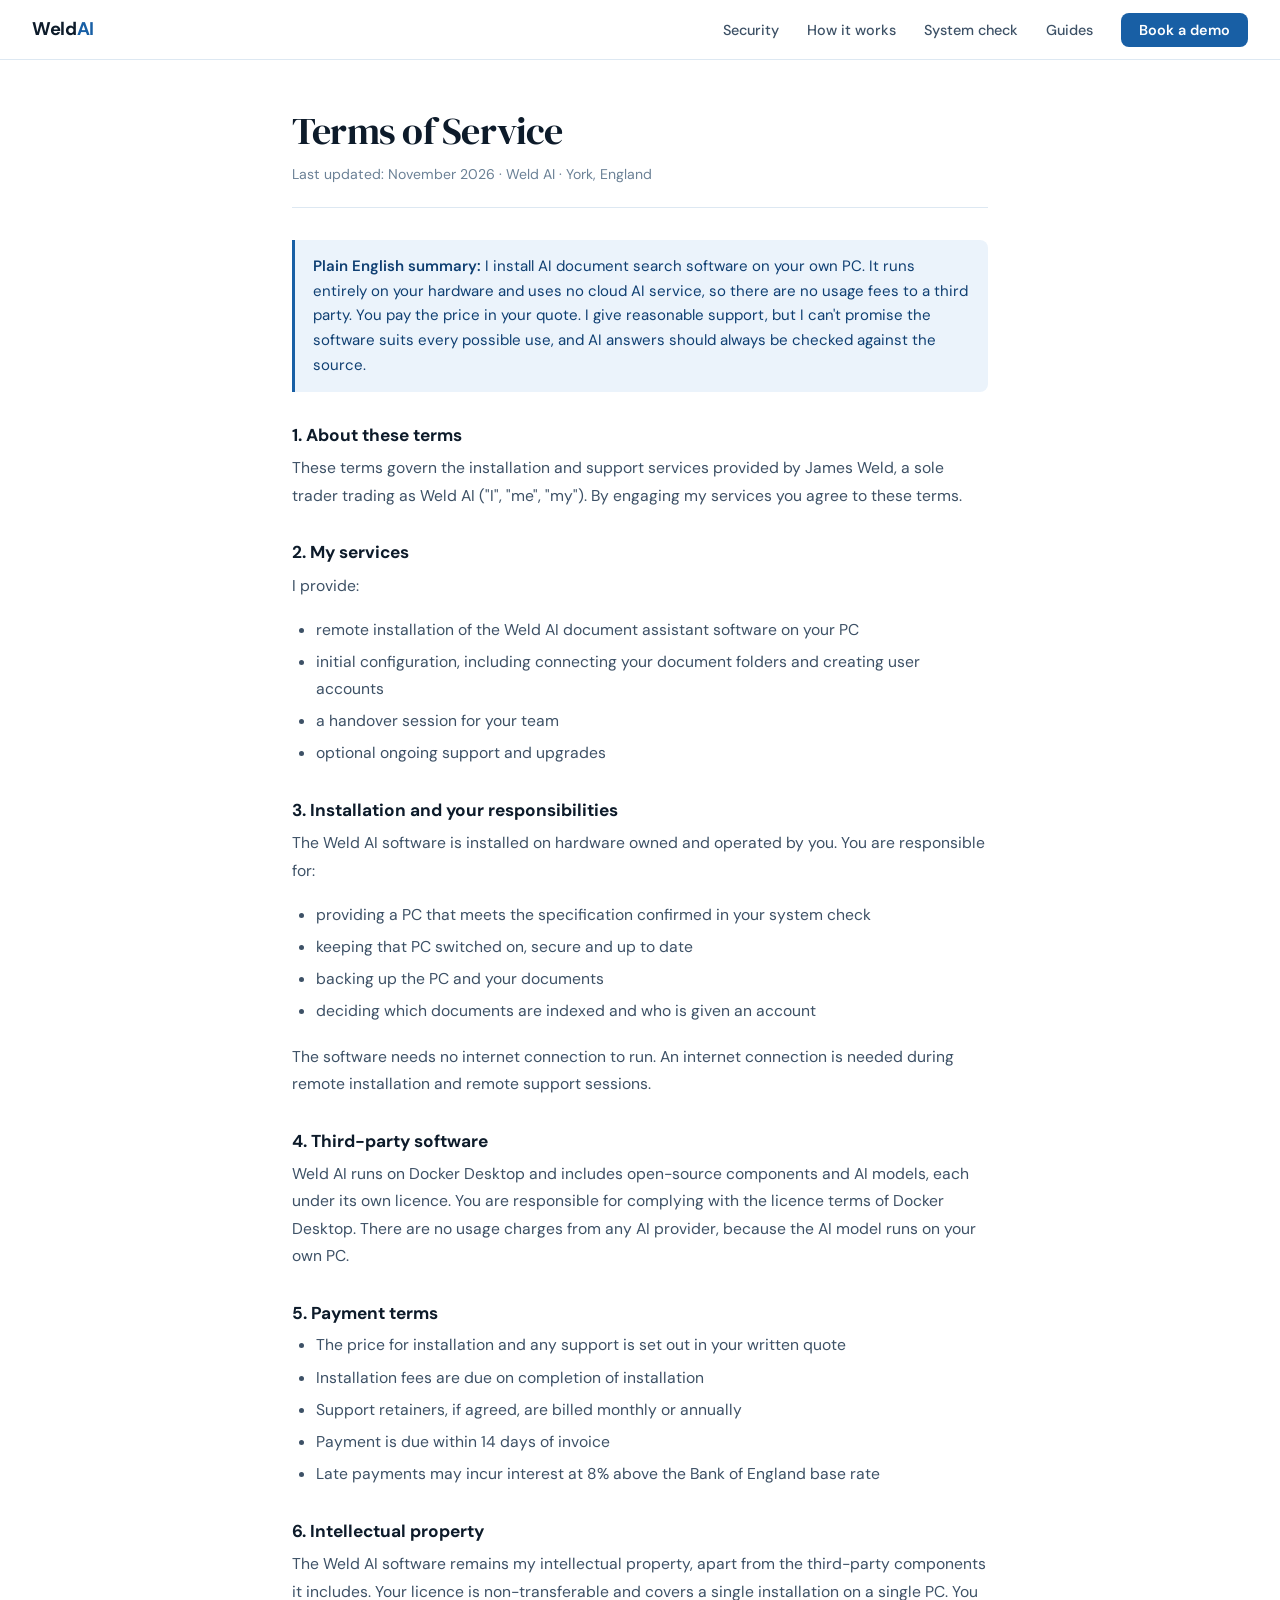
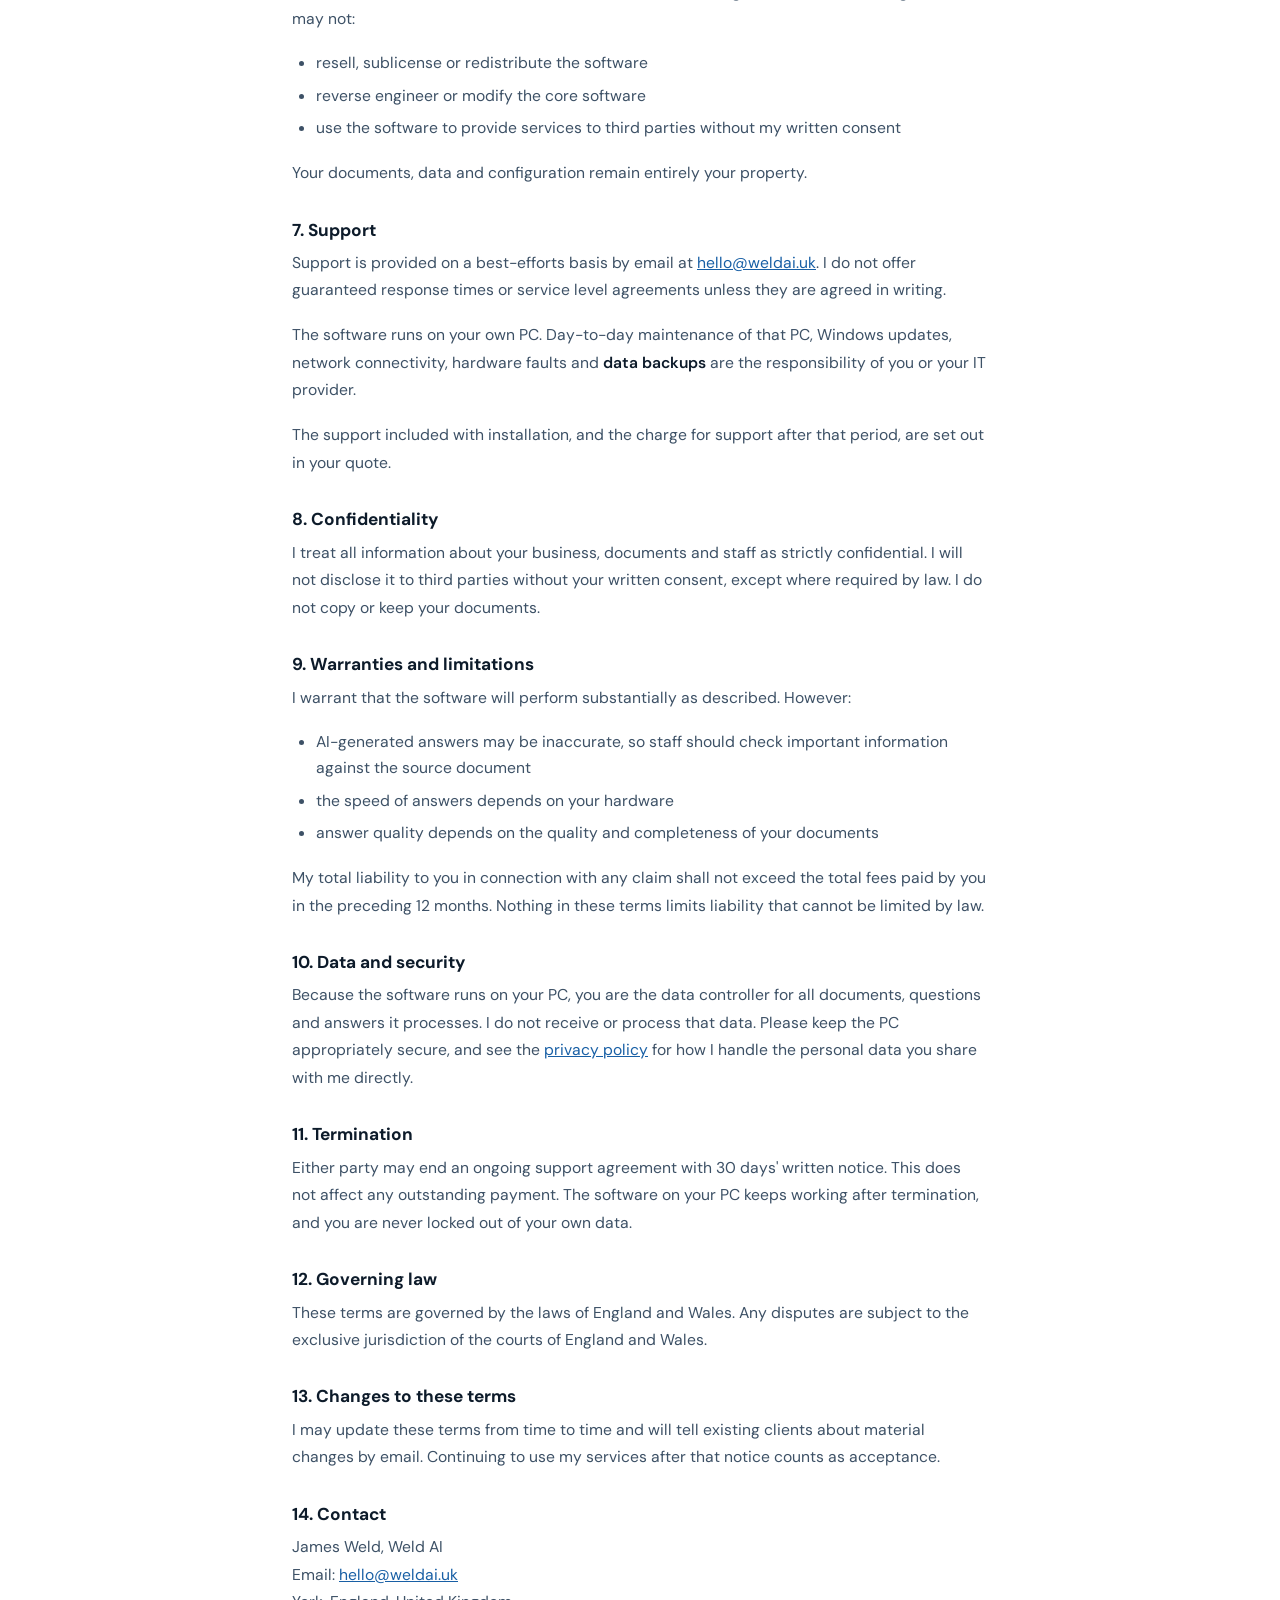
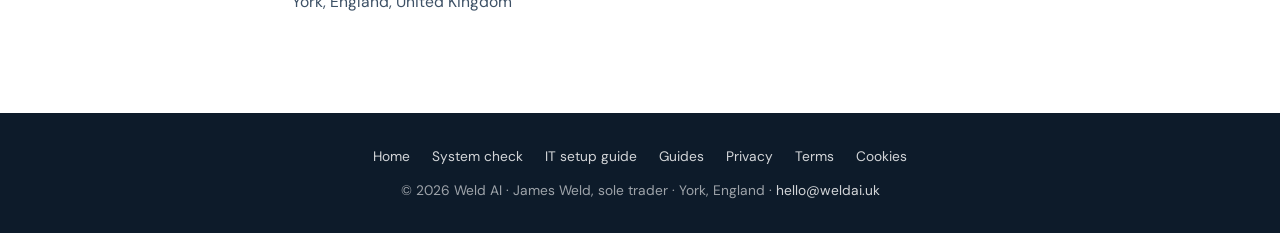
<file: terms.html>
<!DOCTYPE html>
<html lang="en-GB">
<head>
<meta charset="UTF-8">
<meta name="viewport" content="width=device-width, initial-scale=1.0">
<title>Terms of Service | Weld AI</title>
<meta name="description" content="Terms of service for Weld AI: installation of on-premise AI document search software on your own PC, support, payment and responsibilities.">
<link rel="canonical" href="https://www.weldai.uk/terms.html">
<link rel="icon" href="/favicon.svg" type="image/svg+xml">
<link rel="stylesheet" href="/styles.css">
</head>
<body>
<a class="skip" href="#main">Skip to content</a>

<nav class="site-nav" aria-label="Main">
  <a class="nav-logo" href="/"><span>Weld</span>AI</a>
  <input type="checkbox" id="nav-toggle" class="nav-toggle" aria-hidden="true">
  <label for="nav-toggle" class="nav-burger" aria-label="Open menu"><span></span><span></span><span></span></label>
  <ul class="nav-links">
    <li><a href="/#security">Security</a></li>
    <li><a href="/#how">How it works</a></li>
    <li><a href="/systemcheck.html">System check</a></li>
    <li><a href="/blog.html">Guides</a></li>
    <li><a href="/#contact" class="nav-cta">Book a demo</a></li>
  </ul>
</nav>

<main id="main" class="prose legal">
  <h1>Terms of Service</h1>
  <p class="meta">Last updated: November 2026 · Weld AI · York, England</p>

  <div class="note">
    <strong>Plain English summary:</strong> I install AI document search software on your own PC. It runs entirely on your hardware and uses no cloud AI service, so there are no usage fees to a third party. You pay the price in your quote. I give reasonable support, but I can't promise the software suits every possible use, and AI answers should always be checked against the source.
  </div>

  <h2>1. About these terms</h2>
  <p>These terms govern the installation and support services provided by James Weld, a sole trader trading as Weld AI ("I", "me", "my"). By engaging my services you agree to these terms.</p>

  <h2>2. My services</h2>
  <p>I provide:</p>
  <ul>
    <li>remote installation of the Weld AI document assistant software on your PC</li>
    <li>initial configuration, including connecting your document folders and creating user accounts</li>
    <li>a handover session for your team</li>
    <li>optional ongoing support and upgrades</li>
  </ul>

  <h2>3. Installation and your responsibilities</h2>
  <p>The Weld AI software is installed on hardware owned and operated by you. You are responsible for:</p>
  <ul>
    <li>providing a PC that meets the specification confirmed in your system check</li>
    <li>keeping that PC switched on, secure and up to date</li>
    <li>backing up the PC and your documents</li>
    <li>deciding which documents are indexed and who is given an account</li>
  </ul>
  <p>The software needs no internet connection to run. An internet connection is needed during remote installation and remote support sessions.</p>

  <h2>4. Third-party software</h2>
  <p>Weld AI runs on Docker Desktop and includes open-source components and AI models, each under its own licence. You are responsible for complying with the licence terms of Docker Desktop. There are no usage charges from any AI provider, because the AI model runs on your own PC.</p>

  <h2>5. Payment terms</h2>
  <ul>
    <li>The price for installation and any support is set out in your written quote</li>
    <li>Installation fees are due on completion of installation</li>
    <li>Support retainers, if agreed, are billed monthly or annually</li>
    <li>Payment is due within 14 days of invoice</li>
    <li>Late payments may incur interest at 8% above the Bank of England base rate</li>
  </ul>

  <h2>6. Intellectual property</h2>
  <p>The Weld AI software remains my intellectual property, apart from the third-party components it includes. Your licence is non-transferable and covers a single installation on a single PC. You may not:</p>
  <ul>
    <li>resell, sublicense or redistribute the software</li>
    <li>reverse engineer or modify the core software</li>
    <li>use the software to provide services to third parties without my written consent</li>
  </ul>
  <p>Your documents, data and configuration remain entirely your property.</p>

  <h2>7. Support</h2>
  <p>Support is provided on a best-efforts basis by email at <a href="mailto:hello@weldai.uk">hello@weldai.uk</a>. I do not offer guaranteed response times or service level agreements unless they are agreed in writing.</p>
  <p>The software runs on your own PC. Day-to-day maintenance of that PC, Windows updates, network connectivity, hardware faults and <strong>data backups</strong> are the responsibility of you or your IT provider.</p>
  <p>The support included with installation, and the charge for support after that period, are set out in your quote.</p>

  <h2>8. Confidentiality</h2>
  <p>I treat all information about your business, documents and staff as strictly confidential. I will not disclose it to third parties without your written consent, except where required by law. I do not copy or keep your documents.</p>

  <h2>9. Warranties and limitations</h2>
  <p>I warrant that the software will perform substantially as described. However:</p>
  <ul>
    <li>AI-generated answers may be inaccurate, so staff should check important information against the source document</li>
    <li>the speed of answers depends on your hardware</li>
    <li>answer quality depends on the quality and completeness of your documents</li>
  </ul>
  <p>My total liability to you in connection with any claim shall not exceed the total fees paid by you in the preceding 12 months. Nothing in these terms limits liability that cannot be limited by law.</p>

  <h2>10. Data and security</h2>
  <p>Because the software runs on your PC, you are the data controller for all documents, questions and answers it processes. I do not receive or process that data. Please keep the PC appropriately secure, and see the <a href="/privacy.html">privacy policy</a> for how I handle the personal data you share with me directly.</p>

  <h2>11. Termination</h2>
  <p>Either party may end an ongoing support agreement with 30 days' written notice. This does not affect any outstanding payment. The software on your PC keeps working after termination, and you are never locked out of your own data.</p>

  <h2>12. Governing law</h2>
  <p>These terms are governed by the laws of England and Wales. Any disputes are subject to the exclusive jurisdiction of the courts of England and Wales.</p>

  <h2>13. Changes to these terms</h2>
  <p>I may update these terms from time to time and will tell existing clients about material changes by email. Continuing to use my services after that notice counts as acceptance.</p>

  <h2>14. Contact</h2>
  <p>James Weld, Weld AI<br>
  Email: <a href="mailto:hello@weldai.uk">hello@weldai.uk</a><br>
  York, England, United Kingdom</p>
</main>

<footer class="site-footer">
  <ul class="footer-links">
    <li><a href="/">Home</a></li>
    <li><a href="/systemcheck.html">System check</a></li>
    <li><a href="/it-setup.html">IT setup guide</a></li>
    <li><a href="/blog.html">Guides</a></li>
    <li><a href="/privacy.html">Privacy</a></li>
    <li><a href="/terms.html">Terms</a></li>
    <li><a href="/cookies.html">Cookies</a></li>
  </ul>
  <p>© 2026 Weld AI · James Weld, sole trader · York, England · <a href="mailto:hello@weldai.uk">hello@weldai.uk</a></p>
</footer>
</body>
</html>
</file>
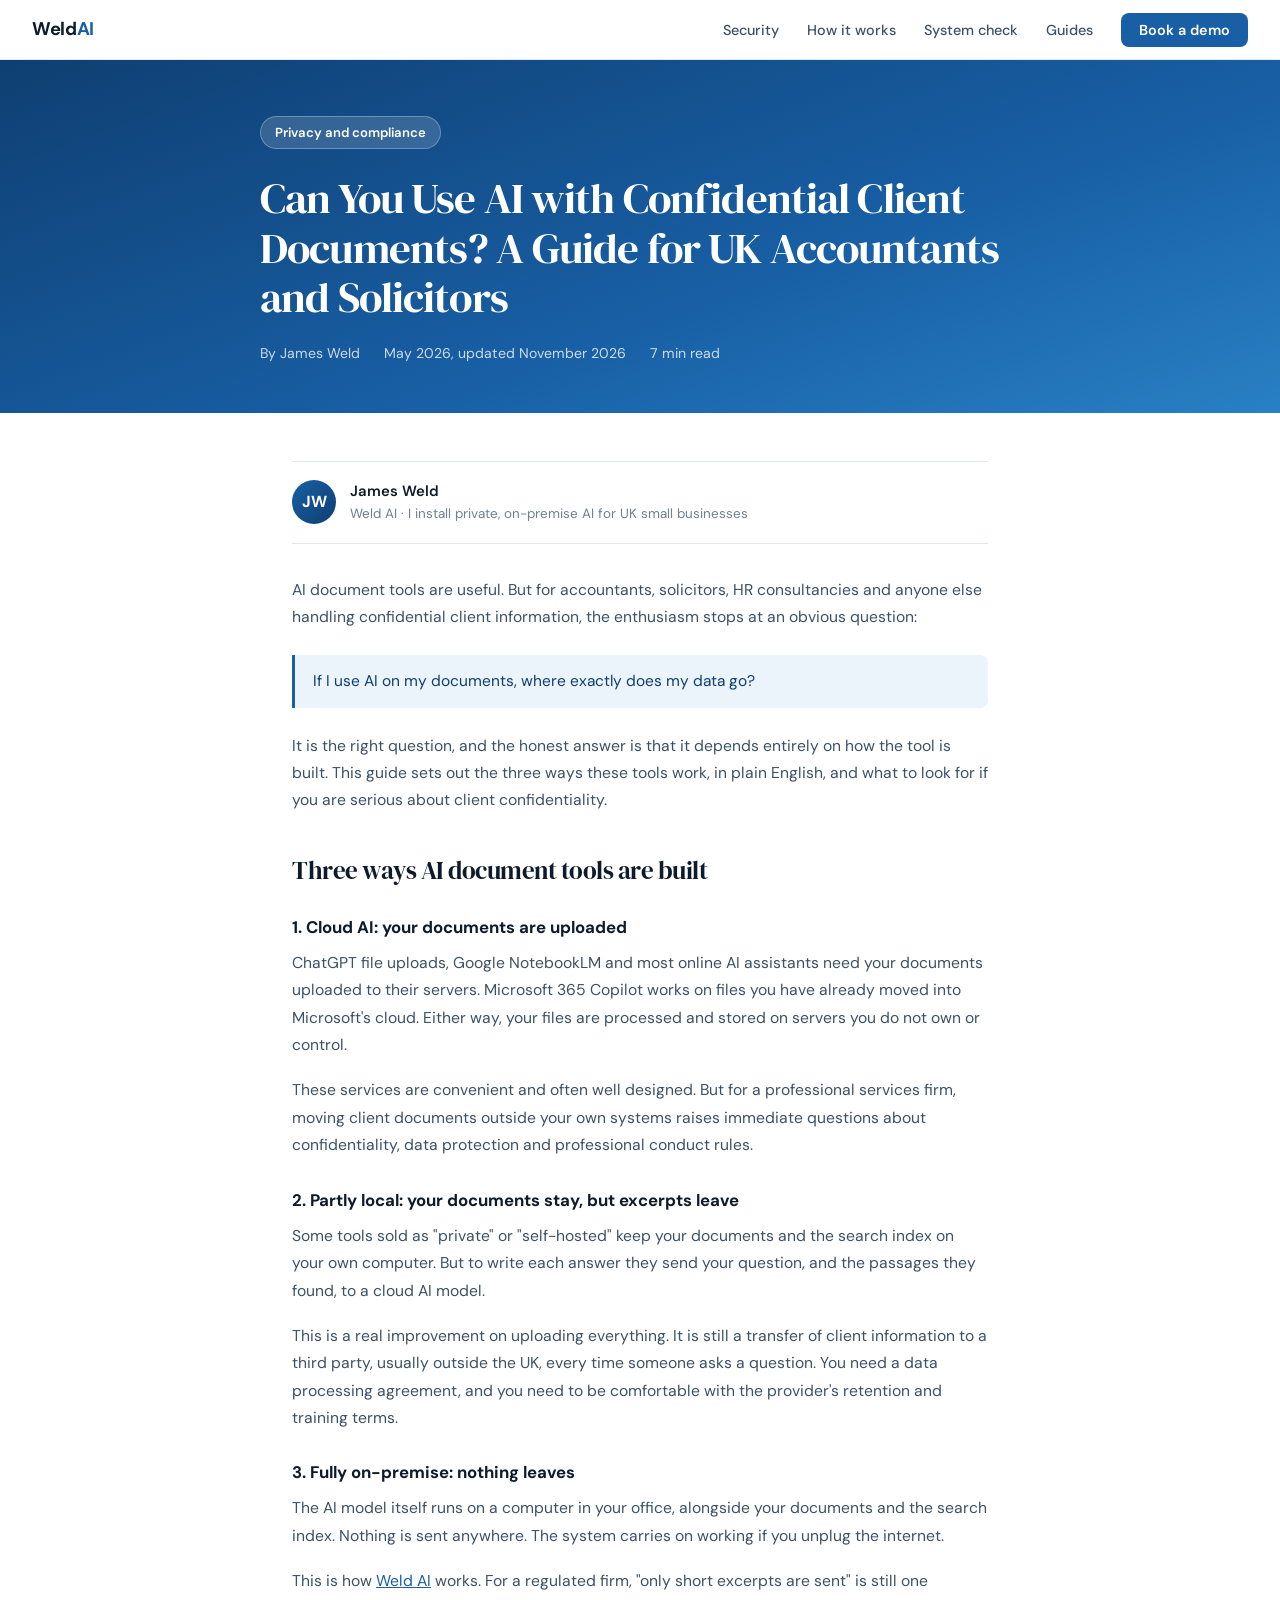
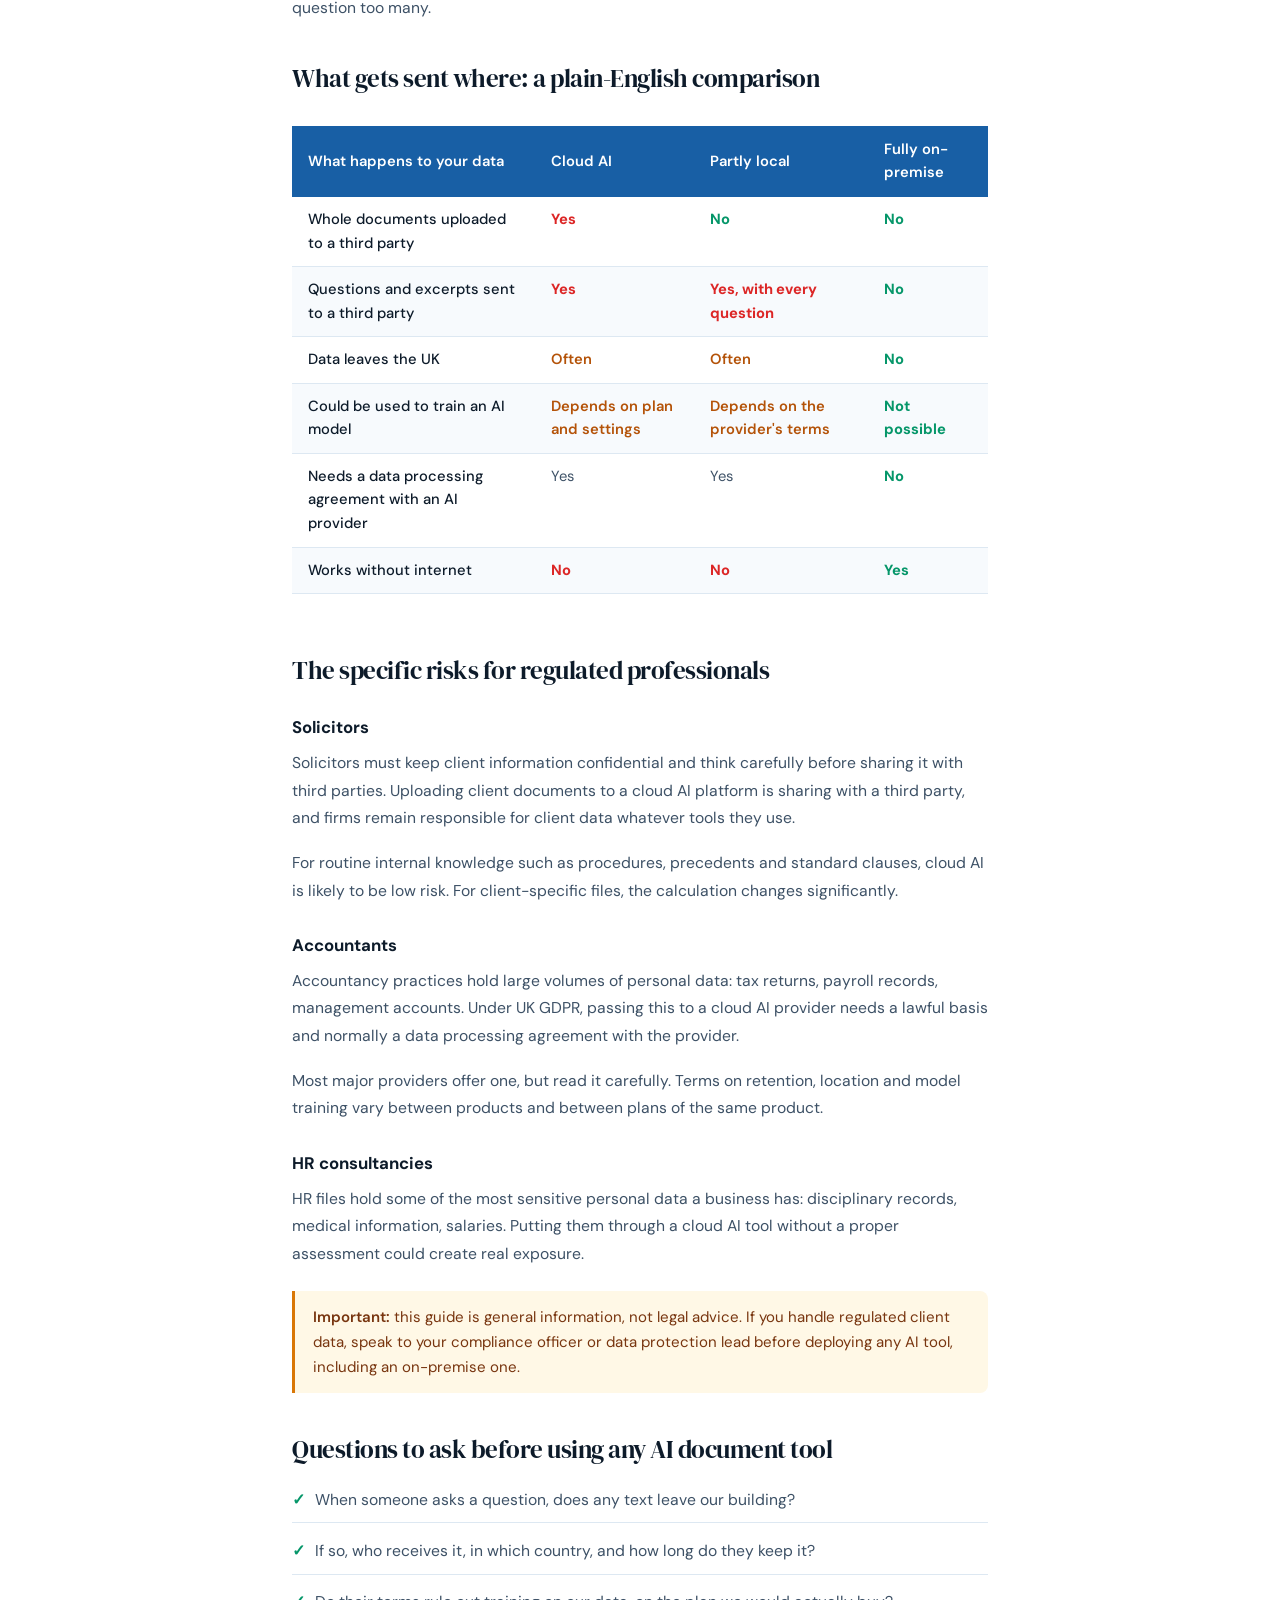
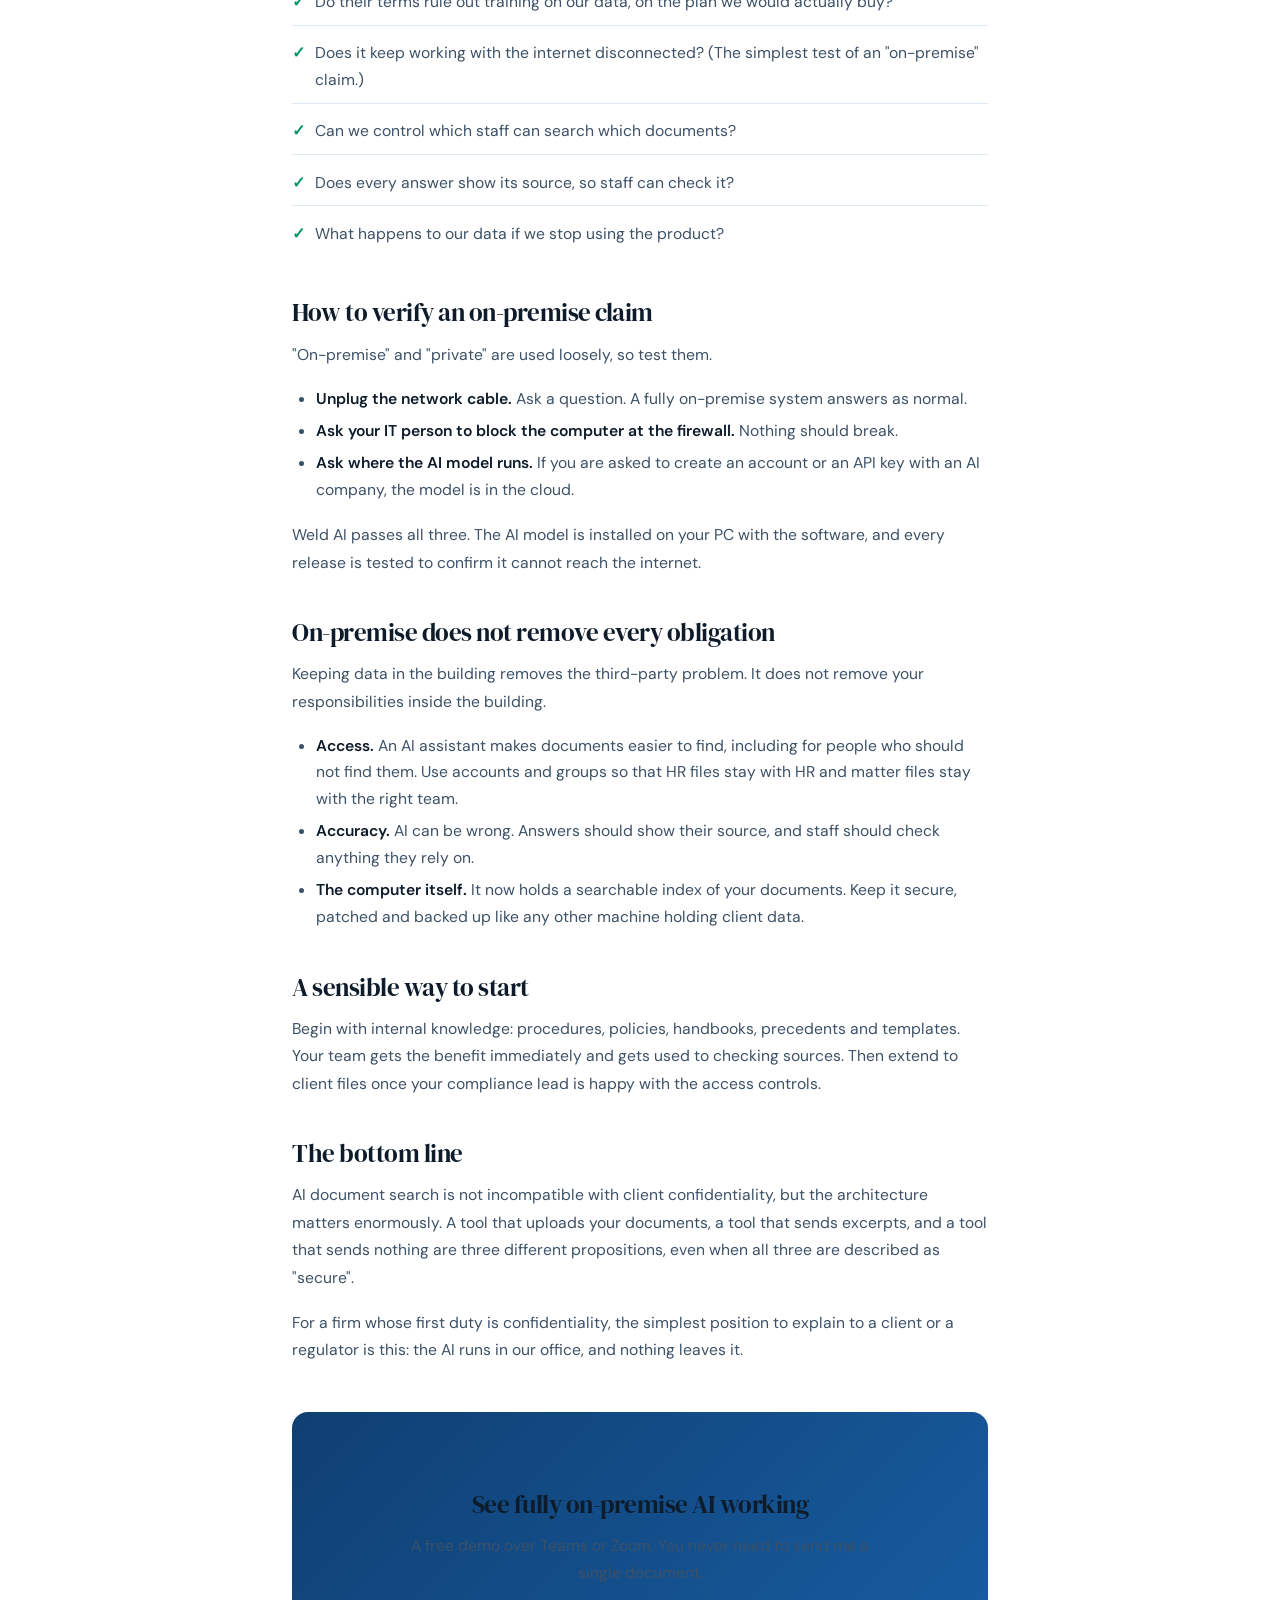
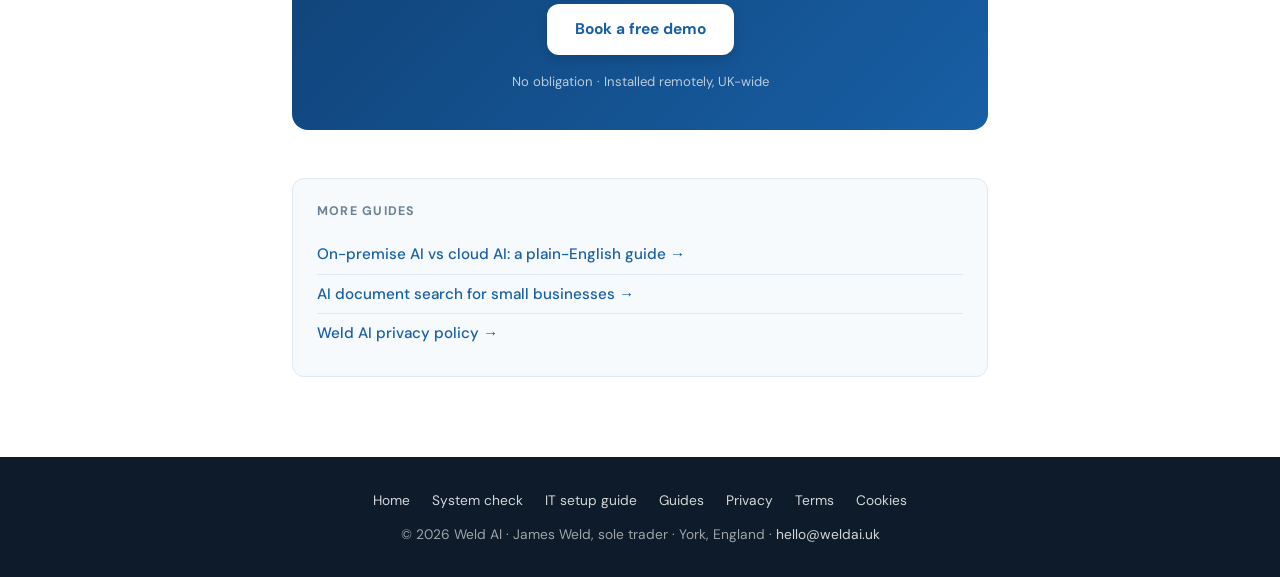
<file: blog/ai-confidential-documents-accountants-solicitors.html>
<!DOCTYPE html>
<html lang="en-GB">
<head>
<meta charset="UTF-8">
<meta name="viewport" content="width=device-width, initial-scale=1.0">
<title>Can You Use AI with Confidential Client Documents? A Guide for UK Accountants and Solicitors | Weld AI</title>
<meta name="description" content="Where does your data go when you use AI on client documents? A plain-English guide for UK accountants and solicitors to cloud, partly local and fully on-premise AI.">
<link rel="canonical" href="https://www.weldai.uk/blog/ai-confidential-documents-accountants-solicitors.html">
<link rel="icon" href="/favicon.svg" type="image/svg+xml">
<meta property="og:type" content="article">
<meta property="og:url" content="https://www.weldai.uk/blog/ai-confidential-documents-accountants-solicitors.html">
<meta property="og:title" content="Can you use AI with confidential client documents?">
<meta property="og:description" content="A plain-English guide for UK accountants and solicitors: where your data goes with cloud, partly local and fully on-premise AI.">
<meta property="og:image" content="https://www.weldai.uk/screenshot-summary.png">
<meta property="og:site_name" content="Weld AI">
<meta property="og:locale" content="en_GB">
<meta name="twitter:card" content="summary_large_image">
<link rel="stylesheet" href="/styles.css">
<script type="application/ld+json">
{
  "@context": "https://schema.org",
  "@type": "Article",
  "headline": "Can You Use AI with Confidential Client Documents? A Guide for UK Accountants and Solicitors",
  "description": "Where does your data go when you use AI on client documents? A plain-English guide to cloud, partly local and fully on-premise AI.",
  "url": "https://www.weldai.uk/blog/ai-confidential-documents-accountants-solicitors.html",
  "inLanguage": "en-GB",
  "datePublished": "2026-05",
  "dateModified": "2026-11-14",
  "author": {"@type": "Person", "name": "James Weld"},
  "publisher": {"@type": "Organization", "@id": "https://www.weldai.uk/#organization", "name": "Weld AI", "url": "https://www.weldai.uk/"}
}
</script>
</head>
<body>
<a class="skip" href="#main">Skip to content</a>

<nav class="site-nav" aria-label="Main">
  <a class="nav-logo" href="/"><span>Weld</span>AI</a>
  <input type="checkbox" id="nav-toggle" class="nav-toggle" aria-hidden="true">
  <label for="nav-toggle" class="nav-burger" aria-label="Open menu"><span></span><span></span><span></span></label>
  <ul class="nav-links">
    <li><a href="/#security">Security</a></li>
    <li><a href="/#how">How it works</a></li>
    <li><a href="/systemcheck.html">System check</a></li>
    <li><a href="/blog.html">Guides</a></li>
    <li><a href="/#contact" class="nav-cta">Book a demo</a></li>
  </ul>
</nav>

<header class="hero small left">
  <div class="hero-inner">
    <div class="hero-badge">Privacy and compliance</div>
    <h1>Can You Use AI with Confidential Client Documents? A Guide for UK Accountants and Solicitors</h1>
    <div class="hero-meta">
      <span>By James Weld</span>
      <span>May 2026, updated November 2026</span>
      <span>7 min read</span>
    </div>
  </div>
</header>

<main id="main" class="prose">

  <div class="author">
    <div class="author-avatar">JW</div>
    <div>
      <div class="author-name">James Weld</div>
      <div class="author-bio">Weld AI · I install private, on-premise AI for UK small businesses</div>
    </div>
  </div>

  <p>AI document tools are useful. But for accountants, solicitors, HR consultancies and anyone else handling confidential client information, the enthusiasm stops at an obvious question:</p>

  <blockquote>If I use AI on my documents, where exactly does my data go?</blockquote>

  <p>It is the right question, and the honest answer is that it depends entirely on how the tool is built. This guide sets out the three ways these tools work, in plain English, and what to look for if you are serious about client confidentiality.</p>

  <h2>Three ways AI document tools are built</h2>

  <h3>1. Cloud AI: your documents are uploaded</h3>
  <p>ChatGPT file uploads, Google NotebookLM and most online AI assistants need your documents uploaded to their servers. Microsoft 365 Copilot works on files you have already moved into Microsoft's cloud. Either way, your files are processed and stored on servers you do not own or control.</p>
  <p>These services are convenient and often well designed. But for a professional services firm, moving client documents outside your own systems raises immediate questions about confidentiality, data protection and professional conduct rules.</p>

  <h3>2. Partly local: your documents stay, but excerpts leave</h3>
  <p>Some tools sold as "private" or "self-hosted" keep your documents and the search index on your own computer. But to write each answer they send your question, and the passages they found, to a cloud AI model.</p>
  <p>This is a real improvement on uploading everything. It is still a transfer of client information to a third party, usually outside the UK, every time someone asks a question. You need a data processing agreement, and you need to be comfortable with the provider's retention and training terms.</p>

  <h3>3. Fully on-premise: nothing leaves</h3>
  <p>The AI model itself runs on a computer in your office, alongside your documents and the search index. Nothing is sent anywhere. The system carries on working if you unplug the internet.</p>
  <p>This is how <a href="/">Weld AI</a> works. For a regulated firm, "only short excerpts are sent" is still one question too many.</p>

  <h2>What gets sent where: a plain-English comparison</h2>

  <div class="table-wrap">
  <table>
    <thead>
      <tr><th>What happens to your data</th><th>Cloud AI</th><th>Partly local</th><th>Fully on-premise</th></tr>
    </thead>
    <tbody>
      <tr><td>Whole documents uploaded to a third party</td><td class="cross">Yes</td><td class="check">No</td><td class="check">No</td></tr>
      <tr><td>Questions and excerpts sent to a third party</td><td class="cross">Yes</td><td class="cross">Yes, with every question</td><td class="check">No</td></tr>
      <tr><td>Data leaves the UK</td><td class="part">Often</td><td class="part">Often</td><td class="check">No</td></tr>
      <tr><td>Could be used to train an AI model</td><td class="part">Depends on plan and settings</td><td class="part">Depends on the provider's terms</td><td class="check">Not possible</td></tr>
      <tr><td>Needs a data processing agreement with an AI provider</td><td>Yes</td><td>Yes</td><td class="check">No</td></tr>
      <tr><td>Works without internet</td><td class="cross">No</td><td class="cross">No</td><td class="check">Yes</td></tr>
    </tbody>
  </table>
  </div>

  <h2>The specific risks for regulated professionals</h2>

  <h3>Solicitors</h3>
  <p>Solicitors must keep client information confidential and think carefully before sharing it with third parties. Uploading client documents to a cloud AI platform is sharing with a third party, and firms remain responsible for client data whatever tools they use.</p>
  <p>For routine internal knowledge such as procedures, precedents and standard clauses, cloud AI is likely to be low risk. For client-specific files, the calculation changes significantly.</p>

  <h3>Accountants</h3>
  <p>Accountancy practices hold large volumes of personal data: tax returns, payroll records, management accounts. Under UK GDPR, passing this to a cloud AI provider needs a lawful basis and normally a data processing agreement with the provider.</p>
  <p>Most major providers offer one, but read it carefully. Terms on retention, location and model training vary between products and between plans of the same product.</p>

  <h3>HR consultancies</h3>
  <p>HR files hold some of the most sensitive personal data a business has: disciplinary records, medical information, salaries. Putting them through a cloud AI tool without a proper assessment could create real exposure.</p>

  <div class="warn">
    <strong>Important:</strong> this guide is general information, not legal advice. If you handle regulated client data, speak to your compliance officer or data protection lead before deploying any AI tool, including an on-premise one.
  </div>

  <h2>Questions to ask before using any AI document tool</h2>

  <ul class="check-list">
    <li>When someone asks a question, does any text leave our building?</li>
    <li>If so, who receives it, in which country, and how long do they keep it?</li>
    <li>Do their terms rule out training on our data, on the plan we would actually buy?</li>
    <li>Does it keep working with the internet disconnected? (The simplest test of an "on-premise" claim.)</li>
    <li>Can we control which staff can search which documents?</li>
    <li>Does every answer show its source, so staff can check it?</li>
    <li>What happens to our data if we stop using the product?</li>
  </ul>

  <h2>How to verify an on-premise claim</h2>

  <p>"On-premise" and "private" are used loosely, so test them.</p>

  <ul>
    <li><strong>Unplug the network cable.</strong> Ask a question. A fully on-premise system answers as normal.</li>
    <li><strong>Ask your IT person to block the computer at the firewall.</strong> Nothing should break.</li>
    <li><strong>Ask where the AI model runs.</strong> If you are asked to create an account or an API key with an AI company, the model is in the cloud.</li>
  </ul>

  <p>Weld AI passes all three. The AI model is installed on your PC with the software, and every release is tested to confirm it cannot reach the internet.</p>

  <h2>On-premise does not remove every obligation</h2>

  <p>Keeping data in the building removes the third-party problem. It does not remove your responsibilities inside the building.</p>

  <ul>
    <li><strong>Access.</strong> An AI assistant makes documents easier to find, including for people who should not find them. Use accounts and groups so that HR files stay with HR and matter files stay with the right team.</li>
    <li><strong>Accuracy.</strong> AI can be wrong. Answers should show their source, and staff should check anything they rely on.</li>
    <li><strong>The computer itself.</strong> It now holds a searchable index of your documents. Keep it secure, patched and backed up like any other machine holding client data.</li>
  </ul>

  <h2>A sensible way to start</h2>

  <p>Begin with internal knowledge: procedures, policies, handbooks, precedents and templates. Your team gets the benefit immediately and gets used to checking sources. Then extend to client files once your compliance lead is happy with the access controls.</p>

  <h2>The bottom line</h2>

  <p>AI document search is not incompatible with client confidentiality, but the architecture matters enormously. A tool that uploads your documents, a tool that sends excerpts, and a tool that sends nothing are three different propositions, even when all three are described as "secure".</p>

  <p>For a firm whose first duty is confidentiality, the simplest position to explain to a client or a regulator is this: the AI runs in our office, and nothing leaves it.</p>

  <div class="cta-box">
    <h2>See fully on-premise AI working</h2>
    <p>A free demo over Teams or Zoom. You never need to send me a single document.</p>
    <a href="/#contact" class="btn-primary">Book a free demo</a>
    <p class="fine">No obligation · Installed remotely, UK-wide</p>
  </div>

  <div class="related">
    <h2>More guides</h2>
    <a href="/blog/on-premise-ai-vs-cloud-ai-small-business.html">On-premise AI vs cloud AI: a plain-English guide →</a>
    <a href="/blog/ai-document-search-small-business.html">AI document search for small businesses →</a>
    <a href="/privacy.html">Weld AI privacy policy →</a>
  </div>

</main>

<footer class="site-footer">
  <ul class="footer-links">
    <li><a href="/">Home</a></li>
    <li><a href="/systemcheck.html">System check</a></li>
    <li><a href="/it-setup.html">IT setup guide</a></li>
    <li><a href="/blog.html">Guides</a></li>
    <li><a href="/privacy.html">Privacy</a></li>
    <li><a href="/terms.html">Terms</a></li>
    <li><a href="/cookies.html">Cookies</a></li>
  </ul>
  <p>© 2026 Weld AI · James Weld, sole trader · York, England · <a href="mailto:hello@weldai.uk">hello@weldai.uk</a></p>
</footer>
</body>
</html>
</file>
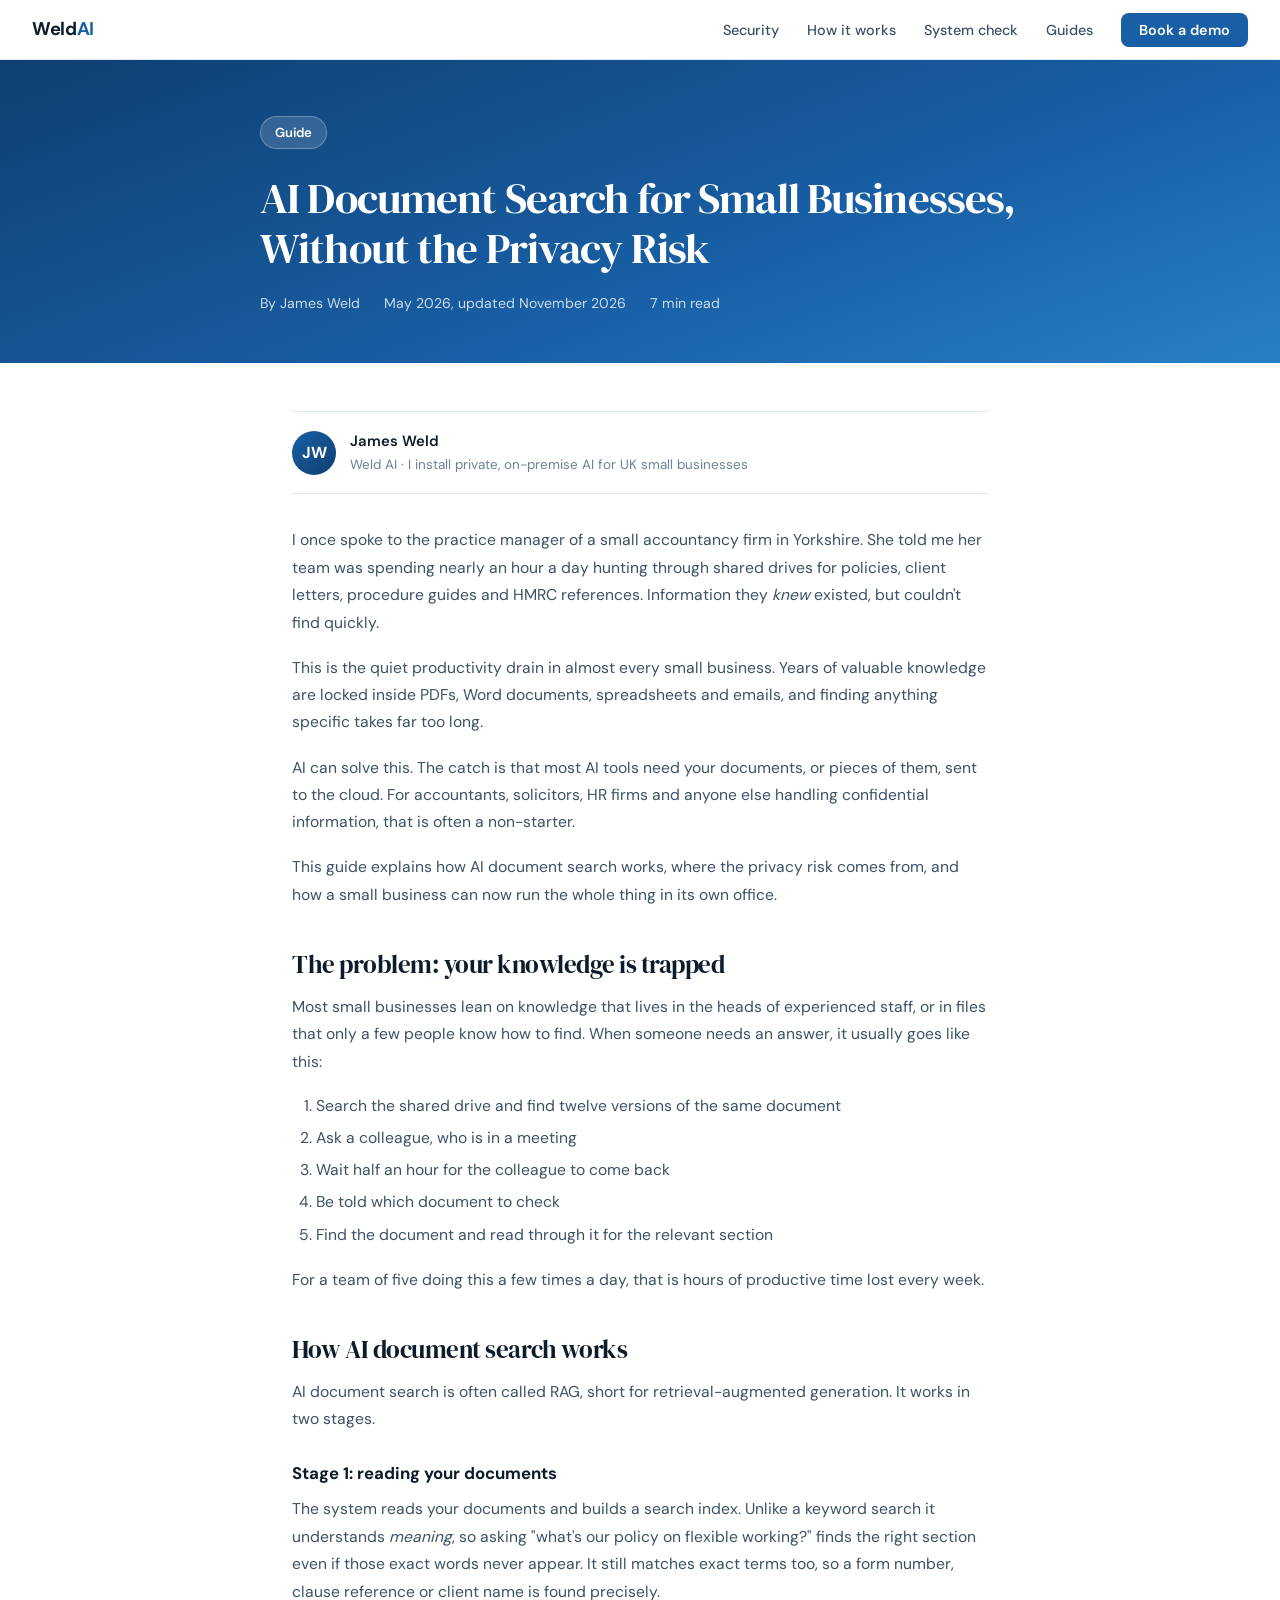
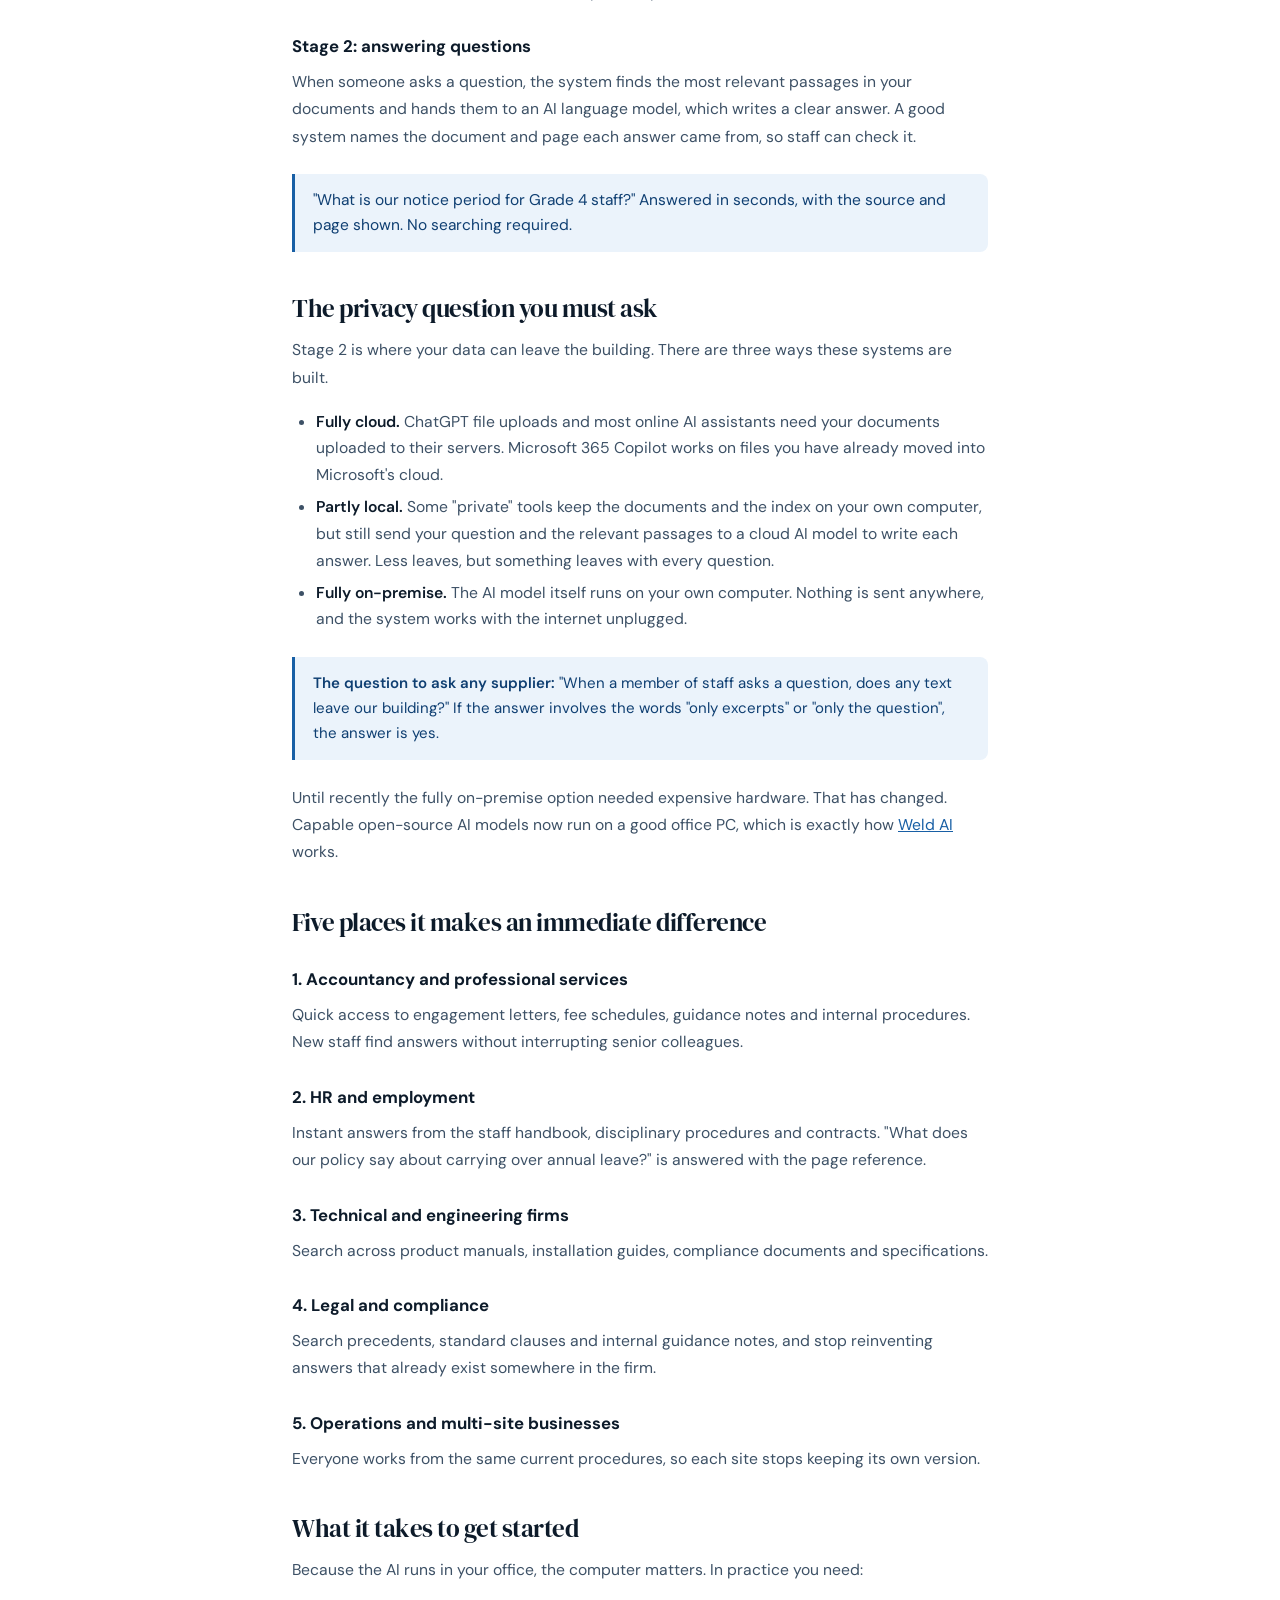
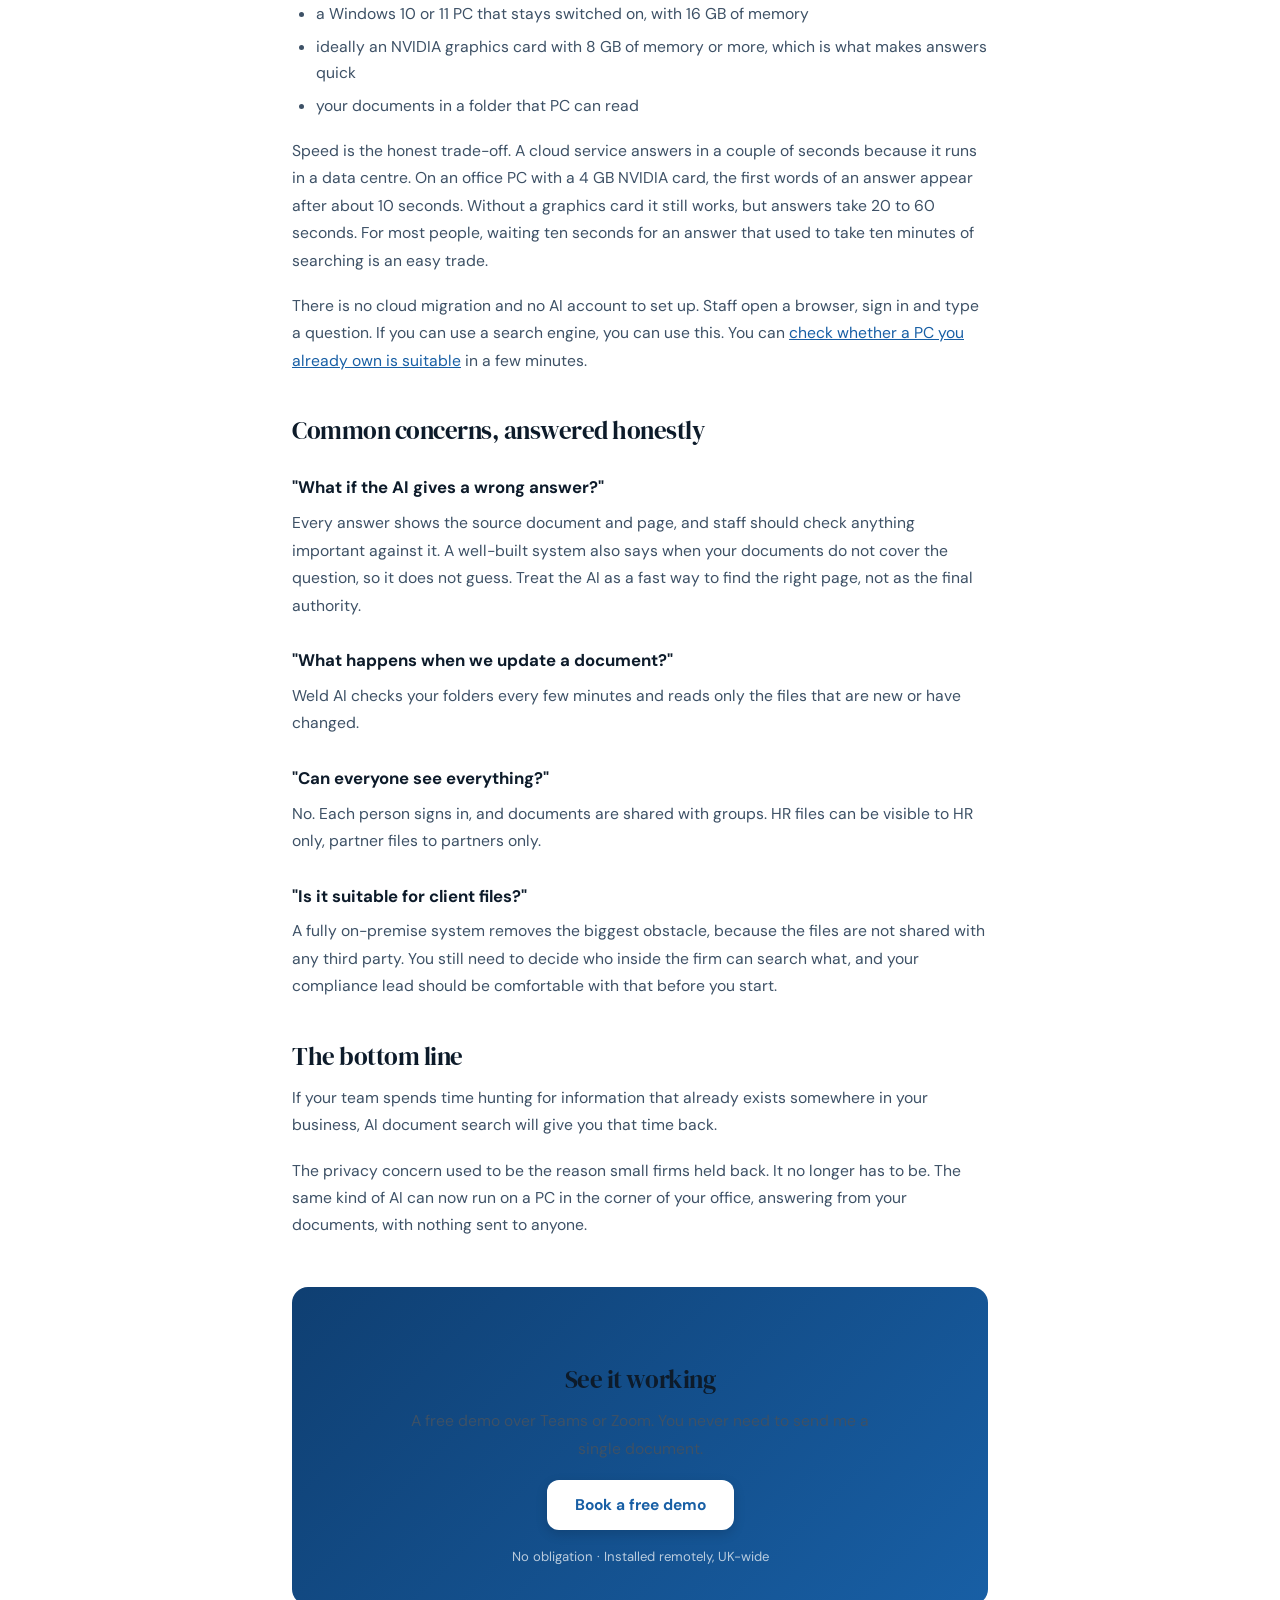
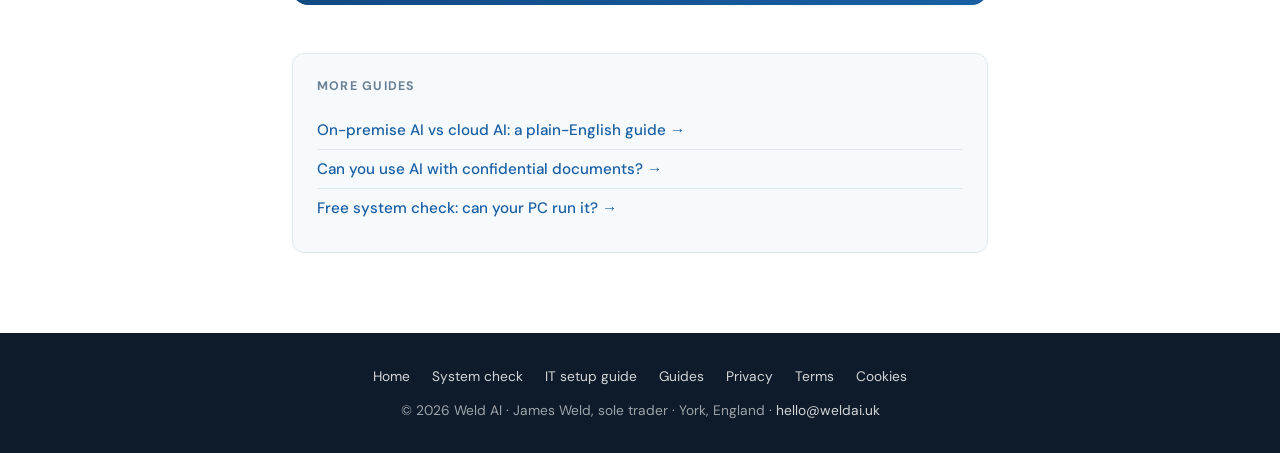
<file: blog/ai-document-search-small-business.html>
<!DOCTYPE html>
<html lang="en-GB">
<head>
<meta charset="UTF-8">
<meta name="viewport" content="width=device-width, initial-scale=1.0">
<title>AI Document Search for Small Businesses, Without the Privacy Risk | Weld AI</title>
<meta name="description" content="How AI document search works, why most tools send your files to the cloud, and how a small business can run it entirely on a PC in its own office.">
<link rel="canonical" href="https://www.weldai.uk/blog/ai-document-search-small-business.html">
<link rel="icon" href="/favicon.svg" type="image/svg+xml">
<meta property="og:type" content="article">
<meta property="og:url" content="https://www.weldai.uk/blog/ai-document-search-small-business.html">
<meta property="og:title" content="AI document search for small businesses, without the privacy risk">
<meta property="og:description" content="How AI document search works, why most tools send your files to the cloud, and how to run it entirely in your own office.">
<meta property="og:image" content="https://www.weldai.uk/screenshot-summary.png">
<meta property="og:site_name" content="Weld AI">
<meta property="og:locale" content="en_GB">
<meta name="twitter:card" content="summary_large_image">
<link rel="stylesheet" href="/styles.css">
<script type="application/ld+json">
{
  "@context": "https://schema.org",
  "@type": "Article",
  "headline": "AI Document Search for Small Businesses, Without the Privacy Risk",
  "description": "How AI document search works, why most tools send your files to the cloud, and how a small business can run it entirely on a PC in its own office.",
  "url": "https://www.weldai.uk/blog/ai-document-search-small-business.html",
  "inLanguage": "en-GB",
  "datePublished": "2026-05",
  "dateModified": "2026-11-14",
  "author": {"@type": "Person", "name": "James Weld"},
  "publisher": {"@type": "Organization", "@id": "https://www.weldai.uk/#organization", "name": "Weld AI", "url": "https://www.weldai.uk/"}
}
</script>
</head>
<body>
<a class="skip" href="#main">Skip to content</a>

<nav class="site-nav" aria-label="Main">
  <a class="nav-logo" href="/"><span>Weld</span>AI</a>
  <input type="checkbox" id="nav-toggle" class="nav-toggle" aria-hidden="true">
  <label for="nav-toggle" class="nav-burger" aria-label="Open menu"><span></span><span></span><span></span></label>
  <ul class="nav-links">
    <li><a href="/#security">Security</a></li>
    <li><a href="/#how">How it works</a></li>
    <li><a href="/systemcheck.html">System check</a></li>
    <li><a href="/blog.html">Guides</a></li>
    <li><a href="/#contact" class="nav-cta">Book a demo</a></li>
  </ul>
</nav>

<header class="hero small left">
  <div class="hero-inner">
    <div class="hero-badge">Guide</div>
    <h1>AI Document Search for Small Businesses, Without the Privacy Risk</h1>
    <div class="hero-meta">
      <span>By James Weld</span>
      <span>May 2026, updated November 2026</span>
      <span>7 min read</span>
    </div>
  </div>
</header>

<main id="main" class="prose">

  <div class="author">
    <div class="author-avatar">JW</div>
    <div>
      <div class="author-name">James Weld</div>
      <div class="author-bio">Weld AI · I install private, on-premise AI for UK small businesses</div>
    </div>
  </div>

  <p>I once spoke to the practice manager of a small accountancy firm in Yorkshire. She told me her team was spending nearly an hour a day hunting through shared drives for policies, client letters, procedure guides and HMRC references. Information they <em>knew</em> existed, but couldn't find quickly.</p>

  <p>This is the quiet productivity drain in almost every small business. Years of valuable knowledge are locked inside PDFs, Word documents, spreadsheets and emails, and finding anything specific takes far too long.</p>

  <p>AI can solve this. The catch is that most AI tools need your documents, or pieces of them, sent to the cloud. For accountants, solicitors, HR firms and anyone else handling confidential information, that is often a non-starter.</p>

  <p>This guide explains how AI document search works, where the privacy risk comes from, and how a small business can now run the whole thing in its own office.</p>

  <h2>The problem: your knowledge is trapped</h2>

  <p>Most small businesses lean on knowledge that lives in the heads of experienced staff, or in files that only a few people know how to find. When someone needs an answer, it usually goes like this:</p>

  <ol>
    <li>Search the shared drive and find twelve versions of the same document</li>
    <li>Ask a colleague, who is in a meeting</li>
    <li>Wait half an hour for the colleague to come back</li>
    <li>Be told which document to check</li>
    <li>Find the document and read through it for the relevant section</li>
  </ol>

  <p>For a team of five doing this a few times a day, that is hours of productive time lost every week.</p>

  <h2>How AI document search works</h2>

  <p>AI document search is often called RAG, short for retrieval-augmented generation. It works in two stages.</p>

  <h3>Stage 1: reading your documents</h3>
  <p>The system reads your documents and builds a search index. Unlike a keyword search it understands <em>meaning</em>, so asking "what's our policy on flexible working?" finds the right section even if those exact words never appear. It still matches exact terms too, so a form number, clause reference or client name is found precisely.</p>

  <h3>Stage 2: answering questions</h3>
  <p>When someone asks a question, the system finds the most relevant passages in your documents and hands them to an AI language model, which writes a clear answer. A good system names the document and page each answer came from, so staff can check it.</p>

  <blockquote>"What is our notice period for Grade 4 staff?" Answered in seconds, with the source and page shown. No searching required.</blockquote>

  <h2>The privacy question you must ask</h2>

  <p>Stage 2 is where your data can leave the building. There are three ways these systems are built.</p>

  <ul>
    <li><strong>Fully cloud.</strong> ChatGPT file uploads and most online AI assistants need your documents uploaded to their servers. Microsoft 365 Copilot works on files you have already moved into Microsoft's cloud.</li>
    <li><strong>Partly local.</strong> Some "private" tools keep the documents and the index on your own computer, but still send your question and the relevant passages to a cloud AI model to write each answer. Less leaves, but something leaves with every question.</li>
    <li><strong>Fully on-premise.</strong> The AI model itself runs on your own computer. Nothing is sent anywhere, and the system works with the internet unplugged.</li>
  </ul>

  <div class="note">
    <strong>The question to ask any supplier:</strong> "When a member of staff asks a question, does any text leave our building?" If the answer involves the words "only excerpts" or "only the question", the answer is yes.
  </div>

  <p>Until recently the fully on-premise option needed expensive hardware. That has changed. Capable open-source AI models now run on a good office PC, which is exactly how <a href="/">Weld AI</a> works.</p>

  <h2>Five places it makes an immediate difference</h2>

  <h3>1. Accountancy and professional services</h3>
  <p>Quick access to engagement letters, fee schedules, guidance notes and internal procedures. New staff find answers without interrupting senior colleagues.</p>

  <h3>2. HR and employment</h3>
  <p>Instant answers from the staff handbook, disciplinary procedures and contracts. "What does our policy say about carrying over annual leave?" is answered with the page reference.</p>

  <h3>3. Technical and engineering firms</h3>
  <p>Search across product manuals, installation guides, compliance documents and specifications.</p>

  <h3>4. Legal and compliance</h3>
  <p>Search precedents, standard clauses and internal guidance notes, and stop reinventing answers that already exist somewhere in the firm.</p>

  <h3>5. Operations and multi-site businesses</h3>
  <p>Everyone works from the same current procedures, so each site stops keeping its own version.</p>

  <h2>What it takes to get started</h2>

  <p>Because the AI runs in your office, the computer matters. In practice you need:</p>

  <ul>
    <li>a Windows 10 or 11 PC that stays switched on, with 16 GB of memory</li>
    <li>ideally an NVIDIA graphics card with 8 GB of memory or more, which is what makes answers quick</li>
    <li>your documents in a folder that PC can read</li>
  </ul>

  <p>Speed is the honest trade-off. A cloud service answers in a couple of seconds because it runs in a data centre. On an office PC with a 4 GB NVIDIA card, the first words of an answer appear after about 10 seconds. Without a graphics card it still works, but answers take 20 to 60 seconds. For most people, waiting ten seconds for an answer that used to take ten minutes of searching is an easy trade.</p>

  <p>There is no cloud migration and no AI account to set up. Staff open a browser, sign in and type a question. If you can use a search engine, you can use this. You can <a href="/systemcheck.html">check whether a PC you already own is suitable</a> in a few minutes.</p>

  <h2>Common concerns, answered honestly</h2>

  <h3>"What if the AI gives a wrong answer?"</h3>
  <p>Every answer shows the source document and page, and staff should check anything important against it. A well-built system also says when your documents do not cover the question, so it does not guess. Treat the AI as a fast way to find the right page, not as the final authority.</p>

  <h3>"What happens when we update a document?"</h3>
  <p>Weld AI checks your folders every few minutes and reads only the files that are new or have changed.</p>

  <h3>"Can everyone see everything?"</h3>
  <p>No. Each person signs in, and documents are shared with groups. HR files can be visible to HR only, partner files to partners only.</p>

  <h3>"Is it suitable for client files?"</h3>
  <p>A fully on-premise system removes the biggest obstacle, because the files are not shared with any third party. You still need to decide who inside the firm can search what, and your compliance lead should be comfortable with that before you start.</p>

  <h2>The bottom line</h2>

  <p>If your team spends time hunting for information that already exists somewhere in your business, AI document search will give you that time back.</p>

  <p>The privacy concern used to be the reason small firms held back. It no longer has to be. The same kind of AI can now run on a PC in the corner of your office, answering from your documents, with nothing sent to anyone.</p>

  <div class="cta-box">
    <h2>See it working</h2>
    <p>A free demo over Teams or Zoom. You never need to send me a single document.</p>
    <a href="/#contact" class="btn-primary">Book a free demo</a>
    <p class="fine">No obligation · Installed remotely, UK-wide</p>
  </div>

  <div class="related">
    <h2>More guides</h2>
    <a href="/blog/on-premise-ai-vs-cloud-ai-small-business.html">On-premise AI vs cloud AI: a plain-English guide →</a>
    <a href="/blog/ai-confidential-documents-accountants-solicitors.html">Can you use AI with confidential documents? →</a>
    <a href="/systemcheck.html">Free system check: can your PC run it? →</a>
  </div>

</main>

<footer class="site-footer">
  <ul class="footer-links">
    <li><a href="/">Home</a></li>
    <li><a href="/systemcheck.html">System check</a></li>
    <li><a href="/it-setup.html">IT setup guide</a></li>
    <li><a href="/blog.html">Guides</a></li>
    <li><a href="/privacy.html">Privacy</a></li>
    <li><a href="/terms.html">Terms</a></li>
    <li><a href="/cookies.html">Cookies</a></li>
  </ul>
  <p>© 2026 Weld AI · James Weld, sole trader · York, England · <a href="mailto:hello@weldai.uk">hello@weldai.uk</a></p>
</footer>
</body>
</html>
</file>
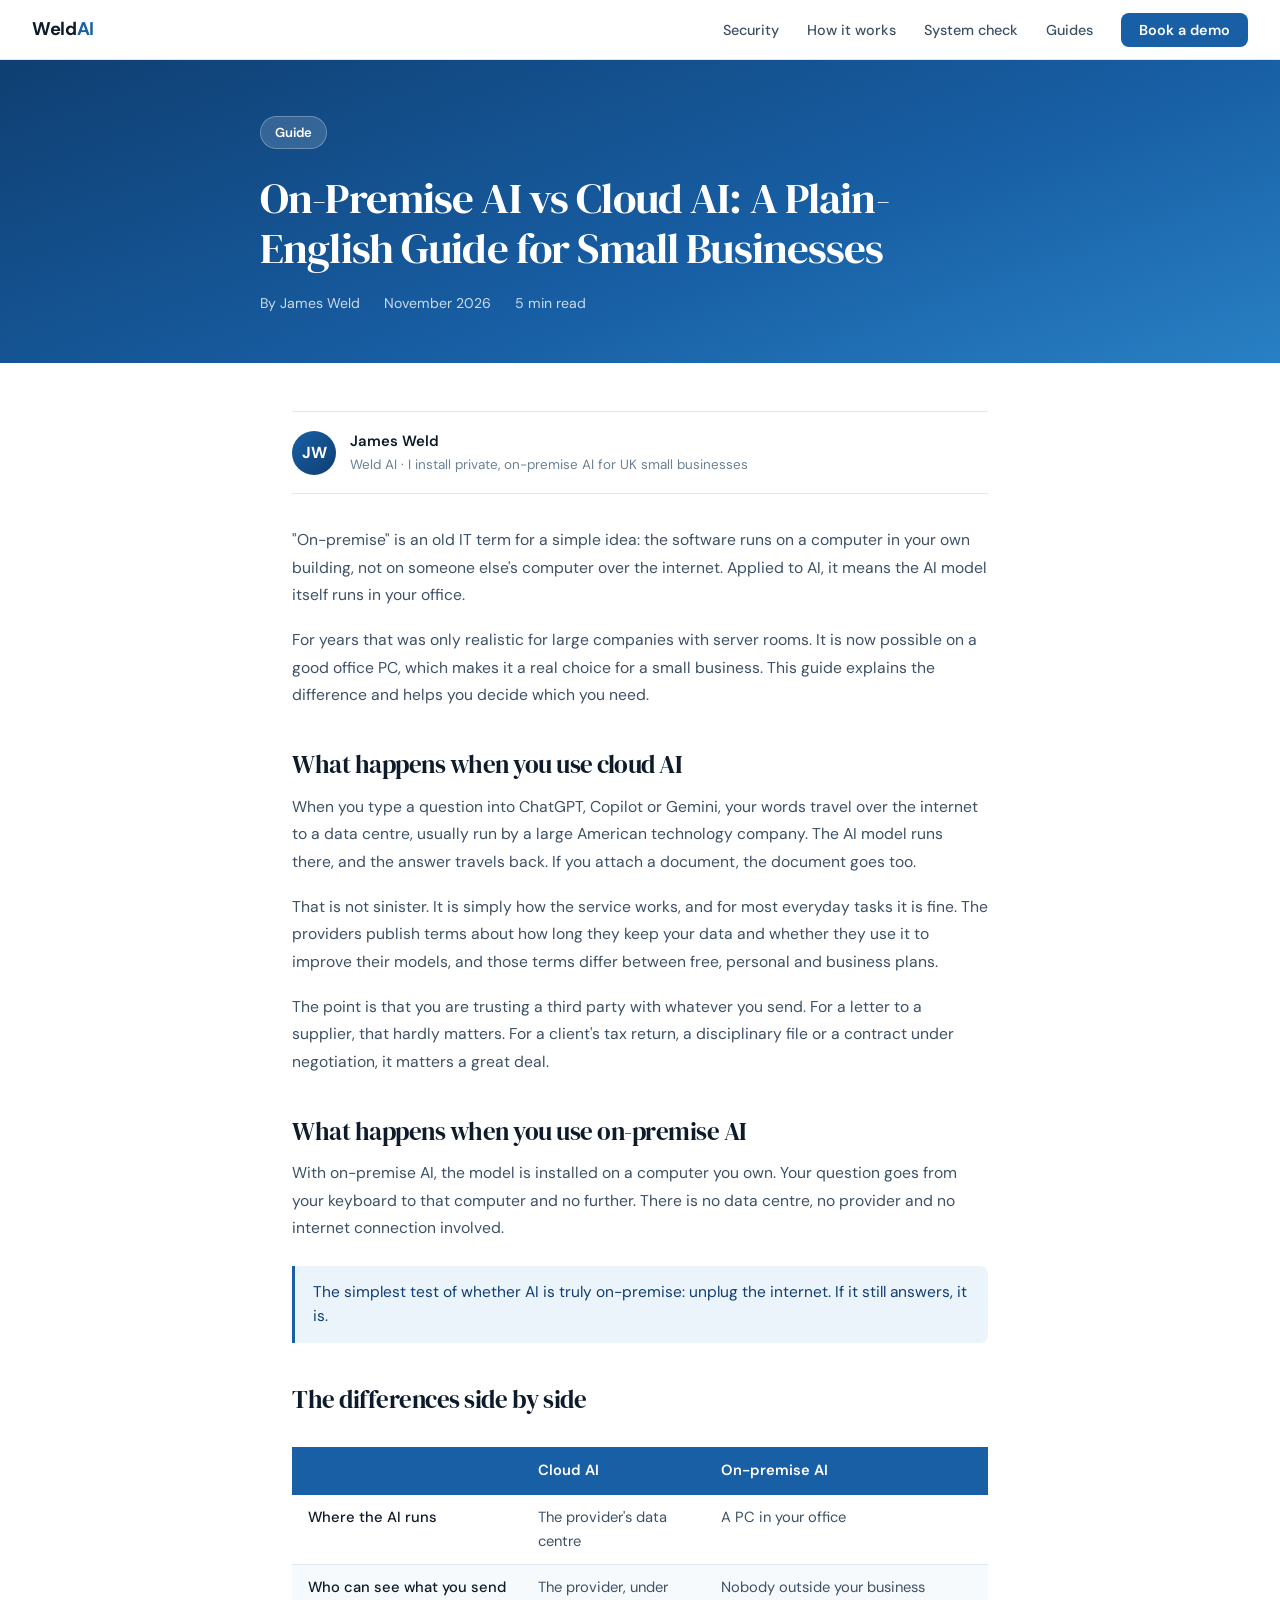
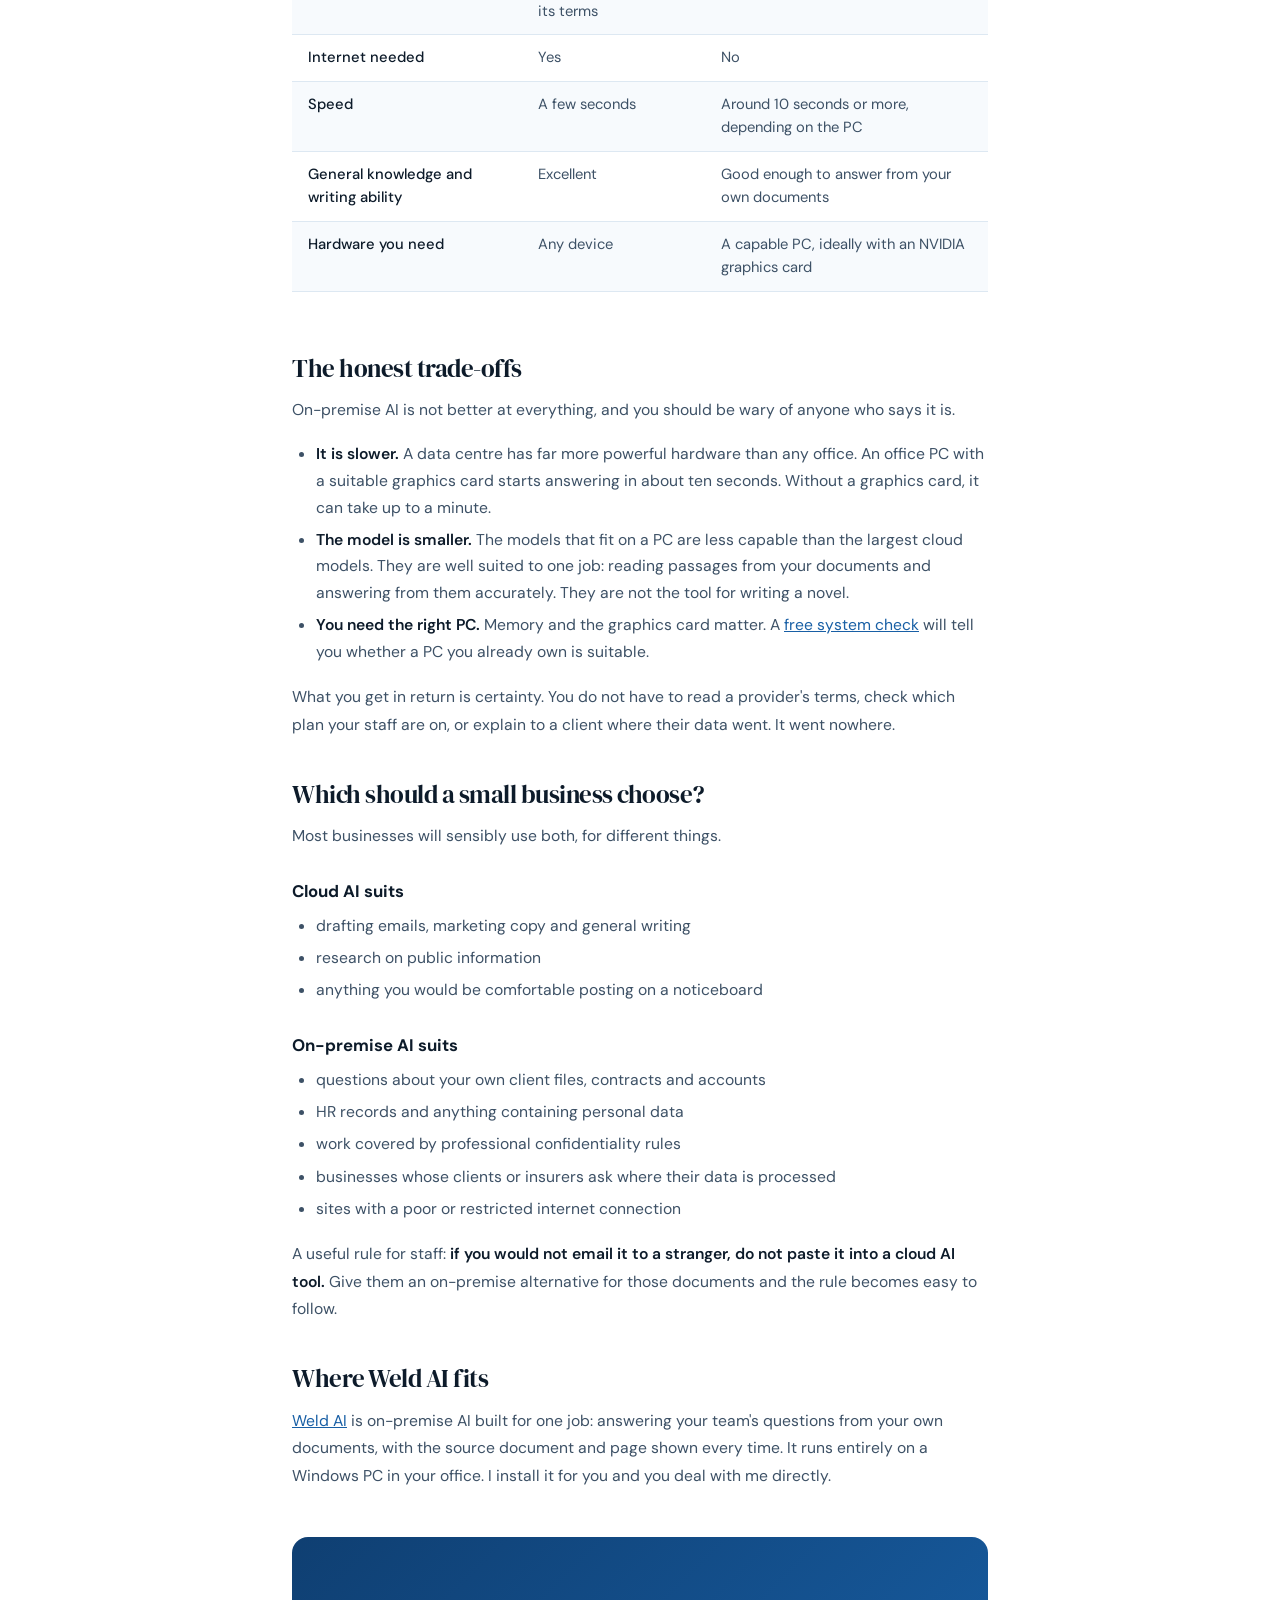
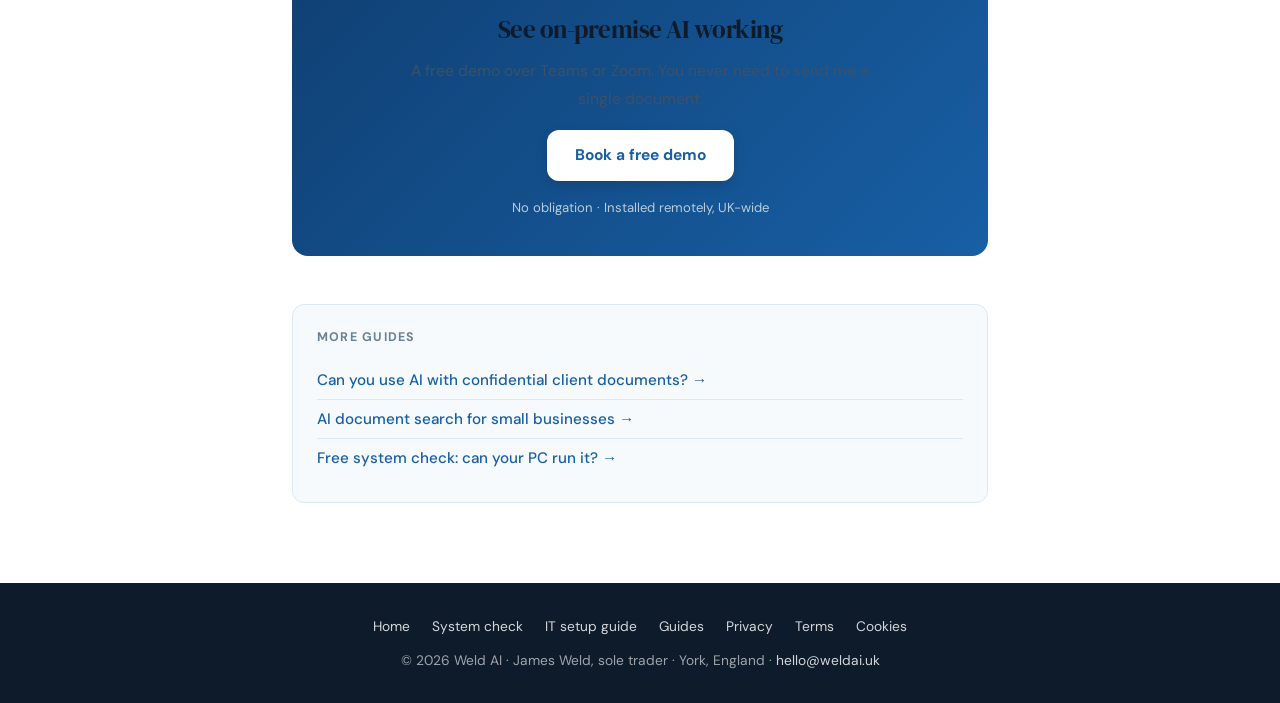
<file: blog/on-premise-ai-vs-cloud-ai-small-business.html>
<!DOCTYPE html>
<html lang="en-GB">
<head>
<meta charset="UTF-8">
<meta name="viewport" content="width=device-width, initial-scale=1.0">
<title>On-Premise AI vs Cloud AI: A Plain-English Guide for Small Businesses | Weld AI</title>
<meta name="description" content="What on-premise AI means, how it differs from cloud AI such as ChatGPT and Copilot, what it costs you in speed and hardware, and when a small business should choose it.">
<link rel="canonical" href="https://www.weldai.uk/blog/on-premise-ai-vs-cloud-ai-small-business.html">
<link rel="icon" href="/favicon.svg" type="image/svg+xml">
<meta property="og:type" content="article">
<meta property="og:url" content="https://www.weldai.uk/blog/on-premise-ai-vs-cloud-ai-small-business.html">
<meta property="og:title" content="On-premise AI vs cloud AI: a plain-English guide for small businesses">
<meta property="og:description" content="What on-premise AI means, how it differs from ChatGPT and Copilot, and when a small business should choose it.">
<meta property="og:image" content="https://www.weldai.uk/screenshot-summary.png">
<meta property="og:site_name" content="Weld AI">
<meta property="og:locale" content="en_GB">
<meta name="twitter:card" content="summary_large_image">
<link rel="stylesheet" href="/styles.css">
<script type="application/ld+json">
{
  "@context": "https://schema.org",
  "@type": "Article",
  "headline": "On-Premise AI vs Cloud AI: A Plain-English Guide for Small Businesses",
  "description": "What on-premise AI means, how it differs from cloud AI such as ChatGPT and Copilot, what it costs you in speed and hardware, and when a small business should choose it.",
  "url": "https://www.weldai.uk/blog/on-premise-ai-vs-cloud-ai-small-business.html",
  "inLanguage": "en-GB",
  "datePublished": "2026-11-14",
  "dateModified": "2026-11-14",
  "author": {"@type": "Person", "name": "James Weld"},
  "publisher": {"@type": "Organization", "@id": "https://www.weldai.uk/#organization", "name": "Weld AI", "url": "https://www.weldai.uk/"}
}
</script>
</head>
<body>
<a class="skip" href="#main">Skip to content</a>

<nav class="site-nav" aria-label="Main">
  <a class="nav-logo" href="/"><span>Weld</span>AI</a>
  <input type="checkbox" id="nav-toggle" class="nav-toggle" aria-hidden="true">
  <label for="nav-toggle" class="nav-burger" aria-label="Open menu"><span></span><span></span><span></span></label>
  <ul class="nav-links">
    <li><a href="/#security">Security</a></li>
    <li><a href="/#how">How it works</a></li>
    <li><a href="/systemcheck.html">System check</a></li>
    <li><a href="/blog.html">Guides</a></li>
    <li><a href="/#contact" class="nav-cta">Book a demo</a></li>
  </ul>
</nav>

<header class="hero small left">
  <div class="hero-inner">
    <div class="hero-badge">Guide</div>
    <h1>On-Premise AI vs Cloud AI: A Plain-English Guide for Small Businesses</h1>
    <div class="hero-meta">
      <span>By James Weld</span>
      <span>November 2026</span>
      <span>5 min read</span>
    </div>
  </div>
</header>

<main id="main" class="prose">

  <div class="author">
    <div class="author-avatar">JW</div>
    <div>
      <div class="author-name">James Weld</div>
      <div class="author-bio">Weld AI · I install private, on-premise AI for UK small businesses</div>
    </div>
  </div>

  <p>"On-premise" is an old IT term for a simple idea: the software runs on a computer in your own building, not on someone else's computer over the internet. Applied to AI, it means the AI model itself runs in your office.</p>

  <p>For years that was only realistic for large companies with server rooms. It is now possible on a good office PC, which makes it a real choice for a small business. This guide explains the difference and helps you decide which you need.</p>

  <h2>What happens when you use cloud AI</h2>

  <p>When you type a question into ChatGPT, Copilot or Gemini, your words travel over the internet to a data centre, usually run by a large American technology company. The AI model runs there, and the answer travels back. If you attach a document, the document goes too.</p>

  <p>That is not sinister. It is simply how the service works, and for most everyday tasks it is fine. The providers publish terms about how long they keep your data and whether they use it to improve their models, and those terms differ between free, personal and business plans.</p>

  <p>The point is that you are trusting a third party with whatever you send. For a letter to a supplier, that hardly matters. For a client's tax return, a disciplinary file or a contract under negotiation, it matters a great deal.</p>

  <h2>What happens when you use on-premise AI</h2>

  <p>With on-premise AI, the model is installed on a computer you own. Your question goes from your keyboard to that computer and no further. There is no data centre, no provider and no internet connection involved.</p>

  <blockquote>The simplest test of whether AI is truly on-premise: unplug the internet. If it still answers, it is.</blockquote>

  <h2>The differences side by side</h2>

  <div class="table-wrap">
  <table>
    <thead><tr><th></th><th>Cloud AI</th><th>On-premise AI</th></tr></thead>
    <tbody>
      <tr><td>Where the AI runs</td><td>The provider's data centre</td><td>A PC in your office</td></tr>
      <tr><td>Who can see what you send</td><td>The provider, under its terms</td><td>Nobody outside your business</td></tr>
      <tr><td>Internet needed</td><td>Yes</td><td>No</td></tr>
      <tr><td>Speed</td><td>A few seconds</td><td>Around 10 seconds or more, depending on the PC</td></tr>
      <tr><td>General knowledge and writing ability</td><td>Excellent</td><td>Good enough to answer from your own documents</td></tr>
      <tr><td>Hardware you need</td><td>Any device</td><td>A capable PC, ideally with an NVIDIA graphics card</td></tr>
    </tbody>
  </table>
  </div>

  <h2>The honest trade-offs</h2>

  <p>On-premise AI is not better at everything, and you should be wary of anyone who says it is.</p>

  <ul>
    <li><strong>It is slower.</strong> A data centre has far more powerful hardware than any office. An office PC with a suitable graphics card starts answering in about ten seconds. Without a graphics card, it can take up to a minute.</li>
    <li><strong>The model is smaller.</strong> The models that fit on a PC are less capable than the largest cloud models. They are well suited to one job: reading passages from your documents and answering from them accurately. They are not the tool for writing a novel.</li>
    <li><strong>You need the right PC.</strong> Memory and the graphics card matter. A <a href="/systemcheck.html">free system check</a> will tell you whether a PC you already own is suitable.</li>
  </ul>

  <p>What you get in return is certainty. You do not have to read a provider's terms, check which plan your staff are on, or explain to a client where their data went. It went nowhere.</p>

  <h2>Which should a small business choose?</h2>

  <p>Most businesses will sensibly use both, for different things.</p>

  <h3>Cloud AI suits</h3>
  <ul>
    <li>drafting emails, marketing copy and general writing</li>
    <li>research on public information</li>
    <li>anything you would be comfortable posting on a noticeboard</li>
  </ul>

  <h3>On-premise AI suits</h3>
  <ul>
    <li>questions about your own client files, contracts and accounts</li>
    <li>HR records and anything containing personal data</li>
    <li>work covered by professional confidentiality rules</li>
    <li>businesses whose clients or insurers ask where their data is processed</li>
    <li>sites with a poor or restricted internet connection</li>
  </ul>

  <p>A useful rule for staff: <strong>if you would not email it to a stranger, do not paste it into a cloud AI tool.</strong> Give them an on-premise alternative for those documents and the rule becomes easy to follow.</p>

  <h2>Where Weld AI fits</h2>

  <p><a href="/">Weld AI</a> is on-premise AI built for one job: answering your team's questions from your own documents, with the source document and page shown every time. It runs entirely on a Windows PC in your office. I install it for you and you deal with me directly.</p>

  <div class="cta-box">
    <h2>See on-premise AI working</h2>
    <p>A free demo over Teams or Zoom. You never need to send me a single document.</p>
    <a href="/#contact" class="btn-primary">Book a free demo</a>
    <p class="fine">No obligation · Installed remotely, UK-wide</p>
  </div>

  <div class="related">
    <h2>More guides</h2>
    <a href="/blog/ai-confidential-documents-accountants-solicitors.html">Can you use AI with confidential client documents? →</a>
    <a href="/blog/ai-document-search-small-business.html">AI document search for small businesses →</a>
    <a href="/systemcheck.html">Free system check: can your PC run it? →</a>
  </div>

</main>

<footer class="site-footer">
  <ul class="footer-links">
    <li><a href="/">Home</a></li>
    <li><a href="/systemcheck.html">System check</a></li>
    <li><a href="/it-setup.html">IT setup guide</a></li>
    <li><a href="/blog.html">Guides</a></li>
    <li><a href="/privacy.html">Privacy</a></li>
    <li><a href="/terms.html">Terms</a></li>
    <li><a href="/cookies.html">Cookies</a></li>
  </ul>
  <p>© 2026 Weld AI · James Weld, sole trader · York, England · <a href="mailto:hello@weldai.uk">hello@weldai.uk</a></p>
</footer>
</body>
</html>
</file>
<file: styles.css>
/* Weld AI — shared site styles. Fonts are self-hosted (SIL Open Font License). */
@font-face{font-family:'DM Sans';font-style:normal;font-weight:400 700;font-display:swap;src:url(/fonts/dm-sans.woff2) format('woff2')}
@font-face{font-family:'DM Serif Display';font-style:normal;font-weight:400;font-display:swap;src:url(/fonts/dm-serif-display.woff2) format('woff2')}
@font-face{font-family:'DM Serif Display';font-style:italic;font-weight:400;font-display:swap;src:url(/fonts/dm-serif-display-italic.woff2) format('woff2')}
:root{--blue:#185FA5;--blue-dark:#0F3F72;--blue-light:#EBF3FB;--blue-mid:#D0E6F7;--ink:#0D1B2A;--ink-mid:#3D5166;--ink-light:#6B8196;--surface:#FFFFFF;--surface-2:#F7FAFD;--border:#DDE8F2;--green:#059669;--green-bg:#ECFDF5;--amber:#B45309;--amber-bg:#FFF8E6;--red:#DC2626;--radius:12px;--shadow:0 4px 20px rgba(15,63,114,0.08),0 1px 4px rgba(15,63,114,0.05);--shadow-lg:0 12px 48px rgba(15,63,114,0.12),0 4px 12px rgba(15,63,114,0.06);--serif:'DM Serif Display',Georgia,serif;--sans:'DM Sans',-apple-system,BlinkMacSystemFont,'Segoe UI',sans-serif;--mono:'Cascadia Code',Consolas,monospace}
*{box-sizing:border-box;margin:0;padding:0}
html{scroll-behavior:smooth;scroll-padding-top:76px}
body{font-family:var(--sans);color:var(--ink);background:var(--surface);line-height:1.6;-webkit-font-smoothing:antialiased}
img{max-width:100%;height:auto}
a{color:var(--blue)}
.skip{position:absolute;left:-9999px}
.skip:focus{left:12px;top:12px;z-index:200;background:#fff;padding:8px 14px;border-radius:8px;box-shadow:var(--shadow)}

/* Navigation */
nav.site-nav{position:sticky;top:0;z-index:100;background:rgba(255,255,255,0.94);backdrop-filter:blur(12px);border-bottom:1px solid var(--border);padding:0 2rem;display:flex;align-items:center;justify-content:space-between;min-height:60px}
.nav-logo{font-weight:700;font-size:1.15rem;color:var(--blue);letter-spacing:-0.02em;text-decoration:none}
.nav-logo span{color:var(--ink)}
.nav-links{display:flex;align-items:center;gap:1.75rem;list-style:none}
.nav-links a{text-decoration:none;font-size:0.9rem;color:var(--ink-mid);font-weight:500;transition:color .15s}
.nav-links a:hover{color:var(--blue)}
.nav-links .nav-cta{background:var(--blue);color:#fff;padding:8px 18px;border-radius:8px;font-weight:600}
.nav-links .nav-cta:hover{color:#fff;background:var(--blue-dark)}
.nav-toggle,.nav-burger{display:none}

/* Hero */
.hero{background:linear-gradient(160deg,var(--blue-dark) 0%,var(--blue) 60%,#2980C4 100%);padding:84px 2rem 72px;text-align:center;color:#fff}
.hero-badge{display:inline-block;background:rgba(255,255,255,0.15);border:1px solid rgba(255,255,255,0.28);color:#fff;border-radius:999px;padding:5px 14px;font-size:0.82rem;font-weight:600;margin-bottom:1.5rem}
.hero h1{font-family:var(--serif);font-weight:400;font-size:clamp(2.1rem,5vw,3.4rem);line-height:1.15;letter-spacing:-0.02em;max-width:800px;margin:0 auto 1.25rem}
.hero h1 em{font-style:italic;color:rgba(255,255,255,0.88)}
.hero p.lead{font-size:1.12rem;color:rgba(255,255,255,0.88);max-width:620px;margin:0 auto 2.25rem;line-height:1.7}
.hero-btns{display:flex;gap:12px;justify-content:center;flex-wrap:wrap}
.btn-primary{background:#fff;color:var(--blue);padding:13px 28px;border-radius:var(--radius);font-weight:700;text-decoration:none;font-size:0.97rem;transition:transform .15s,box-shadow .15s;box-shadow:0 4px 12px rgba(0,0,0,0.15)}
.btn-primary:hover{transform:translateY(-1px);box-shadow:0 6px 20px rgba(0,0,0,0.2)}
.btn-ghost{background:rgba(255,255,255,0.12);color:#fff;border:1px solid rgba(255,255,255,0.35);padding:13px 28px;border-radius:var(--radius);font-weight:600;text-decoration:none;font-size:0.97rem;transition:background .15s}
.btn-ghost:hover{background:rgba(255,255,255,0.22)}
.btn-solid{display:inline-block;background:var(--blue);color:#fff;padding:12px 24px;border-radius:8px;font-weight:700;font-size:0.93rem;text-decoration:none}
.btn-solid:hover{background:var(--blue-dark)}
.hero-props{display:flex;justify-content:center;gap:1.75rem;margin-top:2.75rem;flex-wrap:wrap;list-style:none}
.hero-props li{color:rgba(255,255,255,0.9);font-size:0.9rem}
.hero-props li::before{content:'✓ ';color:#6EE7A0;font-weight:700}
.hero.small{padding:56px 2rem 48px}
.hero.small h1{font-size:clamp(1.8rem,4vw,2.7rem)}
.hero.left{text-align:left}
.hero.left .hero-inner{max-width:760px;margin:0 auto}
.hero.left h1{margin-left:0}
.hero-meta{color:rgba(255,255,255,0.78);font-size:0.88rem;display:flex;gap:1.5rem;flex-wrap:wrap}

/* Sections */
section{padding:76px 2rem}
section.alt{background:var(--surface-2)}
.container{max-width:1080px;margin:0 auto}
.container.narrow{max-width:760px}
.section-label{text-align:center;font-size:0.78rem;font-weight:700;letter-spacing:.12em;text-transform:uppercase;color:var(--blue);margin-bottom:0.75rem}
h2.section-title{font-family:var(--serif);font-weight:400;font-size:clamp(1.75rem,3.5vw,2.5rem);text-align:center;color:var(--ink);letter-spacing:-0.02em;line-height:1.2;margin-bottom:0.75rem}
.section-sub{text-align:center;color:var(--ink-mid);font-size:1.05rem;max-width:640px;margin:0 auto 3rem;line-height:1.7}

/* Cards */
.cards{display:grid;grid-template-columns:repeat(auto-fit,minmax(270px,1fr));gap:20px}
.card{background:#fff;border:1px solid var(--border);border-top:3px solid var(--blue);border-radius:var(--radius);padding:24px}
.card h3{font-size:1.02rem;font-weight:700;margin-bottom:6px;color:var(--ink)}
.card p{font-size:0.92rem;color:var(--ink-mid);line-height:1.65}

/* Steps */
.steps-row{display:grid;grid-template-columns:repeat(auto-fit,minmax(240px,1fr));gap:8px}
.steps-row .step{padding:1.5rem}
.step-num{width:36px;height:36px;border-radius:50%;background:var(--blue);color:#fff;display:flex;align-items:center;justify-content:center;font-weight:700;font-size:0.9rem;margin-bottom:12px;flex-shrink:0}
.steps-row .step h3{font-size:1rem;font-weight:700;margin-bottom:6px}
.steps-row .step p{font-size:0.92rem;color:var(--ink-mid);line-height:1.65}

/* Example answer (homepage illustration) */
.example-wrap{padding:56px 2rem;background:var(--surface-2);border-bottom:1px solid var(--border)}
.example{max-width:760px;margin:0 auto;background:#fff;border:1px solid var(--border);border-radius:16px;box-shadow:var(--shadow-lg);overflow:hidden;text-align:left}
.example-bar{background:var(--blue-light);border-bottom:1px solid var(--border);padding:10px 16px;font-size:0.8rem;color:var(--ink-mid);display:flex;justify-content:space-between;gap:12px;flex-wrap:wrap}
.example-bar strong{color:var(--green)}
.example-body{padding:22px}
.q-bubble{background:var(--blue);color:#fff;border-radius:14px 14px 4px 14px;padding:10px 16px;font-size:0.95rem;max-width:80%;margin:0 0 16px auto;width:fit-content}
.a-bubble{border:1px solid var(--border);border-left:3px solid var(--blue);border-radius:4px 14px 14px 14px;padding:14px 18px;font-size:0.95rem;color:var(--ink);background:var(--surface-2)}
.a-bubble p{margin-bottom:8px}
.source-chip{display:inline-block;background:var(--green-bg);border:1px solid #A7F3D0;color:#065F46;border-radius:6px;padding:3px 10px;font-size:0.8rem;font-weight:600;margin:4px 6px 0 0}
.shot{max-width:900px;margin:2.5rem auto 0;text-align:center}
.shot img{display:block;width:100%;height:auto;border:1px solid var(--border);border-radius:14px;box-shadow:var(--shadow-lg)}
.shot figcaption{color:var(--ink-light);font-size:0.86rem;margin-top:12px}
.example-caption{text-align:center;color:var(--ink-light);font-size:0.85rem;margin-top:14px}

/* Tables */
.table-wrap{overflow-x:auto;-webkit-overflow-scrolling:touch;max-width:860px;margin:0 auto}
table{width:100%;border-collapse:collapse;font-size:0.92rem}
th{background:var(--blue);color:#fff;padding:12px 16px;text-align:left;font-weight:600}
td{padding:11px 16px;border-bottom:1px solid var(--border);vertical-align:top;color:var(--ink-mid)}
td:first-child{color:var(--ink);font-weight:500}
tr:nth-child(even) td{background:var(--surface-2)}
.check{color:var(--green);font-weight:700}
.cross{color:var(--red);font-weight:700}
.part{color:var(--amber);font-weight:600}

/* Pills */
.pills{display:flex;flex-wrap:wrap;gap:10px;justify-content:center;list-style:none;max-width:820px;margin:0 auto}
.pills li{background:#fff;border:1px solid var(--border);border-radius:999px;padding:8px 16px;font-size:0.9rem;color:var(--ink-mid);font-weight:500}

/* Spec box */
.spec{max-width:820px;margin:0 auto;display:grid;grid-template-columns:repeat(auto-fit,minmax(230px,1fr));gap:16px}
.spec div{background:#fff;border:1px solid var(--border);border-radius:var(--radius);padding:18px 20px}
.spec h3{font-size:0.8rem;text-transform:uppercase;letter-spacing:.08em;color:var(--ink-light);margin-bottom:6px}
.spec p{font-size:0.95rem;color:var(--ink);font-weight:500;line-height:1.5}
.spec p small{display:block;color:var(--ink-mid);font-weight:400;font-size:0.84rem;margin-top:4px}

/* About */
.about{max-width:760px;margin:0 auto;background:#fff;border:1px solid var(--border);border-left:3px solid var(--blue);border-radius:var(--radius);padding:28px 30px}
.about p{color:var(--ink-mid);font-size:1rem;line-height:1.75;margin-bottom:12px}
.about p:last-child{margin-bottom:0}

/* FAQ */
.faq-list{max-width:760px;margin:0 auto}
.faq-list details{border:1px solid var(--border);border-radius:12px;margin-bottom:10px;background:#fff;overflow:hidden}
.faq-list summary{padding:18px 20px;font-weight:600;font-size:0.98rem;cursor:pointer;list-style:none;display:flex;justify-content:space-between;align-items:center;color:var(--ink)}
.faq-list summary::-webkit-details-marker{display:none}
.faq-list summary::after{content:'+';color:var(--blue);flex-shrink:0;margin-left:12px;font-size:1.25rem}
.faq-list details[open] summary::after{content:'−'}
.faq-a{padding:0 20px 18px;color:var(--ink-mid);font-size:0.95rem;line-height:1.7}
.faq-a p{margin-bottom:10px}
.faq-a p:last-child{margin-bottom:0}
.faq-a a{font-weight:600;text-decoration:none}

/* Contact */
.contact-grid{display:grid;grid-template-columns:1.1fr 0.9fr;gap:48px;max-width:900px;margin:0 auto}
form{display:flex;flex-direction:column;gap:14px}
label{font-size:0.86rem;font-weight:600;color:var(--ink-mid);margin-bottom:4px;display:block}
input,select,textarea{width:100%;border:1.5px solid var(--border);border-radius:8px;padding:10px 14px;font-family:inherit;font-size:0.95rem;color:var(--ink);background:#fff;transition:border-color .15s}
input:focus,select:focus,textarea:focus{outline:none;border-color:var(--blue);box-shadow:0 0 0 3px rgba(24,95,165,0.12)}
textarea{min-height:100px;resize:vertical}
.hp{position:absolute;left:-9999px}
.form-submit{background:var(--blue);color:#fff;border:none;padding:13px 28px;border-radius:8px;font-size:0.97rem;font-weight:700;cursor:pointer;font-family:inherit}
.form-submit:hover{background:var(--blue-dark)}
.form-note{font-size:0.82rem;color:var(--ink-light)}
.contact-info h3{font-size:1.2rem;font-weight:700;margin-bottom:1rem}
.contact-info p{color:var(--ink-mid);font-size:0.95rem;line-height:1.7;margin-bottom:1rem}
.contact-info ul{list-style:none;margin-bottom:1.25rem}
.contact-info li{color:var(--ink-mid);font-size:0.95rem;padding:4px 0}
.contact-info li::before{content:'✓ ';color:var(--green);font-weight:700}

/* Call to action box */
.cta-box{background:linear-gradient(135deg,var(--blue-dark),var(--blue));border-radius:16px;padding:36px;text-align:center;margin:3rem 0;color:#fff}
.cta-box h2,.cta-box h3{font-family:var(--serif);font-weight:400;font-size:1.6rem;margin:0 0 0.75rem;color:#fff}
.cta-box p{color:rgba(255,255,255,0.88);margin:0 auto 1.5rem;max-width:500px;font-size:0.97rem}
.cta-box .btn-primary{display:inline-block}
.cta-box .fine{margin:1rem auto 0;font-size:0.82rem;color:rgba(255,255,255,0.7)}

/* Long-form pages: articles, guides, legal */
.prose{max-width:760px;margin:0 auto;padding:48px 2rem 80px}
.prose h1{font-family:var(--serif);font-weight:400;font-size:clamp(1.8rem,4vw,2.4rem);letter-spacing:-0.02em;line-height:1.2;margin-bottom:0.5rem}
.prose h2{font-family:var(--serif);font-weight:400;font-size:1.55rem;color:var(--ink);margin:2.5rem 0 0.75rem;letter-spacing:-0.02em;line-height:1.3;scroll-margin-top:80px}
.prose.legal h2{font-family:var(--sans);font-size:1.08rem;font-weight:700;letter-spacing:0;margin:2rem 0 0.5rem}
.prose h3{font-size:1.05rem;font-weight:700;color:var(--ink);margin:1.75rem 0 0.5rem}
.prose p{color:var(--ink-mid);margin-bottom:1.1rem;font-size:0.98rem;line-height:1.75}
.prose ul,.prose ol{color:var(--ink-mid);font-size:0.98rem;margin:0 0 1.1rem 1.5rem}
.prose li{margin-bottom:0.35rem;line-height:1.7}
.prose strong{color:var(--ink);font-weight:600}
.prose .meta{color:var(--ink-light);font-size:0.88rem;margin-bottom:2rem;padding-bottom:1.25rem;border-bottom:1px solid var(--border)}
.prose table{margin:1.25rem 0}
.prose blockquote{background:var(--blue-light);border-left:3px solid var(--blue);border-radius:0 8px 8px 0;padding:14px 18px;margin:1.5rem 0;font-size:0.97rem;color:var(--blue-dark)}
.note,.warn,.good{border-radius:0 8px 8px 0;padding:14px 18px;margin:1.5rem 0;font-size:0.94rem;line-height:1.65}
.note{background:var(--blue-light);border-left:3px solid var(--blue);color:var(--blue-dark)}
.warn{background:var(--amber-bg);border-left:3px solid #D97706;color:#78350F}
.good{background:var(--green-bg);border-left:3px solid var(--green);color:#065F46}
.note strong,.warn strong,.good strong{color:inherit}
.prose pre{background:#0D1B2A;color:#e2e8f0;padding:14px 16px;border-radius:8px;font-size:0.84rem;font-family:var(--mono);overflow-x:auto;margin:10px 0 1.1rem;line-height:1.5}
.prose code{background:var(--surface-2);border:1px solid var(--border);padding:1px 6px;border-radius:4px;font-size:0.86em;font-family:var(--mono);color:var(--blue-dark)}
.prose pre code{background:none;border:none;padding:0;color:inherit}
.check-list{list-style:none;margin-left:0!important}
.check-list li{padding:9px 0;border-bottom:1px solid var(--border);display:flex;gap:10px;align-items:flex-start}
.check-list li:last-child{border:none}
.check-list li::before{content:'✓';color:var(--green);font-weight:700;flex-shrink:0}
.author{display:flex;align-items:center;gap:14px;padding:18px 0;border-top:1px solid var(--border);border-bottom:1px solid var(--border);margin:0 0 2rem}
.author-avatar{width:44px;height:44px;border-radius:50%;background:linear-gradient(135deg,var(--blue),var(--blue-dark));display:flex;align-items:center;justify-content:center;color:#fff;font-weight:700;flex-shrink:0}
.author-name{font-weight:600;font-size:0.93rem;color:var(--ink)}
.author-bio{font-size:0.84rem;color:var(--ink-light)}
.related{background:var(--surface-2);border:1px solid var(--border);border-radius:var(--radius);padding:24px;margin-top:3rem}
.related h2{font-family:var(--sans);font-size:0.78rem;font-weight:700;letter-spacing:.1em;text-transform:uppercase;color:var(--ink-light);margin:0 0 1rem}
.related a{display:block;font-size:0.95rem;text-decoration:none;font-weight:500;padding:7px 0;border-bottom:1px solid var(--border)}
.related a:last-child{border:none}
.download-btn{display:inline-block;background:var(--blue);color:#fff;padding:13px 22px;border-radius:8px;font-weight:700;font-size:0.95rem;text-decoration:none;margin:6px 0 4px}
.download-btn:hover{background:var(--blue-dark)}

/* Blog index */
.blog-grid{display:grid;grid-template-columns:repeat(auto-fit,minmax(300px,1fr));gap:24px;margin-bottom:3rem}
.blog-card{background:#fff;border:1px solid var(--border);border-radius:16px;overflow:hidden;transition:box-shadow .2s,transform .2s;text-decoration:none;color:inherit;display:flex;flex-direction:column}
.blog-card:hover{box-shadow:0 8px 32px rgba(15,63,114,0.1);transform:translateY(-2px)}
.card-tag{display:inline-block;width:fit-content;font-size:0.72rem;font-weight:700;letter-spacing:.08em;text-transform:uppercase;padding:3px 10px;border-radius:999px;margin-bottom:0.75rem;background:var(--blue-light);color:var(--blue)}
.card-body{padding:24px;flex:1;display:flex;flex-direction:column}
.card-body h2{font-family:var(--serif);font-weight:400;font-size:1.25rem;color:var(--ink);margin-bottom:0.6rem;line-height:1.3}
.card-body p{font-size:0.92rem;color:var(--ink-mid);line-height:1.65;flex:1;margin-bottom:1rem}
.card-meta{font-size:0.8rem;color:var(--ink-light);display:flex;gap:1rem;flex-wrap:wrap}
.card-footer{padding:14px 24px;border-top:1px solid var(--border);background:var(--surface-2);font-size:0.86rem;font-weight:600;color:var(--blue)}

/* Footer */
footer.site-footer{background:var(--ink);color:rgba(255,255,255,0.6);padding:32px 2rem;text-align:center;font-size:0.86rem}
footer.site-footer a{color:rgba(255,255,255,0.82);text-decoration:none}
footer.site-footer a:hover{color:#fff;text-decoration:underline}
.footer-links{display:flex;justify-content:center;gap:22px;flex-wrap:wrap;margin-bottom:12px;list-style:none}

@media(max-width:760px){
  section{padding:56px 1.25rem}
  .hero,.hero.small{padding:56px 1.25rem 48px}
  .example-wrap{padding:36px 1.25rem}
  .prose{padding:32px 1.25rem 60px}
  .contact-grid{grid-template-columns:1fr;gap:32px}
  nav.site-nav{flex-wrap:wrap;padding:0 1.25rem}
  .nav-burger{display:flex;flex-direction:column;justify-content:center;gap:5px;cursor:pointer;padding:10px;margin:0 -10px 0 0}
  .nav-burger span{display:block;width:22px;height:2px;background:var(--ink);border-radius:2px;transition:transform .2s,opacity .2s}
  .nav-links{display:none;flex-basis:100%;flex-direction:column;align-items:stretch;gap:0;padding:6px 0 14px}
  .nav-links a{display:block;padding:13px 2px;border-bottom:1px solid var(--border)}
  .nav-links .nav-cta{text-align:center;border-bottom:none;margin-top:10px}
  .nav-toggle:checked ~ .nav-links{display:flex}
  .nav-toggle:checked ~ .nav-burger span:nth-child(1){transform:translateY(7px) rotate(45deg)}
  .nav-toggle:checked ~ .nav-burger span:nth-child(2){opacity:0}
  .nav-toggle:checked ~ .nav-burger span:nth-child(3){transform:translateY(-7px) rotate(-45deg)}
  .q-bubble{max-width:92%}
  .prose pre{font-size:0.76rem}
}
</file>
